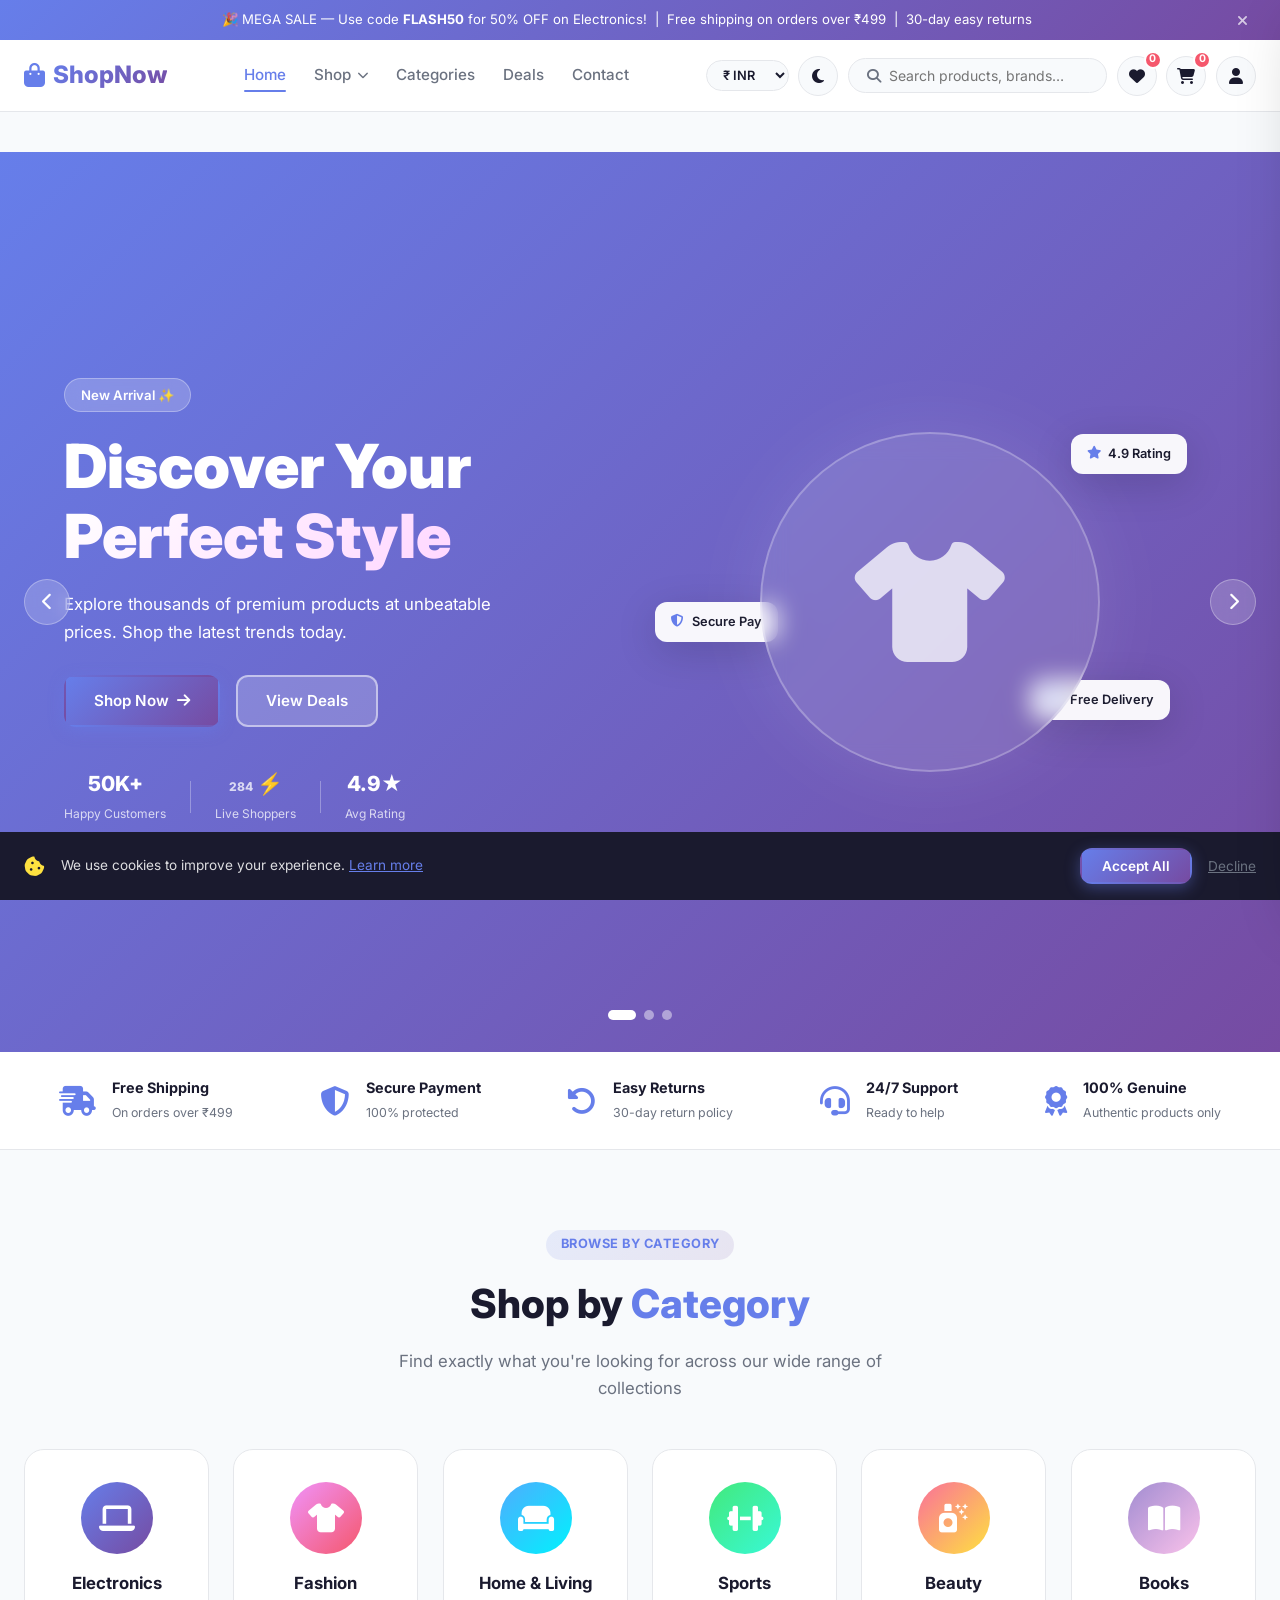
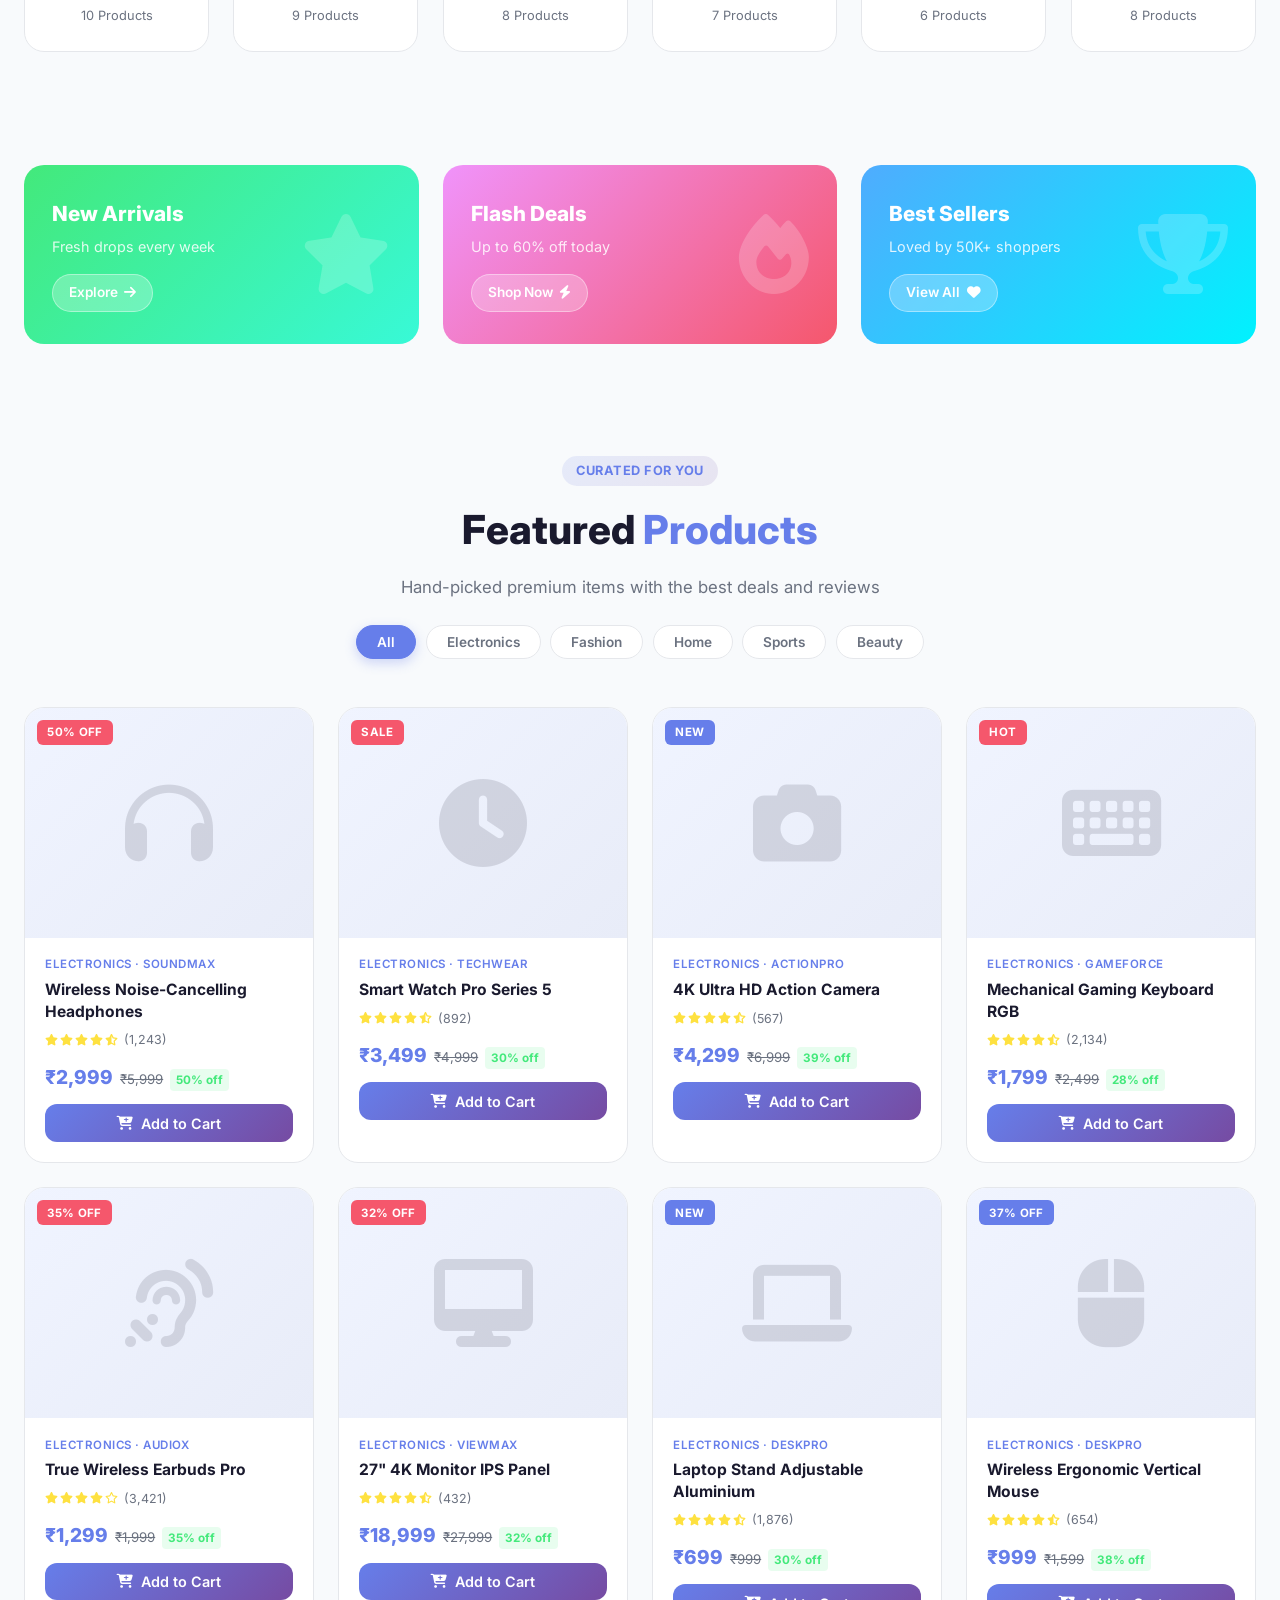
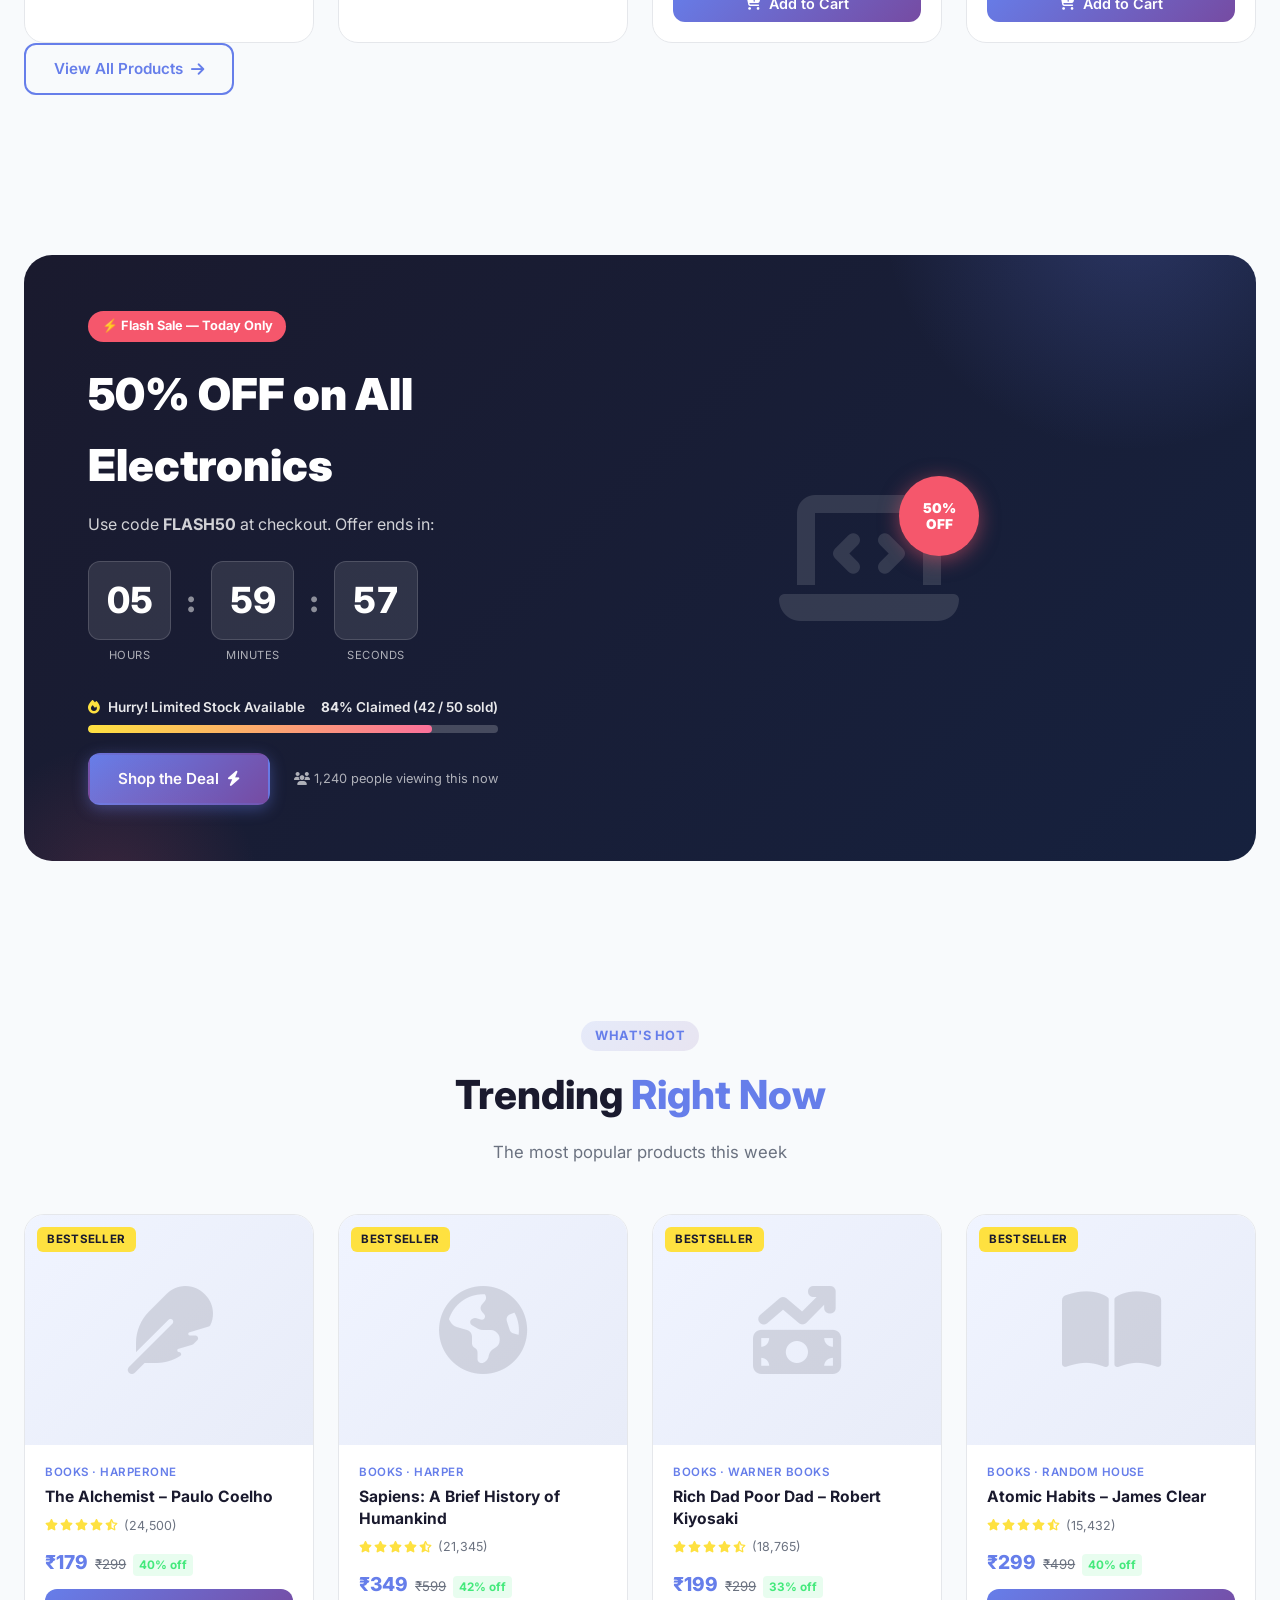
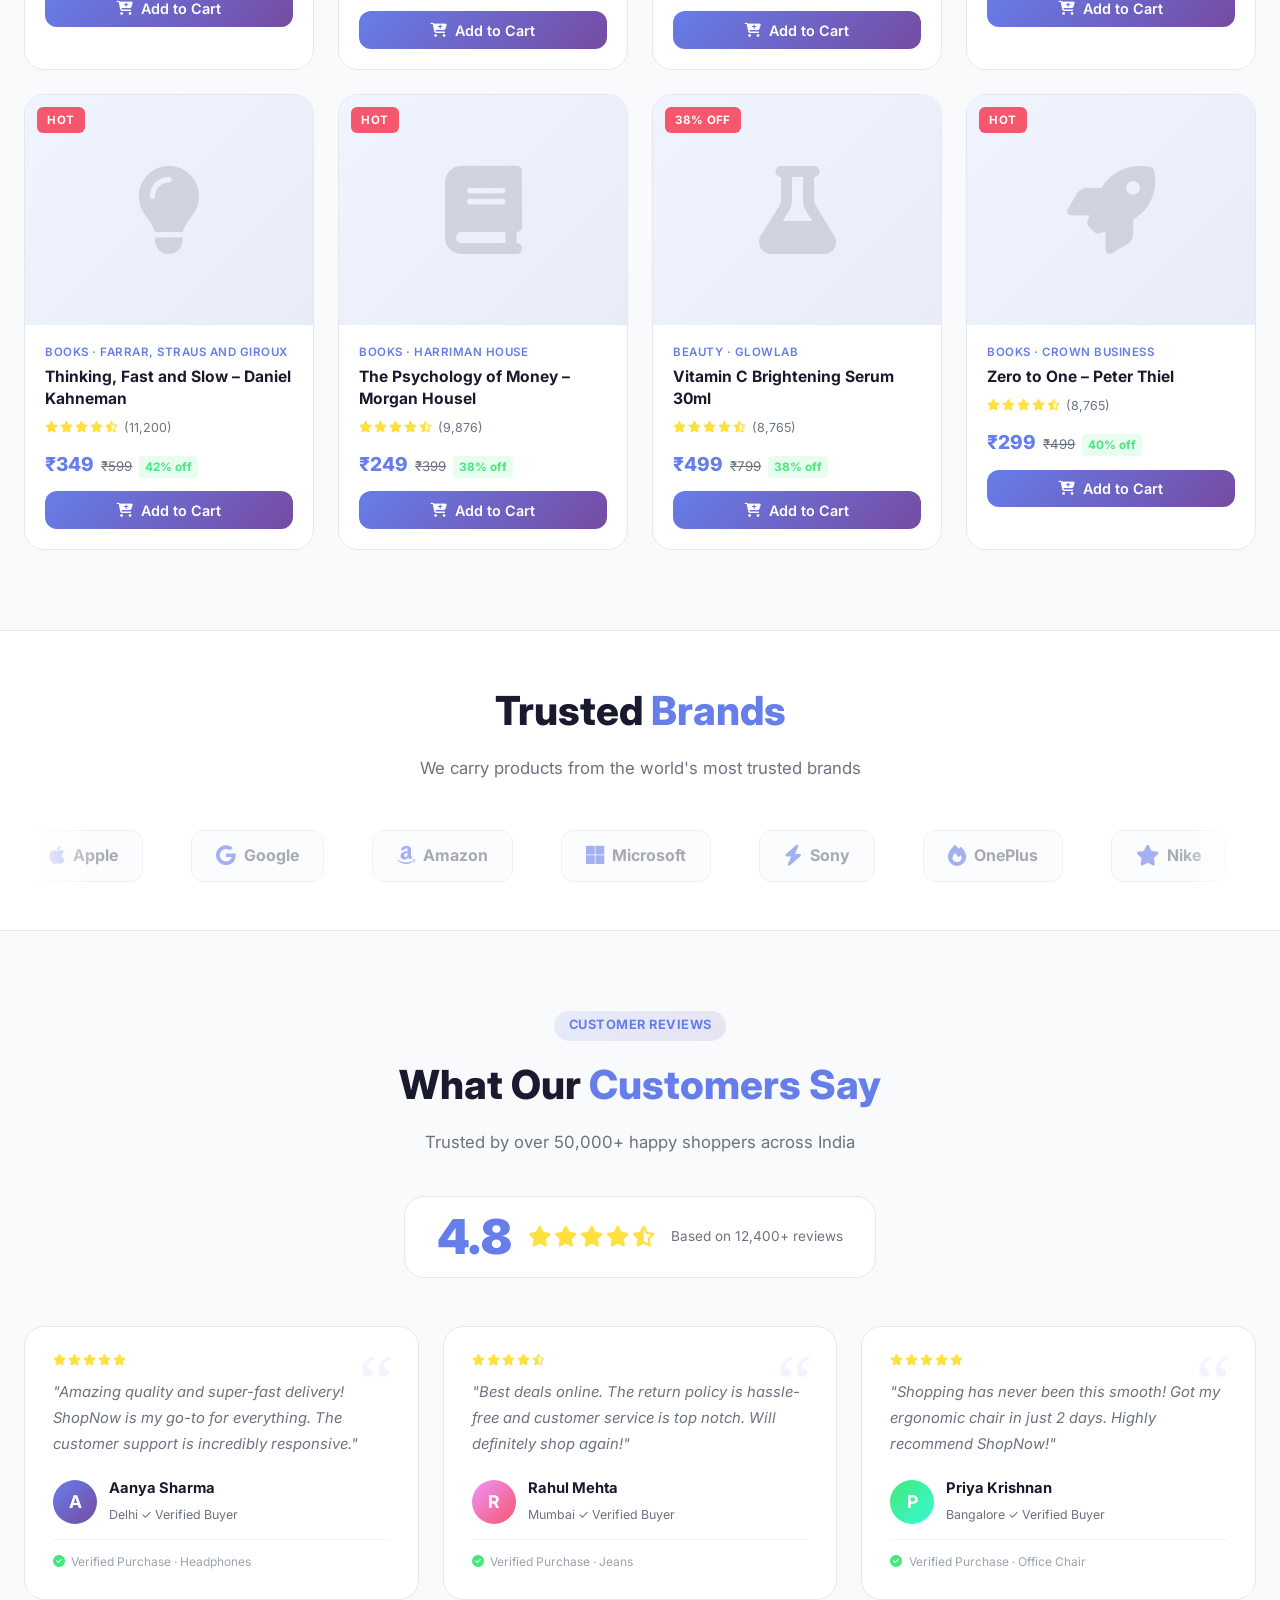
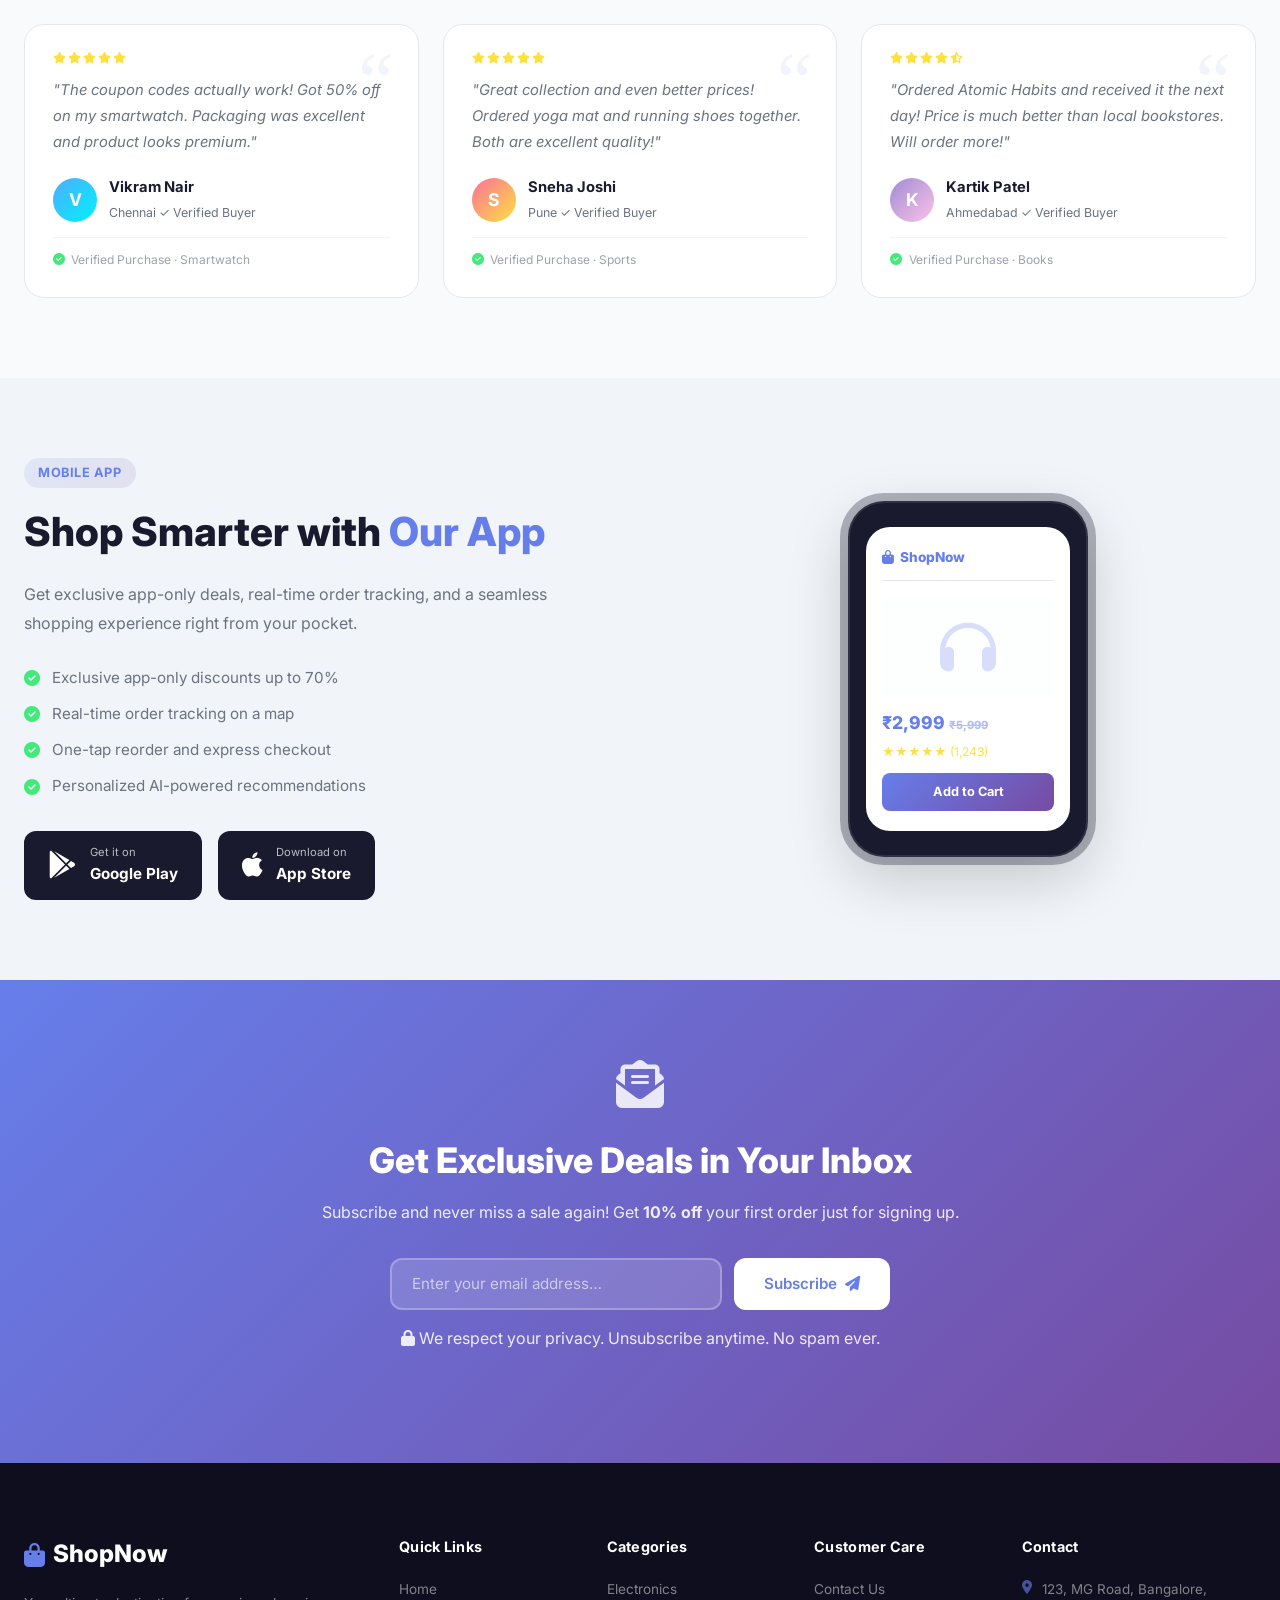
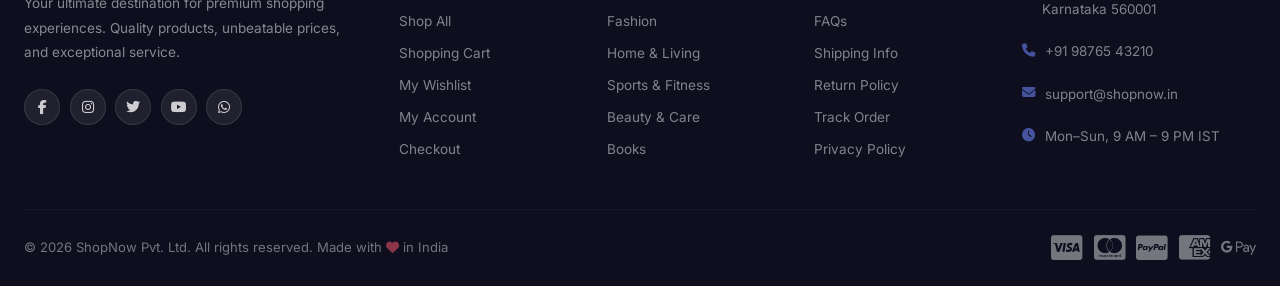
<file: index.html>
<!DOCTYPE html>
<html lang="en">
<head>
  <meta charset="UTF-8" />
  <meta name="viewport" content="width=device-width, initial-scale=1.0" />
  <meta name="description" content="ShopNow – India's best online shopping destination. Explore electronics, fashion, home decor, sports gear, beauty and books at unbeatable prices." />
  <meta name="theme-color" content="#667eea" />
  <title>ShopNow – Modern Shopping</title>
  <link rel="stylesheet" href="css/style.css" />
  <link rel="stylesheet" href="css/animations.css" />
  <link rel="stylesheet" href="https://cdnjs.cloudflare.com/ajax/libs/font-awesome/6.5.0/css/all.min.css" />
  <link href="https://fonts.googleapis.com/css2?family=Inter:wght@300;400;500;600;700;800;900&display=swap" rel="stylesheet" />
</head>
<body>

  <!-- ===== ANNOUNCEMENT BAR ===== -->
  <div class="announcement-bar" id="announcementBar">
    <div class="announcement-inner">
      <span>🎉 MEGA SALE — Use code <strong>FLASH50</strong> for 50% OFF on Electronics! &nbsp;|&nbsp; Free shipping on orders over ₹499 &nbsp;|&nbsp; 30-day easy returns</span>
    </div>
    <button class="announcement-close" id="closeAnnouncement" title="Close"><i class="fas fa-times"></i></button>
  </div>

  <!-- ===== NAVBAR ===== -->
  <header class="navbar" id="navbar">
    <div class="nav-container">
      <a href="index.html" class="logo">
        <i class="fas fa-shopping-bag"></i>
        <span>ShopNow</span>
      </a>

      <nav class="nav-links" id="navLinks">
        <a href="index.html" class="active">Home</a>
        <div class="nav-dropdown">
          <a href="shop.html" class="dropdown-trigger">Shop <i class="fas fa-chevron-down fa-xs"></i></a>
          <div class="dropdown-menu">
            <a href="shop.html?cat=electronics"><i class="fas fa-laptop"></i> Electronics</a>
            <a href="shop.html?cat=fashion"><i class="fas fa-tshirt"></i> Fashion</a>
            <a href="shop.html?cat=home"><i class="fas fa-couch"></i> Home &amp; Living</a>
            <a href="shop.html?cat=sports"><i class="fas fa-dumbbell"></i> Sports</a>
            <a href="shop.html?cat=beauty"><i class="fas fa-spray-can-sparkles"></i> Beauty</a>
            <a href="shop.html?cat=books"><i class="fas fa-book-open"></i> Books</a>
          </div>
        </div>
        <a href="index.html#categories">Categories</a>
        <a href="index.html#deals">Deals</a>
        <a href="contact.html">Contact</a>
      </nav>

      <div class="nav-actions">
        <div class="currency-select-wrap">
          <select class="currency-select" aria-label="Select Currency">
            <option value="INR">₹ INR</option>
            <option value="USD">$ USD</option>
            <option value="EUR">€ EUR</option>
            <option value="GBP">£ GBP</option>
          </select>
        </div>
        <button class="theme-toggle-btn" title="Toggle Theme" aria-label="Toggle Dark/Light Mode">
          <i class="fas fa-moon"></i>
        </button>
        <div class="search-bar" id="searchBarDesktop">
          <i class="fas fa-search"></i>
          <input type="text" id="searchInput" placeholder="Search products, brands…" autocomplete="off" />
          <div class="search-suggestions" id="searchSuggestions"></div>
        </div>
        <button class="icon-btn search-mobile-btn" id="searchMobileBtn" title="Search">
          <i class="fas fa-search"></i>
        </button>
        <a href="wishlist.html" class="icon-btn" title="Wishlist">
          <i class="fas fa-heart"></i>
          <span class="badge" id="wishlistBadge">0</span>
        </a>
        <a href="cart.html" class="icon-btn cart-icon-btn" title="Cart" id="cartNavBtn">
          <i class="fas fa-shopping-cart"></i>
          <span class="badge" id="cartBadge">0</span>
        </a>
        <a href="account.html" class="icon-btn" title="Account">
          <i class="fas fa-user"></i>
        </a>
        <button class="hamburger" id="hamburger" aria-label="Menu">
          <span></span><span></span><span></span>
        </button>
      </div>
    </div>
    <!-- Mobile Search Bar -->
    <div class="mobile-search-bar" id="mobileSearchBar">
      <input type="text" id="mobileSearchInput" placeholder="Search products…" />
      <button id="mobileSearchSubmit"><i class="fas fa-search"></i></button>
      <button id="mobileSearchClose"><i class="fas fa-times"></i></button>
    </div>
  </header>

  <!-- ===== HERO ===== -->
  <section class="hero" id="home">
    <div class="hero-slides">
      <div class="slide active" style="background: linear-gradient(135deg, #667eea 0%, #764ba2 100%);">
        <div class="slide-content">
          <div id="heroUserGreeting" style="display:none;background:rgba(255,255,255,0.18);padding:.35rem .85rem;border-radius:20px;font-size:.85rem;margin-bottom:.75rem;backdrop-filter:blur(6px);color:#fff;"></div>
          <span class="badge-tag">New Arrival ✨</span>
          <h1>Discover Your <br/><span class="gradient-text">Perfect Style</span></h1>
          <p>Explore thousands of premium products at unbeatable prices. Shop the latest trends today.</p>
          <div class="hero-btns">
            <a href="shop.html" class="btn btn-primary">Shop Now <i class="fas fa-arrow-right"></i></a>
            <a href="#deals" class="btn btn-outline-hero">View Deals</a>
          </div>
          <div class="hero-stats">
            <div class="hero-stat"><strong>50K+</strong><span>Happy Customers</span></div>
            <div class="hero-stat-divider"></div>
            <div class="hero-stat"><strong><span id="liveShoppersCount">284</span> ⚡</strong><span>Live Shoppers</span></div>
            <div class="hero-stat-divider"></div>
            <div class="hero-stat"><strong>4.9★</strong><span>Avg Rating</span></div>
          </div>
        </div>
        <div class="slide-visual">
          <div class="floating-card card-1"><i class="fas fa-star"></i> 4.9 Rating</div>
          <div class="floating-card card-2"><i class="fas fa-truck"></i> Free Delivery</div>
          <div class="floating-card card-3"><i class="fas fa-shield-halved"></i> Secure Pay</div>
          <div class="hero-image-circle">
            <i class="fas fa-tshirt hero-icon"></i>
          </div>
        </div>
      </div>
      <div class="slide" style="background: linear-gradient(135deg, #f093fb 0%, #f5576c 100%);">
        <div class="slide-content">
          <span class="badge-tag">Hot Deals 🔥</span>
          <h1>Up to <span class="gradient-text">50% OFF</span><br/>Electronics</h1>
          <p>Grab the best deals on laptops, phones, and gadgets. Limited time offer!</p>
          <div class="hero-btns">
            <a href="shop.html?cat=electronics" class="btn btn-primary">Grab Deal <i class="fas fa-bolt"></i></a>
            <a href="#deals" class="btn btn-outline-hero">See All Deals</a>
          </div>
          <div class="hero-stats">
            <div class="hero-stat"><strong>250+</strong><span>Electronics</span></div>
            <div class="hero-stat-divider"></div>
            <div class="hero-stat"><strong>50%</strong><span>Max Discount</span></div>
            <div class="hero-stat-divider"></div>
            <div class="hero-stat"><strong>1-Day</strong><span>Express Delivery</span></div>
          </div>
        </div>
        <div class="slide-visual">
          <div class="floating-card card-1"><i class="fas fa-percentage"></i> 50% OFF</div>
          <div class="floating-card card-2"><i class="fas fa-clock"></i> Limited Time</div>
          <div class="floating-card card-3"><i class="fas fa-headphones"></i> Best Brands</div>
          <div class="hero-image-circle"><i class="fas fa-laptop hero-icon"></i></div>
        </div>
      </div>
      <div class="slide" style="background: linear-gradient(135deg, #4facfe 0%, #00f2fe 100%);">
        <div class="slide-content">
          <span class="badge-tag">Trending Now 📈</span>
          <h1>Summer <span class="gradient-text">Collection</span><br/>2026</h1>
          <p>Fresh styles for every occasion. Be the trendsetter with our exclusive summer picks.</p>
          <div class="hero-btns">
            <a href="shop.html?cat=fashion" class="btn btn-primary">Explore <i class="fas fa-sun"></i></a>
            <a href="#categories" class="btn btn-outline-hero">View Categories</a>
          </div>
          <div class="hero-stats">
            <div class="hero-stat"><strong>400+</strong><span>Fashion Items</span></div>
            <div class="hero-stat-divider"></div>
            <div class="hero-stat"><strong>2K+</strong><span>Wishlisted</span></div>
            <div class="hero-stat-divider"></div>
            <div class="hero-stat"><strong>New</strong><span>Every Week</span></div>
          </div>
        </div>
        <div class="slide-visual">
          <div class="floating-card card-1"><i class="fas fa-heart"></i> 2K+ Wishlisted</div>
          <div class="floating-card card-2"><i class="fas fa-tag"></i> New Season</div>
          <div class="floating-card card-3"><i class="fas fa-award"></i> Premium Quality</div>
          <div class="hero-image-circle"><i class="fas fa-sun hero-icon"></i></div>
        </div>
      </div>
    </div>
    <div class="slide-dots">
      <button class="dot active" data-slide="0"></button>
      <button class="dot" data-slide="1"></button>
      <button class="dot" data-slide="2"></button>
    </div>
    <button class="slide-arrow prev" id="prevSlide"><i class="fas fa-chevron-left"></i></button>
    <button class="slide-arrow next" id="nextSlide"><i class="fas fa-chevron-right"></i></button>
  </section>

  <!-- ===== TRUST BADGES ===== -->
  <section class="trust-bar">
    <div class="container">
      <div class="trust-item"><i class="fas fa-truck-fast"></i><div><strong>Free Shipping</strong><span>On orders over ₹499</span></div></div>
      <div class="trust-item"><i class="fas fa-shield-halved"></i><div><strong>Secure Payment</strong><span>100% protected</span></div></div>
      <div class="trust-item"><i class="fas fa-rotate-left"></i><div><strong>Easy Returns</strong><span>30-day return policy</span></div></div>
      <div class="trust-item"><i class="fas fa-headset"></i><div><strong>24/7 Support</strong><span>Ready to help</span></div></div>
      <div class="trust-item"><i class="fas fa-award"></i><div><strong>100% Genuine</strong><span>Authentic products only</span></div></div>
    </div>
  </section>

  <!-- ===== CATEGORIES ===== -->
  <section class="categories section" id="categories">
    <div class="container">
      <div class="section-header">
        <span class="section-tag">Browse by Category</span>
        <h2>Shop by <span class="highlight">Category</span></h2>
        <p>Find exactly what you're looking for across our wide range of collections</p>
      </div>
      <div class="categories-grid">
        <a href="shop.html?cat=electronics" class="cat-card">
          <div class="cat-icon" style="background:linear-gradient(135deg,#667eea,#764ba2)"><i class="fas fa-laptop"></i></div>
          <h3>Electronics</h3><span>250+ Products</span>
          <div class="cat-arrow"><i class="fas fa-arrow-right"></i></div>
        </a>
        <a href="shop.html?cat=fashion" class="cat-card">
          <div class="cat-icon" style="background:linear-gradient(135deg,#f093fb,#f5576c)"><i class="fas fa-tshirt"></i></div>
          <h3>Fashion</h3><span>400+ Products</span>
          <div class="cat-arrow"><i class="fas fa-arrow-right"></i></div>
        </a>
        <a href="shop.html?cat=home" class="cat-card">
          <div class="cat-icon" style="background:linear-gradient(135deg,#4facfe,#00f2fe)"><i class="fas fa-couch"></i></div>
          <h3>Home &amp; Living</h3><span>180+ Products</span>
          <div class="cat-arrow"><i class="fas fa-arrow-right"></i></div>
        </a>
        <a href="shop.html?cat=sports" class="cat-card">
          <div class="cat-icon" style="background:linear-gradient(135deg,#43e97b,#38f9d7)"><i class="fas fa-dumbbell"></i></div>
          <h3>Sports</h3><span>120+ Products</span>
          <div class="cat-arrow"><i class="fas fa-arrow-right"></i></div>
        </a>
        <a href="shop.html?cat=beauty" class="cat-card">
          <div class="cat-icon" style="background:linear-gradient(135deg,#fa709a,#fee140)"><i class="fas fa-spray-can-sparkles"></i></div>
          <h3>Beauty</h3><span>90+ Products</span>
          <div class="cat-arrow"><i class="fas fa-arrow-right"></i></div>
        </a>
        <a href="shop.html?cat=books" class="cat-card">
          <div class="cat-icon" style="background:linear-gradient(135deg,#a18cd1,#fbc2eb)"><i class="fas fa-book-open"></i></div>
          <h3>Books</h3><span>500+ Products</span>
          <div class="cat-arrow"><i class="fas fa-arrow-right"></i></div>
        </a>
      </div>
    </div>
  </section>

  <!-- ===== BANNER STRIP ===== -->
  <section class="banner-strip">
    <div class="container">
      <div class="banner-cards">
        <div class="banner-card" style="background:linear-gradient(135deg,#43e97b,#38f9d7)">
          <div class="banner-card-text">
            <h4>New Arrivals</h4><p>Fresh drops every week</p>
            <a href="shop.html" class="btn-banner">Explore <i class="fas fa-arrow-right"></i></a>
          </div>
          <i class="fas fa-star banner-card-icon"></i>
        </div>
        <div class="banner-card" style="background:linear-gradient(135deg,#f093fb,#f5576c)">
          <div class="banner-card-text">
            <h4>Flash Deals</h4><p>Up to 60% off today</p>
            <a href="#deals" class="btn-banner">Shop Now <i class="fas fa-bolt"></i></a>
          </div>
          <i class="fas fa-fire banner-card-icon"></i>
        </div>
        <div class="banner-card" style="background:linear-gradient(135deg,#4facfe,#00f2fe)">
          <div class="banner-card-text">
            <h4>Best Sellers</h4><p>Loved by 50K+ shoppers</p>
            <a href="shop.html" class="btn-banner">View All <i class="fas fa-heart"></i></a>
          </div>
          <i class="fas fa-trophy banner-card-icon"></i>
        </div>
      </div>
    </div>
  </section>

  <!-- ===== FEATURED PRODUCTS ===== -->
  <section class="products section" id="featured">
    <div class="container">
      <div class="section-header">
        <span class="section-tag">Curated For You</span>
        <h2>Featured <span class="highlight">Products</span></h2>
        <p>Hand-picked premium items with the best deals and reviews</p>
        <div class="filter-tabs">
          <button class="tab active" data-filter="all">All</button>
          <button class="tab" data-filter="electronics">Electronics</button>
          <button class="tab" data-filter="fashion">Fashion</button>
          <button class="tab" data-filter="home">Home</button>
          <button class="tab" data-filter="sports">Sports</button>
          <button class="tab" data-filter="beauty">Beauty</button>
        </div>
      </div>
      <div class="products-grid" id="productsGrid"></div>
      <div class="load-more-wrap">
        <a href="shop.html" class="btn btn-outline">View All Products <i class="fas fa-arrow-right"></i></a>
      </div>
    </div>
  </section>

  <!-- ===== DEALS BANNER ===== -->
  <section class="deals-banner section" id="deals">
    <div class="container">
      <div class="deal-card big-deal">
        <div class="deal-content">
          <span class="deal-tag">⚡ Flash Sale — Today Only</span>
          <h2>50% OFF on All <br/>Electronics</h2>
          <p>Use code <strong>FLASH50</strong> at checkout. Offer ends in:</p>
          <div class="countdown" id="countdown">
            <div class="time-block"><span id="hours">00</span><label>Hours</label></div>
            <div class="time-sep">:</div>
            <div class="time-block"><span id="minutes">00</span><label>Minutes</label></div>
            <div class="time-sep">:</div>
            <div class="time-block"><span id="seconds">00</span><label>Seconds</label></div>
          </div>
          <!-- Stock Progress Bar -->
          <div class="deal-stock-progress">
            <div style="display:flex;justify-content:space-between;font-size:.85rem;font-weight:600;color:rgba(255,255,255,.9);margin-bottom:.3rem;">
              <span><i class="fas fa-fire" style="color:#fee140;margin-right:.3rem"></i> Hurry! Limited Stock Available</span>
              <span><strong>84%</strong> Claimed (42 / 50 sold)</span>
            </div>
            <div class="deal-stock-bar-outer">
              <div class="deal-stock-bar-inner" style="width:84%"></div>
            </div>
          </div>
          <div class="deal-actions">
            <a href="shop.html?cat=electronics" class="btn btn-primary">Shop the Deal <i class="fas fa-bolt"></i></a>
            <span class="deal-note"><i class="fas fa-users"></i> 1,240 people viewing this now</span>
          </div>
        </div>
        <div class="deal-image">
          <div class="deal-icon-wrap">
            <i class="fas fa-laptop-code deal-icon"></i>
            <div class="deal-badge-big">50%<br/>OFF</div>
          </div>
        </div>
      </div>
    </div>
  </section>

  <!-- ===== TRENDING PRODUCTS ===== -->
  <section class="section" id="trending">
    <div class="container">
      <div class="section-header">
        <span class="section-tag">What's Hot</span>
        <h2>Trending <span class="highlight">Right Now</span></h2>
        <p>The most popular products this week</p>
      </div>
      <div class="products-grid" id="trendingGrid"></div>
    </div>
  </section>

  <!-- ===== BRANDS MARQUEE ===== -->
  <section class="brands-section">
    <div class="container">
      <div class="section-header">
        <h2>Trusted <span class="highlight">Brands</span></h2>
        <p>We carry products from the world's most trusted brands</p>
      </div>
      <div class="brands-marquee">
        <div class="brands-track">
          <span class="brand-logo"><i class="fab fa-apple"></i> Apple</span>
          <span class="brand-logo"><i class="fab fa-google"></i> Google</span>
          <span class="brand-logo"><i class="fab fa-amazon"></i> Amazon</span>
          <span class="brand-logo"><i class="fab fa-microsoft"></i> Microsoft</span>
          <span class="brand-logo"><i class="fas fa-bolt"></i> Sony</span>
          <span class="brand-logo"><i class="fas fa-fire"></i> OnePlus</span>
          <span class="brand-logo"><i class="fas fa-star"></i> Nike</span>
          <span class="brand-logo"><i class="fas fa-circle"></i> Adidas</span>
          <span class="brand-logo"><i class="fab fa-apple"></i> Apple</span>
          <span class="brand-logo"><i class="fab fa-google"></i> Google</span>
          <span class="brand-logo"><i class="fab fa-amazon"></i> Amazon</span>
          <span class="brand-logo"><i class="fab fa-microsoft"></i> Microsoft</span>
          <span class="brand-logo"><i class="fas fa-bolt"></i> Sony</span>
          <span class="brand-logo"><i class="fas fa-fire"></i> OnePlus</span>
        </div>
      </div>
    </div>
  </section>

  <!-- ===== TESTIMONIALS ===== -->
  <section class="testimonials section">
    <div class="container">
      <div class="section-header">
        <span class="section-tag">Customer Reviews</span>
        <h2>What Our <span class="highlight">Customers Say</span></h2>
        <p>Trusted by over 50,000+ happy shoppers across India</p>
        <div class="overall-rating">
          <div class="big-rating">4.8</div>
          <div class="big-stars">
            <i class="fas fa-star"></i><i class="fas fa-star"></i><i class="fas fa-star"></i>
            <i class="fas fa-star"></i><i class="fas fa-star-half-stroke"></i>
          </div>
          <span>Based on 12,400+ reviews</span>
        </div>
      </div>
      <div class="testimonials-grid">
        <div class="testimonial-card">
          <div class="stars"><i class="fas fa-star"></i><i class="fas fa-star"></i><i class="fas fa-star"></i><i class="fas fa-star"></i><i class="fas fa-star"></i></div>
          <p>"Amazing quality and super-fast delivery! ShopNow is my go-to for everything. The customer support is incredibly responsive."</p>
          <div class="reviewer"><div class="avatar" style="background:linear-gradient(135deg,#667eea,#764ba2)">A</div><div><strong>Aanya Sharma</strong><span>Delhi ✓ Verified Buyer</span></div></div>
          <div class="review-meta"><i class="fas fa-check-circle"></i> Verified Purchase · Headphones</div>
        </div>
        <div class="testimonial-card">
          <div class="stars"><i class="fas fa-star"></i><i class="fas fa-star"></i><i class="fas fa-star"></i><i class="fas fa-star"></i><i class="fas fa-star-half-stroke"></i></div>
          <p>"Best deals online. The return policy is hassle-free and customer service is top notch. Will definitely shop again!"</p>
          <div class="reviewer"><div class="avatar" style="background:linear-gradient(135deg,#f093fb,#f5576c)">R</div><div><strong>Rahul Mehta</strong><span>Mumbai ✓ Verified Buyer</span></div></div>
          <div class="review-meta"><i class="fas fa-check-circle"></i> Verified Purchase · Jeans</div>
        </div>
        <div class="testimonial-card">
          <div class="stars"><i class="fas fa-star"></i><i class="fas fa-star"></i><i class="fas fa-star"></i><i class="fas fa-star"></i><i class="fas fa-star"></i></div>
          <p>"Shopping has never been this smooth! Got my ergonomic chair in just 2 days. Highly recommend ShopNow!"</p>
          <div class="reviewer"><div class="avatar" style="background:linear-gradient(135deg,#43e97b,#38f9d7)">P</div><div><strong>Priya Krishnan</strong><span>Bangalore ✓ Verified Buyer</span></div></div>
          <div class="review-meta"><i class="fas fa-check-circle"></i> Verified Purchase · Office Chair</div>
        </div>
        <div class="testimonial-card">
          <div class="stars"><i class="fas fa-star"></i><i class="fas fa-star"></i><i class="fas fa-star"></i><i class="fas fa-star"></i><i class="fas fa-star"></i></div>
          <p>"The coupon codes actually work! Got 50% off on my smartwatch. Packaging was excellent and product looks premium."</p>
          <div class="reviewer"><div class="avatar" style="background:linear-gradient(135deg,#4facfe,#00f2fe)">V</div><div><strong>Vikram Nair</strong><span>Chennai ✓ Verified Buyer</span></div></div>
          <div class="review-meta"><i class="fas fa-check-circle"></i> Verified Purchase · Smartwatch</div>
        </div>
        <div class="testimonial-card">
          <div class="stars"><i class="fas fa-star"></i><i class="fas fa-star"></i><i class="fas fa-star"></i><i class="fas fa-star"></i><i class="fas fa-star"></i></div>
          <p>"Great collection and even better prices! Ordered yoga mat and running shoes together. Both are excellent quality!"</p>
          <div class="reviewer"><div class="avatar" style="background:linear-gradient(135deg,#fa709a,#fee140)">S</div><div><strong>Sneha Joshi</strong><span>Pune ✓ Verified Buyer</span></div></div>
          <div class="review-meta"><i class="fas fa-check-circle"></i> Verified Purchase · Sports</div>
        </div>
        <div class="testimonial-card">
          <div class="stars"><i class="fas fa-star"></i><i class="fas fa-star"></i><i class="fas fa-star"></i><i class="fas fa-star"></i><i class="fas fa-star-half-stroke"></i></div>
          <p>"Ordered Atomic Habits and received it the next day! Price is much better than local bookstores. Will order more!"</p>
          <div class="reviewer"><div class="avatar" style="background:linear-gradient(135deg,#a18cd1,#fbc2eb)">K</div><div><strong>Kartik Patel</strong><span>Ahmedabad ✓ Verified Buyer</span></div></div>
          <div class="review-meta"><i class="fas fa-check-circle"></i> Verified Purchase · Books</div>
        </div>
      </div>
    </div>
  </section>

  <!-- ===== APP SECTION ===== -->
  <section class="app-section section">
    <div class="container">
      <div class="app-layout">
        <div class="app-content">
          <span class="section-tag">Mobile App</span>
          <h2>Shop Smarter with <span class="highlight">Our App</span></h2>
          <p>Get exclusive app-only deals, real-time order tracking, and a seamless shopping experience right from your pocket.</p>
          <ul class="app-features">
            <li><i class="fas fa-check-circle"></i> Exclusive app-only discounts up to 70%</li>
            <li><i class="fas fa-check-circle"></i> Real-time order tracking on a map</li>
            <li><i class="fas fa-check-circle"></i> One-tap reorder and express checkout</li>
            <li><i class="fas fa-check-circle"></i> Personalized AI-powered recommendations</li>
          </ul>
          <div class="app-buttons">
            <a href="#" class="app-btn"><i class="fab fa-google-play"></i><div><span>Get it on</span><strong>Google Play</strong></div></a>
            <a href="#" class="app-btn"><i class="fab fa-apple"></i><div><span>Download on</span><strong>App Store</strong></div></a>
          </div>
        </div>
        <div class="app-mockup">
          <div class="phone-mockup">
            <div class="phone-screen">
              <div class="phone-header"><i class="fas fa-shopping-bag"></i> ShopNow</div>
              <div class="phone-product"><i class="fas fa-headphones"></i></div>
              <div class="phone-price">₹2,999 <s style="font-size:.7rem;opacity:.5">₹5,999</s></div>
              <div class="phone-rating">★★★★★ (1,243)</div>
              <div class="phone-btn">Add to Cart</div>
            </div>
          </div>
        </div>
      </div>
    </div>
  </section>

  <!-- ===== RECENTLY VIEWED SHELF ===== -->
  <div class="container" id="homeRecentlyViewed" style="display:none;margin-top:2rem;"></div>

  <!-- ===== NEWSLETTER ===== -->
  <section class="newsletter">
    <div class="container">
      <div class="newsletter-content">
        <i class="fas fa-envelope-open-text"></i>
        <h2>Get Exclusive Deals in Your Inbox</h2>
        <p>Subscribe and never miss a sale again! Get <strong>10% off</strong> your first order just for signing up.</p>
        <form class="newsletter-form" id="newsletterForm">
          <input type="email" placeholder="Enter your email address…" required />
          <button type="submit" class="btn btn-primary">Subscribe <i class="fas fa-paper-plane"></i></button>
        </form>
        <p class="newsletter-note"><i class="fas fa-lock"></i> We respect your privacy. Unsubscribe anytime. No spam ever.</p>
      </div>
    </div>
  </section>

  <!-- ===== FOOTER ===== -->
  <footer class="footer">
    <div class="container">
      <div class="footer-grid">
        <div class="footer-brand">
          <a href="index.html" class="logo"><i class="fas fa-shopping-bag"></i> ShopNow</a>
          <p>Your ultimate destination for premium shopping experiences. Quality products, unbeatable prices, and exceptional service.</p>
          <div class="social-links">
            <a href="#" title="Facebook"><i class="fab fa-facebook-f"></i></a>
            <a href="#" title="Instagram"><i class="fab fa-instagram"></i></a>
            <a href="#" title="Twitter"><i class="fab fa-twitter"></i></a>
            <a href="#" title="YouTube"><i class="fab fa-youtube"></i></a>
            <a href="#" title="WhatsApp"><i class="fab fa-whatsapp"></i></a>
          </div>
        </div>
        <div class="footer-links">
          <h4>Quick Links</h4>
          <ul>
            <li><a href="index.html">Home</a></li>
            <li><a href="shop.html">Shop All</a></li>
            <li><a href="cart.html">Shopping Cart</a></li>
            <li><a href="wishlist.html">My Wishlist</a></li>
            <li><a href="account.html">My Account</a></li>
            <li><a href="checkout.html">Checkout</a></li>
          </ul>
        </div>
        <div class="footer-links">
          <h4>Categories</h4>
          <ul>
            <li><a href="shop.html?cat=electronics">Electronics</a></li>
            <li><a href="shop.html?cat=fashion">Fashion</a></li>
            <li><a href="shop.html?cat=home">Home &amp; Living</a></li>
            <li><a href="shop.html?cat=sports">Sports &amp; Fitness</a></li>
            <li><a href="shop.html?cat=beauty">Beauty &amp; Care</a></li>
            <li><a href="shop.html?cat=books">Books</a></li>
          </ul>
        </div>
        <div class="footer-links">
          <h4>Customer Care</h4>
          <ul>
            <li><a href="contact.html">Contact Us</a></li>
            <li><a href="#">FAQs</a></li>
            <li><a href="#">Shipping Info</a></li>
            <li><a href="#">Return Policy</a></li>
            <li><a href="#">Track Order</a></li>
            <li><a href="#">Privacy Policy</a></li>
          </ul>
        </div>
        <div class="footer-links">
          <h4>Contact</h4>
          <ul class="contact-list">
            <li><i class="fas fa-map-marker-alt"></i> 123, MG Road, Bangalore, Karnataka 560001</li>
            <li><i class="fas fa-phone"></i> +91 98765 43210</li>
            <li><i class="fas fa-envelope"></i> support@shopnow.in</li>
            <li><i class="fas fa-clock"></i> Mon–Sun, 9 AM – 9 PM IST</li>
          </ul>
        </div>
      </div>
      <div class="footer-bottom">
        <p>© 2026 ShopNow Pvt. Ltd. All rights reserved. Made with <i class="fas fa-heart" style="color:#f5576c"></i> in India</p>
        <div class="payment-icons">
          <i class="fab fa-cc-visa" title="Visa"></i>
          <i class="fab fa-cc-mastercard" title="Mastercard"></i>
          <i class="fab fa-cc-paypal" title="PayPal"></i>
          <i class="fab fa-cc-amex" title="Amex"></i>
          <i class="fab fa-google-pay" title="Google Pay"></i>
        </div>
      </div>
    </div>
  </footer>

  <!-- ===== CART SIDEBAR (fly-out) ===== -->
  <div class="cart-sidebar-overlay" id="cartOverlay"></div>
  <aside class="cart-sidebar" id="cartSidebarEl">
    <div class="cart-sidebar-header">
      <h3><i class="fas fa-shopping-cart"></i> My Cart (<span id="sideCartCount">0</span>)</h3>
      <button id="closeSideCart"><i class="fas fa-times"></i></button>
    </div>
    <div class="cart-sidebar-items" id="sideCartItems"></div>
    <div class="cart-sidebar-footer">
      <div class="side-cart-total">Total: <strong id="sideCartTotal">₹0</strong></div>
      <a href="cart.html" class="btn btn-outline full-width" style="margin-bottom:.5rem">View Full Cart</a>
      <a href="checkout.html" class="btn btn-primary full-width">Checkout <i class="fas fa-arrow-right"></i></a>
    </div>
  </aside>

  <!-- ===== QUICK VIEW MODAL CONTAINER ===== -->
  <div class="modal-overlay" id="quickViewModal"></div>

  <!-- ===== COMPARE DOCK CONTAINER ===== -->
  <div class="compare-dock" id="compareDock"></div>

  <!-- ===== TOAST ===== -->
  <div class="toast" id="toast"><i class="fas fa-check-circle"></i> <span id="toastMsg"></span></div>

  <!-- ===== BACK TO TOP ===== -->
  <button class="back-to-top" id="backToTop" title="Back to top"><i class="fas fa-arrow-up"></i></button>

  <!-- ===== COOKIE CONSENT ===== -->
  <div class="cookie-bar" id="cookieBar">
    <i class="fas fa-cookie-bite"></i>
    <p>We use cookies to improve your experience. <a href="#">Learn more</a></p>
    <button class="btn btn-primary" style="padding:.5rem 1.25rem;font-size:.85rem" id="acceptCookies">Accept All</button>
    <button id="declineCookies" style="background:none;color:var(--text-light);font-size:.85rem;text-decoration:underline">Decline</button>
  </div>

  <script src="js/data.js"></script>
  <script src="js/utils.js"></script>
  <script src="js/main.js"></script>
</body>
</html>
</file>
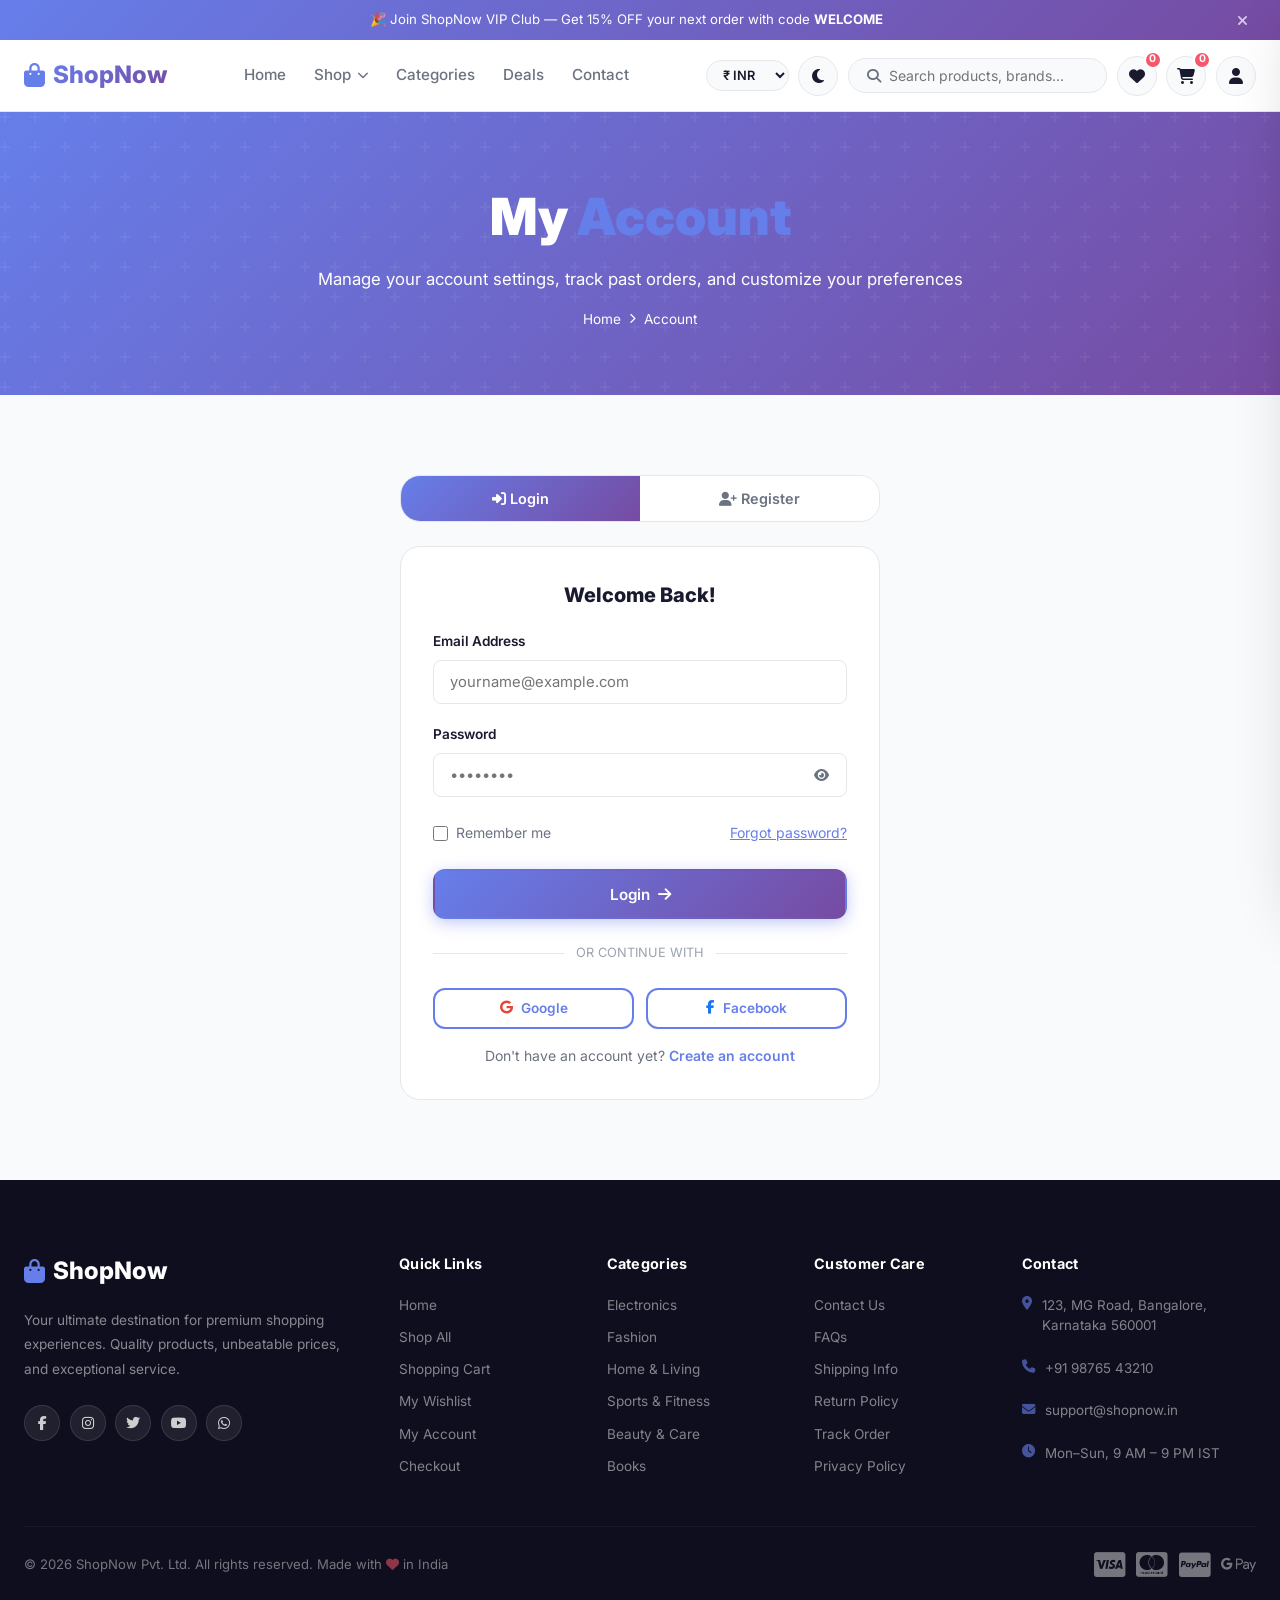
<file: account.html>
<!DOCTYPE html>
<html lang="en">
<head>
  <meta charset="UTF-8"/>
  <meta name="viewport" content="width=device-width, initial-scale=1.0"/>
  <meta name="description" content="Manage your ShopNow profile, track orders, save delivery addresses, and view your loyalty rewards."/>
  <meta name="theme-color" content="#667eea"/>
  <title>My Account &amp; Orders – ShopNow</title>
  <link rel="stylesheet" href="css/style.css"/>
  <link rel="stylesheet" href="css/animations.css"/>
  <link rel="stylesheet" href="https://cdnjs.cloudflare.com/ajax/libs/font-awesome/6.5.0/css/all.min.css"/>
  <link href="https://fonts.googleapis.com/css2?family=Inter:wght@300;400;500;600;700;800;900&display=swap" rel="stylesheet"/>
</head>
<body>

  <!-- ===== ANNOUNCEMENT BAR ===== -->
  <div class="announcement-bar" id="announcementBar">
    <div class="announcement-inner">
      <span>🎉 Join ShopNow VIP Club — Get 15% OFF your next order with code <strong>WELCOME</strong></span>
    </div>
    <button class="announcement-close" id="closeAnnouncement" title="Close"><i class="fas fa-times"></i></button>
  </div>

  <!-- ===== NAVBAR ===== -->
  <header class="navbar" id="navbar">
    <div class="nav-container">
      <a href="index.html" class="logo">
        <i class="fas fa-shopping-bag"></i>
        <span>ShopNow</span>
      </a>

      <nav class="nav-links" id="navLinks">
        <a href="index.html">Home</a>
        <div class="nav-dropdown">
          <a href="shop.html" class="dropdown-trigger">Shop <i class="fas fa-chevron-down fa-xs"></i></a>
          <div class="dropdown-menu">
            <a href="shop.html?cat=electronics"><i class="fas fa-laptop"></i> Electronics</a>
            <a href="shop.html?cat=fashion"><i class="fas fa-tshirt"></i> Fashion</a>
            <a href="shop.html?cat=home"><i class="fas fa-couch"></i> Home &amp; Living</a>
            <a href="shop.html?cat=sports"><i class="fas fa-dumbbell"></i> Sports</a>
            <a href="shop.html?cat=beauty"><i class="fas fa-spray-can-sparkles"></i> Beauty</a>
            <a href="shop.html?cat=books"><i class="fas fa-book-open"></i> Books</a>
          </div>
        </div>
        <a href="index.html#categories">Categories</a>
        <a href="index.html#deals">Deals</a>
        <a href="contact.html">Contact</a>
      </nav>

      <div class="nav-actions">
        <div class="currency-select-wrap">
          <select class="currency-select" aria-label="Select Currency">
            <option value="INR">₹ INR</option>
            <option value="USD">$ USD</option>
            <option value="EUR">€ EUR</option>
            <option value="GBP">£ GBP</option>
          </select>
        </div>
        <button class="theme-toggle-btn" title="Toggle Theme" aria-label="Toggle Dark/Light Mode">
          <i class="fas fa-moon"></i>
        </button>
        <div class="search-bar" id="searchBarDesktop">
          <i class="fas fa-search"></i>
          <input type="text" id="searchInput" placeholder="Search products, brands…" autocomplete="off"/>
          <div class="search-suggestions" id="searchSuggestions"></div>
        </div>
        <button class="icon-btn search-mobile-btn" id="searchMobileBtn" title="Search">
          <i class="fas fa-search"></i>
        </button>
        <a href="wishlist.html" class="icon-btn" title="Wishlist">
          <i class="fas fa-heart"></i>
          <span class="badge" id="wishlistBadge">0</span>
        </a>
        <a href="cart.html" class="icon-btn cart-icon-btn" title="Cart" id="cartNavBtn">
          <i class="fas fa-shopping-cart"></i>
          <span class="badge" id="cartBadge">0</span>
        </a>
        <a href="account.html" class="icon-btn active" title="Account">
          <i class="fas fa-user"></i>
        </a>
        <button class="hamburger" id="hamburger" aria-label="Menu">
          <span></span><span></span><span></span>
        </button>
      </div>
    </div>

    <!-- Mobile Search Bar -->
    <div class="mobile-search-bar" id="mobileSearchBar">
      <input type="text" id="mobileSearchInput" placeholder="Search products…"/>
      <button id="mobileSearchSubmit"><i class="fas fa-search"></i></button>
      <button id="mobileSearchClose"><i class="fas fa-times"></i></button>
    </div>
  </header>

  <!-- ===== PAGE HERO ===== -->
  <div class="page-hero">
    <h1>My <span class="highlight">Account</span></h1>
    <p>Manage your account settings, track past orders, and customize your preferences</p>
    <nav class="breadcrumb">
      <a href="index.html">Home</a>
      <i class="fas fa-chevron-right"></i>
      <span>Account</span>
    </nav>
  </div>

  <!-- ===== MAIN ACCOUNT SECTION ===== -->
  <section class="container section" id="accountSection">

    <!-- AUTHENTICATION PANELS (When logged out) -->
    <div id="authForms">
      <div class="auth-tabs">
        <button class="auth-tab active" id="loginTab"><i class="fas fa-sign-in-alt"></i> Login</button>
        <button class="auth-tab" id="registerTab"><i class="fas fa-user-plus"></i> Register</button>
      </div>

      <!-- Login Form -->
      <div class="auth-form-wrap" id="loginForm">
        <form id="loginFormEl">
          <h3 style="font-size:1.25rem;font-weight:800;margin-bottom:1.25rem;text-align:center;">Welcome Back!</h3>
          
          <div class="form-group">
            <label for="loginEmail">Email Address</label>
            <input type="email" id="loginEmail" placeholder="yourname@example.com" required/>
          </div>

          <div class="form-group">
            <label for="loginPass">Password</label>
            <div class="password-wrap">
              <input type="password" id="loginPass" placeholder="••••••••" required/>
              <button type="button" class="eye-btn" data-target="loginPass" title="Toggle visibility"><i class="fas fa-eye"></i></button>
            </div>
          </div>

          <div class="form-check-row">
            <label class="filter-check"><input type="checkbox" id="rememberMe"> Remember me</label>
            <a href="#" class="link" id="forgotPassLink">Forgot password?</a>
          </div>

          <button type="submit" class="btn btn-primary full-width" style="padding:.85rem;justify-content:center;">
            Login <i class="fas fa-arrow-right"></i>
          </button>

          <!-- Social Login Divider -->
          <div style="display:flex;align-items:center;margin:1.5rem 0;color:var(--text-muted);font-size:.8rem;">
            <div style="flex:1;height:1px;background:var(--border);"></div>
            <span style="padding:0 .75rem;">OR CONTINUE WITH</span>
            <div style="flex:1;height:1px;background:var(--border);"></div>
          </div>

          <div style="display:grid;grid-template-columns:1fr 1fr;gap:.75rem;">
            <button type="button" class="btn btn-outline" id="googleLoginBtn" style="justify-content:center;padding:.65rem;font-size:.85rem;">
              <i class="fab fa-google" style="color:#ea4335"></i> Google
            </button>
            <button type="button" class="btn btn-outline" id="facebookLoginBtn" style="justify-content:center;padding:.65rem;font-size:.85rem;">
              <i class="fab fa-facebook-f" style="color:#1877f2"></i> Facebook
            </button>
          </div>

          <p class="auth-switch">Don't have an account yet? <a href="#" id="toRegister">Create an account</a></p>
        </form>
      </div>

      <!-- Register Form -->
      <div class="auth-form-wrap hidden" id="registerForm">
        <form id="registerFormEl">
          <h3 style="font-size:1.25rem;font-weight:800;margin-bottom:1.25rem;text-align:center;">Create Your Account</h3>

          <div class="form-row">
            <div class="form-group">
              <label>First Name *</label>
              <input type="text" id="regFirstName" placeholder="John" required/>
            </div>
            <div class="form-group">
              <label>Last Name *</label>
              <input type="text" id="regLastName" placeholder="Doe" required/>
            </div>
          </div>

          <div class="form-group">
            <label>Email Address *</label>
            <input type="email" id="regEmail" placeholder="john@example.com" required/>
          </div>

          <div class="form-group">
            <label>Mobile Number</label>
            <input type="tel" id="regPhone" placeholder="+91 98765 43210"/>
          </div>

          <div class="form-group">
            <label>Create Password *</label>
            <div class="password-wrap">
              <input type="password" id="regPass" placeholder="At least 8 characters" required/>
              <button type="button" class="eye-btn" data-target="regPass"><i class="fas fa-eye"></i></button>
            </div>
            <!-- Password Strength Bar -->
            <div class="password-strength">
              <div class="strength-bar"><div class="strength-fill" id="strengthFill" style="width:0%"></div></div>
              <div class="strength-text" id="strengthText">Password strength</div>
            </div>
          </div>

          <div class="form-group">
            <label class="filter-check">
              <input type="checkbox" required/>
              I agree to the <a href="#" class="link">Terms of Service</a> &amp; <a href="#" class="link">Privacy Policy</a>
            </label>
          </div>

          <button type="submit" class="btn btn-primary full-width" style="padding:.85rem;justify-content:center;">
            Create Free Account <i class="fas fa-user-check"></i>
          </button>

          <p class="auth-switch">Already registered? <a href="#" id="toLogin">Log in to existing account</a></p>
        </form>
      </div>
    </div>

    <!-- USER DASHBOARD (When logged in) -->
    <div id="dashboard" class="hidden">
      <div class="dashboard-layout">

        <!-- Sidebar Navigation -->
        <aside class="dashboard-sidebar">
          <div class="user-avatar-big" id="userAvatarBig">A</div>
          <div class="user-name-big" id="userNameBig">Rahul Sharma</div>
          <div class="user-email-small" id="userEmailSmall">rahul@example.com</div>
          <div class="user-badge"><i class="fas fa-crown"></i> Gold Tier VIP</div>

          <!-- Mini Wallet & Stats Card -->
          <div style="background:var(--bg);border-radius:var(--radius);padding:.85rem;margin-bottom:1.5rem;text-align:left;border:1px solid var(--border-light);">
            <div style="display:flex;justify-content:space-between;font-size:.82rem;margin-bottom:.4rem;">
              <span style="color:var(--text-light);"><i class="fas fa-wallet" style="color:var(--primary)"></i> Wallet:</span>
              <strong>₹1,500.00</strong>
            </div>
            <div style="display:flex;justify-content:space-between;font-size:.82rem;">
              <span style="color:var(--text-light);"><i class="fas fa-coins" style="color:var(--warning)"></i> Reward Points:</span>
              <strong>450 Pts</strong>
            </div>
          </div>

          <!-- Tab Navigation -->
          <nav class="dashboard-nav">
            <button class="dash-tab active" data-tab="orders"><i class="fas fa-box"></i> My Orders</button>
            <button class="dash-tab" data-tab="profile"><i class="fas fa-user-gear"></i> Edit Profile</button>
            <button class="dash-tab" data-tab="addresses"><i class="fas fa-map-location-dot"></i> Saved Addresses</button>
            <button class="dash-tab" data-tab="payments"><i class="fas fa-credit-card"></i> Saved Cards</button>
            <button class="dash-tab" data-tab="wishlist"><i class="fas fa-heart"></i> Saved Wishlist</button>
            <button class="dash-tab" data-tab="notifications"><i class="fas fa-bell"></i> Preferences</button>
            <button class="dash-tab logout" id="logoutBtn"><i class="fas fa-sign-out-alt"></i> Sign Out</button>
          </nav>
        </aside>

        <!-- Main Content Area -->
        <main class="dashboard-main">

          <!-- 1. ORDERS PANEL -->
          <div class="dash-panel active" id="tabOrders">
            <div style="display:flex;justify-content:space-between;align-items:center;flex-wrap:wrap;gap:1rem;margin-bottom:1.5rem;padding-bottom:1rem;border-bottom:1px solid var(--border);">
              <h3 style="margin:0;border:none;padding:0;">Order History</h3>
              <div style="display:flex;gap:.5rem;align-items:center;flex-wrap:wrap;">
                <button id="exportOrdersCSV" class="btn btn-outline" style="padding:.35rem .75rem;font-size:.8rem;"><i class="fas fa-file-csv"></i> Export CSV</button>
                <button class="tab active" style="padding:.35rem .85rem;font-size:.8rem;" data-order-filter="all">All</button>
                <button class="tab" style="padding:.35rem .85rem;font-size:.8rem;" data-order-filter="Processing">Processing</button>
                <button class="tab" style="padding:.35rem .85rem;font-size:.8rem;" data-order-filter="Delivered">Delivered</button>
              </div>
            </div>

            <!-- Loyalty Rewards & Referral Banner -->
            <div class="loyalty-banner">
              <div class="loyalty-header">
                <div>
                  <h4 style="margin:0;font-size:1.15rem;font-weight:800;">ShopNow Rewards Club</h4>
                  <p style="margin:.25rem 0 0;font-size:.85rem;opacity:.9;">Earn 1 point per ₹100 spent. Redeem for instant checkout discounts!</p>
                </div>
                <div class="loyalty-points-pill">
                  <i class="fas fa-coins text-warning"></i> <span id="userLoyaltyPoints">350</span> Pts
                </div>
              </div>
              <div style="margin-top:1.25rem;padding-top:1rem;border-top:1px solid rgba(255,255,255,0.2);display:flex;justify-content:space-between;align-items:center;flex-wrap:wrap;gap:.75rem;">
                <div style="font-size:.85rem;">Your Referral Code: <strong id="userReferralCode" style="background:rgba(255,255,255,0.25);padding:2px 8px;border-radius:4px;letter-spacing:1px;">SHOPNOW-VIP-100</strong></div>
                <button class="btn btn-primary" id="copyReferralBtn" style="padding:.35rem .85rem;font-size:.8rem;background:#fff;color:#1e3c72;border:none;font-weight:700;"><i class="fas fa-copy"></i> Copy Code</button>
              </div>
            </div>
            <div class="orders-list" id="ordersList">
              <!-- Dynamically populated by account.js -->
            </div>
          </div>

          <!-- 2. EDIT PROFILE PANEL -->
          <div class="dash-panel" id="tabProfile">
            <h3>Profile Settings</h3>
            <form id="profileForm" class="checkout-form">
              <div class="form-row">
                <div class="form-group">
                  <label>Full Name</label>
                  <input type="text" id="profName" placeholder="Rahul Sharma" required/>
                </div>
                <div class="form-group">
                  <label>Phone Number</label>
                  <input type="tel" id="profPhone" placeholder="+91 98765 43210"/>
                </div>
              </div>
              <div class="form-group">
                <label>Email Address</label>
                <input type="email" id="profEmail" placeholder="rahul@example.com" required/>
              </div>

              <!-- Avatar Selection Options -->
              <div class="form-group">
                <label>Select Profile Initial Avatar Color</label>
                <div style="display:flex;gap:.75rem;margin-top:.5rem;">
                  <button type="button" class="avatar-color-btn" data-grad="linear-gradient(135deg,#667eea,#764ba2)" style="width:36px;height:36px;border-radius:50%;background:linear-gradient(135deg,#667eea,#764ba2);border:2px solid #fff;box-shadow:0 0 0 2px var(--primary);"></button>
                  <button type="button" class="avatar-color-btn" data-grad="linear-gradient(135deg,#f093fb,#f5576c)" style="width:36px;height:36px;border-radius:50%;background:linear-gradient(135deg,#f093fb,#f5576c);border:2px solid #fff;"></button>
                  <button type="button" class="avatar-color-btn" data-grad="linear-gradient(135deg,#43e97b,#38f9d7)" style="width:36px;height:36px;border-radius:50%;background:linear-gradient(135deg,#43e97b,#38f9d7);border:2px solid #fff;"></button>
                  <button type="button" class="avatar-color-btn" data-grad="linear-gradient(135deg,#4facfe,#00f2fe)" style="width:36px;height:36px;border-radius:50%;background:linear-gradient(135deg,#4facfe,#00f2fe);border:2px solid #fff;"></button>
                </div>
              </div>

              <div style="margin-top:1.5rem;padding-top:1.5rem;border-top:1px solid var(--border);">
                <h4 style="font-size:1rem;font-weight:700;margin-bottom:1rem;">Change Password</h4>
                <div class="form-row">
                  <div class="form-group">
                    <label>Current Password</label>
                    <input type="password" placeholder="••••••••"/>
                  </div>
                  <div class="form-group">
                    <label>New Password</label>
                    <input type="password" placeholder="Min. 8 characters"/>
                  </div>
                </div>
              </div>

              <button type="submit" class="btn btn-primary" style="margin-top:1rem;">
                <i class="fas fa-check"></i> Save Changes
              </button>
            </form>
          </div>

          <!-- 3. SAVED ADDRESSES PANEL -->
          <div class="dash-panel" id="tabAddresses">
            <div style="display:flex;justify-content:space-between;align-items:center;margin-bottom:1.5rem;padding-bottom:1rem;border-bottom:1px solid var(--border);">
              <h3 style="margin:0;border:none;padding:0;">Delivery Addresses</h3>
              <button class="btn btn-primary" id="addNewAddrBtn" style="padding:.5rem 1rem;font-size:.85rem;">
                <i class="fas fa-plus"></i> Add New Address
              </button>
            </div>
            <div id="addressBookList" style="display:grid;grid-template-columns:repeat(auto-fill, minmax(260px, 1fr));gap:1rem;">
              <!-- Dynamically populated by account.js -->
            </div>
          </div>

          <!-- 4. SAVED PAYMENT METHODS -->
          <div class="dash-panel" id="tabPayments">
            <div style="display:flex;justify-content:space-between;align-items:center;margin-bottom:1.5rem;padding-bottom:1rem;border-bottom:1px solid var(--border);">
              <h3 style="margin:0;border:none;padding:0;">Saved Payment Cards</h3>
              <button class="btn btn-primary" id="addNewCardBtn" style="padding:.5rem 1rem;font-size:.85rem;">
                <i class="fas fa-plus"></i> Add Card
              </button>
            </div>
            <div id="cardsList" style="display:grid;grid-template-columns:repeat(auto-fill, minmax(280px, 1fr));gap:1rem;">
              <!-- Sample card representation -->
              <div style="background:linear-gradient(135deg,#1f2937,#111827);color:#fff;border-radius:var(--radius);padding:1.5rem;position:relative;">
                <div style="display:flex;justify-content:space-between;align-items:center;margin-bottom:1.5rem;">
                  <i class="fas fa-sim-card" style="font-size:1.75rem;color:#f59e0b"></i>
                  <i class="fab fa-cc-visa" style="font-size:2rem;"></i>
                </div>
                <div style="font-size:1.1rem;letter-spacing:2px;font-family:monospace;margin-bottom:1rem;">•••• •••• •••• 4242</div>
                <div style="display:flex;justify-content:space-between;font-size:.78rem;opacity:.8;">
                  <span>CARDHOLDER<br><strong style="font-size:.9rem;opacity:1;">RAHUL SHARMA</strong></span>
                  <span>EXPIRES<br><strong style="font-size:.9rem;opacity:1;">08/28</strong></span>
                </div>
              </div>
            </div>
          </div>

          <!-- 5. WISHLIST PANEL -->
          <div class="dash-panel" id="tabWishlist">
            <div style="display:flex;justify-content:space-between;align-items:center;margin-bottom:1.5rem;padding-bottom:1rem;border-bottom:1px solid var(--border);">
              <h3 style="margin:0;border:none;padding:0;">Wishlist Items</h3>
              <a href="wishlist.html" class="btn btn-outline" style="padding:.45rem .85rem;font-size:.85rem;">View Full Wishlist</a>
            </div>
            <div id="dashWishlistGrid" class="products-grid"></div>
          </div>

          <!-- 6. PREFERENCES & NOTIFICATIONS -->
          <div class="dash-panel" id="tabNotifications">
            <h3>Communication &amp; Preferences</h3>
            <div style="display:flex;flex-direction:column;gap:1.25rem;">
              <label class="filter-check" style="justify-content:space-between;padding:.75rem;background:var(--bg);border-radius:var(--radius-sm);border:1px solid var(--border-light);">
                <div><strong>Order Status Updates</strong><div style="font-size:.8rem;color:var(--text-muted)">Get real-time tracking emails and SMS</div></div>
                <input type="checkbox" checked/>
              </label>
              <label class="filter-check" style="justify-content:space-between;padding:.75rem;background:var(--bg);border-radius:var(--radius-sm);border:1px solid var(--border-light);">
                <div><strong>Exclusive Flash Deals &amp; Discounts</strong><div style="font-size:.8rem;color:var(--text-muted)">Receive promotional coupon alerts before sales go live</div></div>
                <input type="checkbox" checked/>
              </label>
              <label class="filter-check" style="justify-content:space-between;padding:.75rem;background:var(--bg);border-radius:var(--radius-sm);border:1px solid var(--border-light);">
                <div><strong>Price Drop Alerts</strong><div style="font-size:.8rem;color:var(--text-muted)">Notify when items in my wishlist get discounted</div></div>
                <input type="checkbox" checked/>
              </label>
              <button type="button" class="btn btn-primary" onclick="showToast('Preferences saved successfully!')" style="width:fit-content;margin-top:.5rem;">
                Save Notification Settings
              </button>
            </div>
          </div>

        </main>
      </div>
    </div>
  </section>

  <!-- ===== ADD ADDRESS MODAL ===== -->
  <div class="modal-overlay" id="addressModal" style="display:none;position:fixed;inset:0;background:rgba(0,0,0,.6);z-index:2000;align-items:center;justify-content:center;backdrop-filter:blur(3px);">
    <div style="background:var(--white);border-radius:var(--radius-lg);padding:2rem;max-width:500px;width:90%;max-height:90vh;overflow-y:auto;position:relative;">
      <button id="closeAddressModal" style="position:absolute;top:1rem;right:1rem;background:none;font-size:1.2rem;color:var(--text-light);"><i class="fas fa-times"></i></button>
      <h3 style="margin-bottom:1.25rem;"><i class="fas fa-map-pin" style="color:var(--primary)"></i> Add Delivery Address</h3>
      <form id="newAddressForm" class="checkout-form" style="padding:0;border:none;">
        <div class="form-group">
          <label>Address Label (e.g. Home, Office)</label>
          <input type="text" id="newAddrTag" placeholder="Home" required/>
        </div>
        <div class="form-group">
          <label>Street Address</label>
          <input type="text" id="newAddrStreet" placeholder="House/Flat No, Street Name" required/>
        </div>
        <div class="form-row">
          <div class="form-group">
            <label>City</label>
            <input type="text" id="newAddrCity" placeholder="Bangalore" required/>
          </div>
          <div class="form-group">
            <label>State</label>
            <input type="text" id="newAddrState" placeholder="Karnataka" required/>
          </div>
        </div>
        <div class="form-group">
          <label>PIN Code</label>
          <input type="text" id="newAddrPin" placeholder="560001" maxlength="6" required/>
        </div>
        <button type="submit" class="btn btn-primary full-width" style="justify-content:center;margin-top:1rem;">Save Address</button>
      </form>
    </div>
  </div>

  <!-- ===== ORDER TRACKING MODAL ===== -->
  <div class="modal-overlay" id="trackingModal" style="display:none;position:fixed;inset:0;background:rgba(0,0,0,.6);z-index:2000;align-items:center;justify-content:center;backdrop-filter:blur(3px);">
    <div style="background:var(--white);border-radius:var(--radius-lg);padding:2rem;max-width:550px;width:90%;position:relative;">
      <button id="closeTrackingModal" style="position:absolute;top:1rem;right:1rem;background:none;font-size:1.2rem;color:var(--text-light);"><i class="fas fa-times"></i></button>
      <h3 style="margin-bottom:.5rem;"><i class="fas fa-truck" style="color:var(--primary)"></i> Shipment Tracker</h3>
      <div style="color:var(--text-muted);font-size:.85rem;margin-bottom:1.5rem;" id="trackingOrderId">Order #SN-000000</div>
      
      <div style="display:flex;flex-direction:column;gap:1.5rem;position:relative;padding-left:1.5rem;border-left:2px solid var(--primary);margin-left:1rem;">
        <div style="position:relative;">
          <div style="position:absolute;left:-1.95rem;top:0;width:14px;height:14px;border-radius:50%;background:var(--success);border:2px solid #fff;"></div>
          <strong>Order Confirmed</strong>
          <div style="font-size:.8rem;color:var(--text-muted);">Payment verified and order accepted</div>
        </div>
        <div style="position:relative;">
          <div style="position:absolute;left:-1.95rem;top:0;width:14px;height:14px;border-radius:50%;background:var(--primary);border:2px solid #fff;"></div>
          <strong>Packed &amp; Dispatched</strong>
          <div style="font-size:.8rem;color:var(--text-muted);">Package has left the Bangalore Fulfillment Hub</div>
        </div>
        <div style="position:relative;">
          <div style="position:absolute;left:-1.95rem;top:0;width:14px;height:14px;border-radius:50%;background:var(--border);border:2px solid #fff;"></div>
          <strong style="color:var(--text-muted);">Out for Delivery</strong>
          <div style="font-size:.8rem;color:var(--text-muted);">Courier partner will deliver to your doorstep</div>
        </div>
      </div>
      
      <button type="button" class="btn btn-outline full-width" onclick="document.getElementById('trackingModal').style.display='none';" style="margin-top:2rem;justify-content:center;">Close Tracker</button>
    </div>
  </div>

  <!-- ===== CART SIDEBAR (fly-out) ===== -->
  <div class="cart-sidebar-overlay" id="cartOverlay"></div>
  <aside class="cart-sidebar" id="cartSidebarEl">
    <div class="cart-sidebar-header">
      <h3><i class="fas fa-shopping-cart"></i> My Cart (<span id="sideCartCount">0</span>)</h3>
      <button id="closeSideCart"><i class="fas fa-times"></i></button>
    </div>
    <div class="cart-sidebar-items" id="sideCartItems"></div>
    <div class="cart-sidebar-footer">
      <div class="side-cart-total">Total: <strong id="sideCartTotal">₹0</strong></div>
      <a href="cart.html" class="btn btn-outline full-width" style="margin-bottom:.5rem">View Full Cart</a>
      <a href="checkout.html" class="btn btn-primary full-width">Checkout <i class="fas fa-arrow-right"></i></a>
    </div>
  </aside>

  <!-- ===== FOOTER ===== -->
  <footer class="footer">
    <div class="container">
      <div class="footer-grid">
        <div class="footer-brand">
          <a href="index.html" class="logo"><i class="fas fa-shopping-bag"></i> ShopNow</a>
          <p>Your ultimate destination for premium shopping experiences. Quality products, unbeatable prices, and exceptional service.</p>
          <div class="social-links">
            <a href="#" title="Facebook"><i class="fab fa-facebook-f"></i></a>
            <a href="#" title="Instagram"><i class="fab fa-instagram"></i></a>
            <a href="#" title="Twitter"><i class="fab fa-twitter"></i></a>
            <a href="#" title="YouTube"><i class="fab fa-youtube"></i></a>
            <a href="#" title="WhatsApp"><i class="fab fa-whatsapp"></i></a>
          </div>
        </div>
        <div class="footer-links">
          <h4>Quick Links</h4>
          <ul>
            <li><a href="index.html">Home</a></li>
            <li><a href="shop.html">Shop All</a></li>
            <li><a href="cart.html">Shopping Cart</a></li>
            <li><a href="wishlist.html">My Wishlist</a></li>
            <li><a href="account.html">My Account</a></li>
            <li><a href="checkout.html">Checkout</a></li>
          </ul>
        </div>
        <div class="footer-links">
          <h4>Categories</h4>
          <ul>
            <li><a href="shop.html?cat=electronics">Electronics</a></li>
            <li><a href="shop.html?cat=fashion">Fashion</a></li>
            <li><a href="shop.html?cat=home">Home &amp; Living</a></li>
            <li><a href="shop.html?cat=sports">Sports &amp; Fitness</a></li>
            <li><a href="shop.html?cat=beauty">Beauty &amp; Care</a></li>
            <li><a href="shop.html?cat=books">Books</a></li>
          </ul>
        </div>
        <div class="footer-links">
          <h4>Customer Care</h4>
          <ul>
            <li><a href="contact.html">Contact Us</a></li>
            <li><a href="#">FAQs</a></li>
            <li><a href="#">Shipping Info</a></li>
            <li><a href="#">Return Policy</a></li>
            <li><a href="#">Track Order</a></li>
            <li><a href="#">Privacy Policy</a></li>
          </ul>
        </div>
        <div class="footer-links">
          <h4>Contact</h4>
          <ul class="contact-list">
            <li><i class="fas fa-map-marker-alt"></i> 123, MG Road, Bangalore, Karnataka 560001</li>
            <li><i class="fas fa-phone"></i> +91 98765 43210</li>
            <li><i class="fas fa-envelope"></i> support@shopnow.in</li>
            <li><i class="fas fa-clock"></i> Mon–Sun, 9 AM – 9 PM IST</li>
          </ul>
        </div>
      </div>
      <div class="footer-bottom">
        <p>© 2026 ShopNow Pvt. Ltd. All rights reserved. Made with <i class="fas fa-heart" style="color:#f5576c"></i> in India</p>
        <div class="payment-icons">
          <i class="fab fa-cc-visa" title="Visa"></i>
          <i class="fab fa-cc-mastercard" title="Mastercard"></i>
          <i class="fab fa-cc-paypal" title="PayPal"></i>
          <i class="fab fa-google-pay" title="Google Pay"></i>
        </div>
      </div>
    </div>
  </footer>

  <!-- ===== QUICK VIEW MODAL CONTAINER ===== -->
  <div class="modal-overlay" id="quickViewModal"></div>

  <!-- ===== COMPARE DOCK CONTAINER ===== -->
  <div class="compare-dock" id="compareDock"></div>

  <!-- ===== TOAST ===== -->
  <div class="toast" id="toast"><i class="fas fa-check-circle"></i> <span id="toastMsg"></span></div>

  <!-- ===== BACK TO TOP ===== -->
  <button class="back-to-top" id="backToTop" title="Back to top"><i class="fas fa-arrow-up"></i></button>

  <script src="js/data.js"></script>
  <script src="js/utils.js"></script>
  <script src="js/account.js"></script>
</body>
</html>
</file>
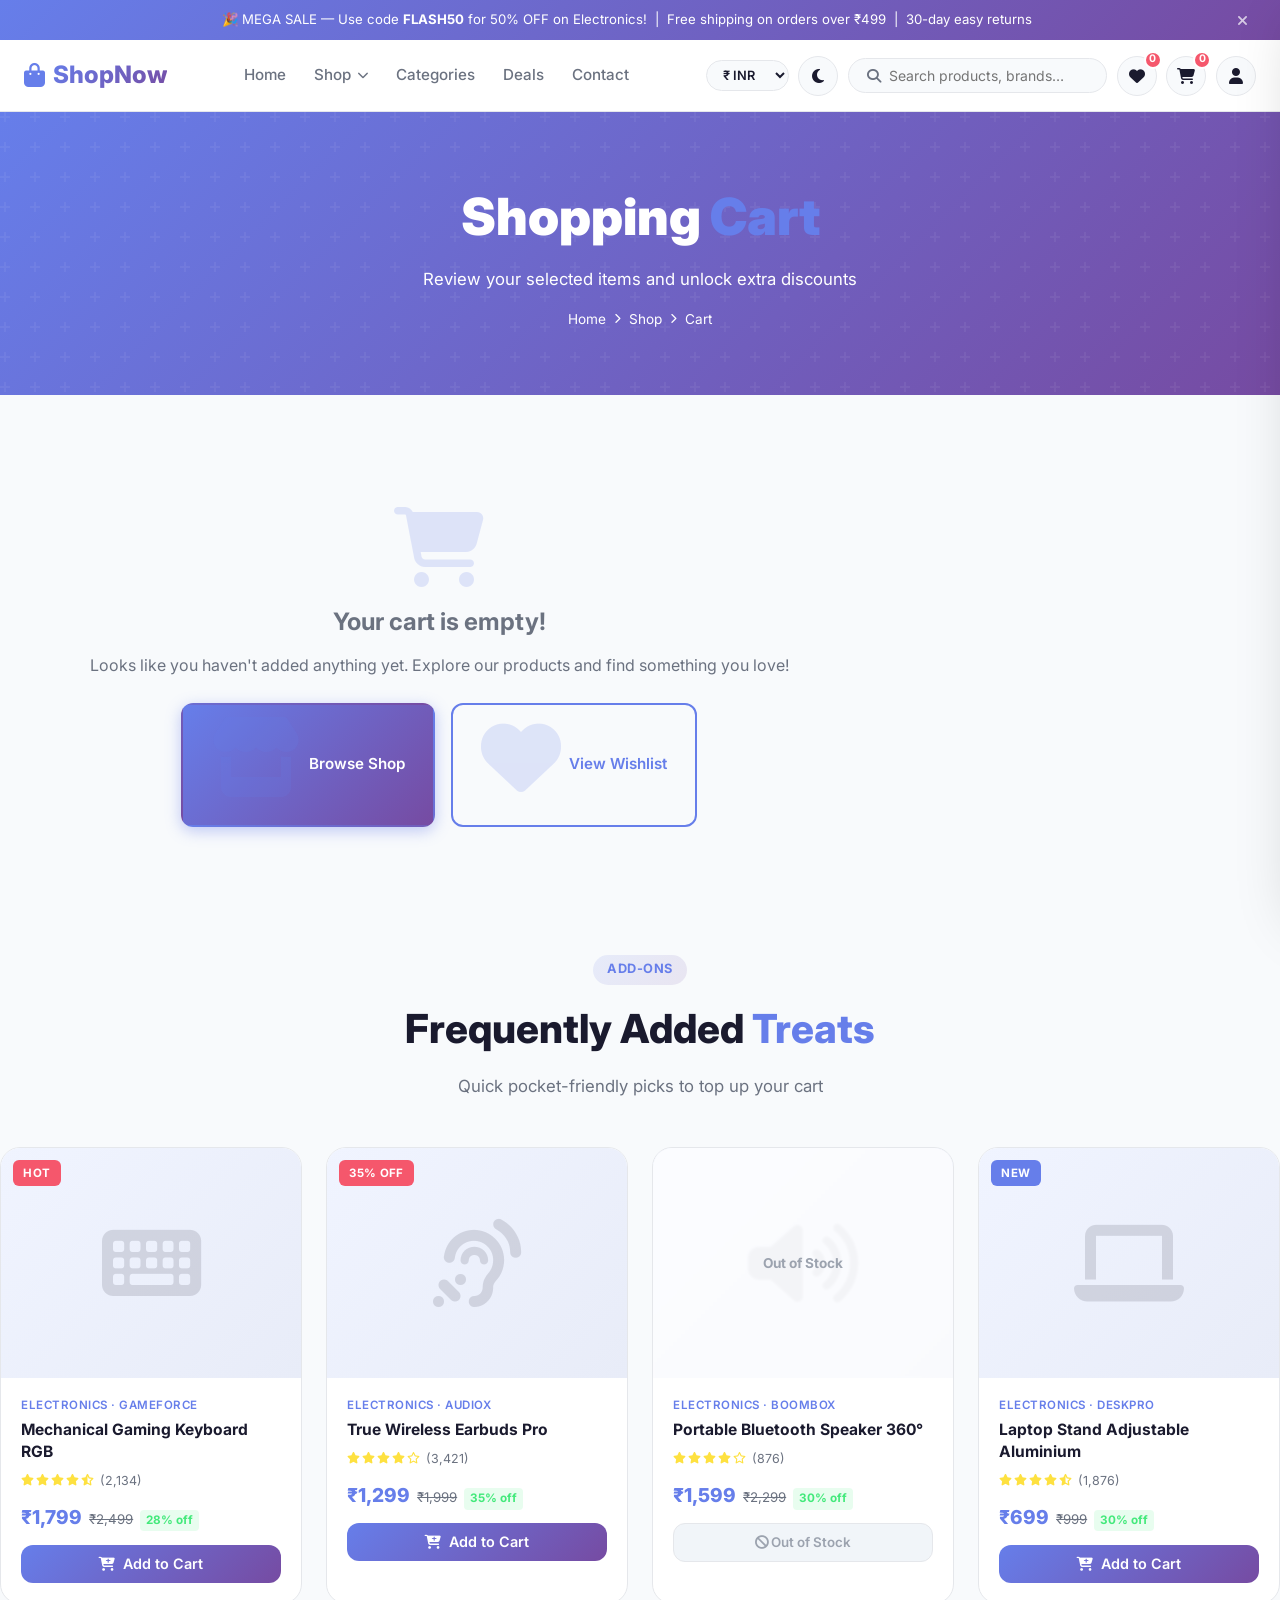
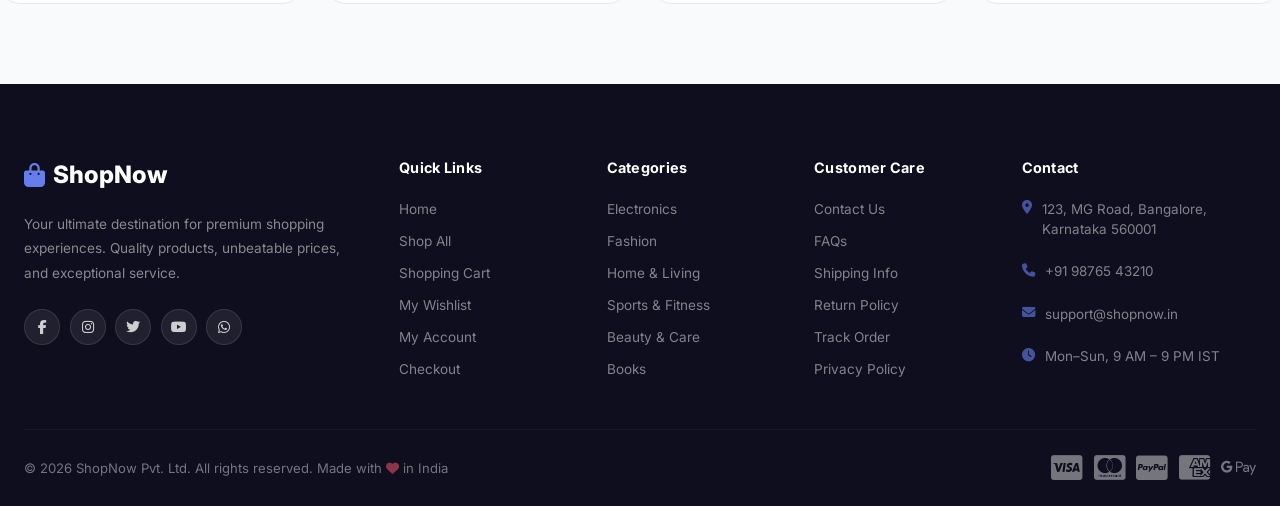
<file: cart.html>
<!DOCTYPE html>
<html lang="en">
<head>
  <meta charset="UTF-8"/>
  <meta name="viewport" content="width=device-width, initial-scale=1.0"/>
  <meta name="description" content="View your ShopNow shopping cart, apply coupon codes, and proceed to secure checkout."/>
  <meta name="theme-color" content="#667eea"/>
  <title>Your Shopping Cart – ShopNow</title>
  <link rel="stylesheet" href="css/style.css"/>
  <link rel="stylesheet" href="css/animations.css"/>
  <link rel="stylesheet" href="https://cdnjs.cloudflare.com/ajax/libs/font-awesome/6.5.0/css/all.min.css"/>
  <link href="https://fonts.googleapis.com/css2?family=Inter:wght@300;400;500;600;700;800;900&display=swap" rel="stylesheet"/>
</head>
<body>

  <!-- ===== ANNOUNCEMENT BAR ===== -->
  <div class="announcement-bar" id="announcementBar">
    <div class="announcement-inner">
      <span>🎉 MEGA SALE — Use code <strong>FLASH50</strong> for 50% OFF on Electronics! &nbsp;|&nbsp; Free shipping on orders over ₹499 &nbsp;|&nbsp; 30-day easy returns</span>
    </div>
    <button class="announcement-close" id="closeAnnouncement" title="Close"><i class="fas fa-times"></i></button>
  </div>

  <!-- ===== NAVBAR ===== -->
  <header class="navbar" id="navbar">
    <div class="nav-container">
      <a href="index.html" class="logo">
        <i class="fas fa-shopping-bag"></i>
        <span>ShopNow</span>
      </a>

      <nav class="nav-links" id="navLinks">
        <a href="index.html">Home</a>
        <div class="nav-dropdown">
          <a href="shop.html" class="dropdown-trigger">Shop <i class="fas fa-chevron-down fa-xs"></i></a>
          <div class="dropdown-menu">
            <a href="shop.html?cat=electronics"><i class="fas fa-laptop"></i> Electronics</a>
            <a href="shop.html?cat=fashion"><i class="fas fa-tshirt"></i> Fashion</a>
            <a href="shop.html?cat=home"><i class="fas fa-couch"></i> Home &amp; Living</a>
            <a href="shop.html?cat=sports"><i class="fas fa-dumbbell"></i> Sports</a>
            <a href="shop.html?cat=beauty"><i class="fas fa-spray-can-sparkles"></i> Beauty</a>
            <a href="shop.html?cat=books"><i class="fas fa-book-open"></i> Books</a>
          </div>
        </div>
        <a href="index.html#categories">Categories</a>
        <a href="index.html#deals">Deals</a>
        <a href="contact.html">Contact</a>
      </nav>

      <div class="nav-actions">
        <div class="currency-select-wrap">
          <select class="currency-select" aria-label="Select Currency">
            <option value="INR">₹ INR</option>
            <option value="USD">$ USD</option>
            <option value="EUR">€ EUR</option>
            <option value="GBP">£ GBP</option>
          </select>
        </div>
        <button class="theme-toggle-btn" title="Toggle Theme" aria-label="Toggle Dark/Light Mode">
          <i class="fas fa-moon"></i>
        </button>
        <div class="search-bar" id="searchBarDesktop">
          <i class="fas fa-search"></i>
          <input type="text" id="searchInput" placeholder="Search products, brands…" autocomplete="off"/>
          <div class="search-suggestions" id="searchSuggestions"></div>
        </div>
        <button class="icon-btn search-mobile-btn" id="searchMobileBtn" title="Search">
          <i class="fas fa-search"></i>
        </button>
        <a href="wishlist.html" class="icon-btn" title="Wishlist">
          <i class="fas fa-heart"></i>
          <span class="badge" id="wishlistBadge">0</span>
        </a>
        <a href="cart.html" class="icon-btn active" title="Cart" id="cartNavBtn">
          <i class="fas fa-shopping-cart"></i>
          <span class="badge" id="cartBadge">0</span>
        </a>
        <a href="account.html" class="icon-btn" title="Account">
          <i class="fas fa-user"></i>
        </a>
        <button class="hamburger" id="hamburger" aria-label="Menu">
          <span></span><span></span><span></span>
        </button>
      </div>
    </div>

    <!-- Mobile Search Bar -->
    <div class="mobile-search-bar" id="mobileSearchBar">
      <input type="text" id="mobileSearchInput" placeholder="Search products…"/>
      <button id="mobileSearchSubmit"><i class="fas fa-search"></i></button>
      <button id="mobileSearchClose"><i class="fas fa-times"></i></button>
    </div>
  </header>

  <!-- ===== PAGE HERO ===== -->
  <div class="page-hero">
    <h1>Shopping <span class="highlight">Cart</span></h1>
    <p>Review your selected items and unlock extra discounts</p>
    <nav class="breadcrumb">
      <a href="index.html">Home</a>
      <i class="fas fa-chevron-right"></i>
      <a href="shop.html">Shop</a>
      <i class="fas fa-chevron-right"></i>
      <span>Cart</span>
    </nav>
  </div>

  <!-- ===== CART LAYOUT ===== -->
  <section class="cart-layout container section">
    <!-- LEFT: ITEMS LIST -->
    <div class="cart-items-wrap" id="cartItemsWrap">
      <!-- Populated dynamically by cart.js -->
    </div>

    <!-- RIGHT: ORDER SUMMARY & CHECKOUT -->
    <aside class="cart-summary" id="cartSummary">
      <div class="summary-card">
        <h3><i class="fas fa-receipt" style="color:var(--primary);margin-right:.4rem"></i> Order Summary</h3>
        <div class="summary-row">
          <span>Subtotal</span>
          <span id="subtotal">₹0</span>
        </div>
        <div class="summary-row">
          <span>Promo Discount</span>
          <span id="discountRow" class="text-green">-₹0</span>
        </div>
        <div class="summary-row">
          <span>Delivery Charge</span>
          <span id="deliveryRow">₹49</span>
        </div>
        <div class="summary-row" style="font-size:.82rem;color:var(--text-muted)">
          <span>Estimated Taxes &amp; GST</span>
          <span>Included</span>
        </div>
        <div class="summary-divider"></div>
        <div class="summary-row total">
          <span>Grand Total</span>
          <span id="total">₹0</span>
        </div>
        <div id="cartPointsReward" style="margin-top:.75rem;padding:.5rem .75rem;background:rgba(255,107,53,0.08);border:1px dashed var(--primary);border-radius:var(--radius-sm);font-size:.8rem;color:var(--text);display:none;"></div>

        <!-- Coupon Section -->
        <div style="margin-top:1.25rem;">
          <label style="font-size:.85rem;font-weight:600;display:block;margin-bottom:.4rem;">Have a Coupon Code?</label>
          <div class="coupon-wrap">
            <input type="text" id="couponInput" placeholder="e.g. FLASH50, SAVE10" style="text-transform:uppercase"/>
            <button id="applyCoupon" class="btn btn-outline" style="white-space:nowrap;">Apply</button>
          </div>
          <div id="couponMsg"></div>
        </div>

        <!-- Available Coupon Suggestions -->
        <div style="background:var(--bg);border-radius:var(--radius-sm);padding:.85rem;margin-top:.75rem;border:1px dashed var(--border);">
          <div style="font-size:.78rem;font-weight:700;color:var(--text-light);margin-bottom:.5rem;text-transform:uppercase;letter-spacing:.4px;">
            <i class="fas fa-tags" style="color:var(--primary)"></i> Available Coupons
          </div>
          <div style="display:flex;flex-direction:column;gap:.4rem;">
            <div style="display:flex;justify-content:space-between;align-items:center;font-size:.8rem;">
              <span><strong style="color:var(--primary)">FLASH50</strong> (50% Off Electronics)</span>
              <button class="btn-text" onclick="document.getElementById('couponInput').value='FLASH50';document.getElementById('applyCoupon').click();">Apply</button>
            </div>
            <div style="display:flex;justify-content:space-between;align-items:center;font-size:.8rem;">
              <span><strong style="color:var(--primary)">SAVE10</strong> (10% Off All Items)</span>
              <button class="btn-text" onclick="document.getElementById('couponInput').value='SAVE10';document.getElementById('applyCoupon').click();">Apply</button>
            </div>
            <div style="display:flex;justify-content:space-between;align-items:center;font-size:.8rem;">
              <span><strong style="color:var(--primary)">FLAT100</strong> (₹100 Off ₹500+)</span>
              <button class="btn-text" onclick="document.getElementById('couponInput').value='FLAT100';document.getElementById('applyCoupon').click();">Apply</button>
            </div>
          </div>
        </div>

        <!-- Gift Wrap Option -->
        <div class="gift-wrap-card" id="giftWrapCard">
          <label class="filter-check" style="font-weight:700;font-size:.85rem;cursor:pointer;">
            <input type="checkbox" id="giftWrapCheck" />
            <span><i class="fas fa-gift" style="color:#f5576c;margin-right:.25rem"></i> Add Festive Gift Wrap (+₹49)</span>
          </label>
          <div id="giftMsgWrap" style="display:none;margin-top:.6rem;">
            <input type="text" id="giftMsgInput" placeholder="Gift card greeting message…" style="width:100%;padding:.4rem .6rem;border:1px solid var(--border);border-radius:4px;font-size:.8rem;background:var(--bg);color:var(--text);" />
          </div>
        </div>

        <!-- Pincode Delivery Estimator -->
        <div style="background:var(--bg);border-radius:var(--radius-sm);padding:.85rem;margin-top:.75rem;border:1px solid var(--border);">
          <div style="font-size:.78rem;font-weight:700;color:var(--text);margin-bottom:.4rem;display:flex;align-items:center;gap:.3rem;">
            <i class="fas fa-location-dot" style="color:var(--primary)"></i> Delivery Estimate
          </div>
          <div style="display:flex;gap:.4rem;">
            <input type="text" id="cartPincodeInput" placeholder="Enter Pincode" maxlength="6" style="flex:1;padding:.35rem .6rem;font-size:.8rem;border:1px solid var(--border);border-radius:var(--radius-sm);background:var(--white);color:var(--text);" />
            <button class="btn btn-outline" id="cartPincodeBtn" style="padding:.35rem .65rem;font-size:.78rem;">Estimate</button>
          </div>
          <div id="cartPincodeRes" style="font-size:.75rem;margin-top:.35rem;"></div>
        </div>

        <!-- Action Buttons -->
        <a href="checkout.html" class="btn btn-primary full-width" id="checkoutBtn" style="margin-top:1.5rem;justify-content:center;padding:1rem;">
          Proceed to Checkout <i class="fas fa-arrow-right"></i>
        </a>
        <a href="shop.html" class="btn btn-outline full-width" style="margin-top:.75rem;justify-content:center;">
          <i class="fas fa-arrow-left"></i> Continue Shopping
        </a>
      </div>

      <!-- Trust Badges -->
      <div class="secure-badge" style="margin-top:1.25rem;">
        <i class="fas fa-shield-halved"></i> 256-bit Bank Grade SSL Encryption
      </div>
      <div style="display:flex;justify-content:center;gap:.75rem;margin-top:.75rem;font-size:1.5rem;color:var(--text-muted);">
        <i class="fab fa-cc-visa" title="Visa"></i>
        <i class="fab fa-cc-mastercard" title="Mastercard"></i>
        <i class="fab fa-cc-paypal" title="PayPal"></i>
        <i class="fab fa-google-pay" title="GPay"></i>
      </div>
    </aside>
  </section>

  <!-- ===== RECOMMENDED ADD-ONS ===== -->
  <section class="container section" style="padding-top:1rem;">
    <div class="section-header">
      <span class="section-tag">Add-ons</span>
      <h2>Frequently Added <span class="highlight">Treats</span></h2>
      <p>Quick pocket-friendly picks to top up your cart</p>
    </div>
    <div class="products-grid" id="cartAddonsGrid"></div>
  </section>

  <!-- ===== CART SIDEBAR (fly-out) ===== -->
  <div class="cart-sidebar-overlay" id="cartOverlay"></div>
  <aside class="cart-sidebar" id="cartSidebarEl">
    <div class="cart-sidebar-header">
      <h3><i class="fas fa-shopping-cart"></i> My Cart (<span id="sideCartCount">0</span>)</h3>
      <button id="closeSideCart"><i class="fas fa-times"></i></button>
    </div>
    <div class="cart-sidebar-items" id="sideCartItems"></div>
    <div class="cart-sidebar-footer">
      <div class="side-cart-total">Total: <strong id="sideCartTotal">₹0</strong></div>
      <a href="cart.html" class="btn btn-outline full-width" style="margin-bottom:.5rem">View Full Cart</a>
      <a href="checkout.html" class="btn btn-primary full-width">Checkout <i class="fas fa-arrow-right"></i></a>
    </div>
  </aside>

  <!-- ===== FOOTER ===== -->
  <footer class="footer">
    <div class="container">
      <div class="footer-grid">
        <div class="footer-brand">
          <a href="index.html" class="logo"><i class="fas fa-shopping-bag"></i> ShopNow</a>
          <p>Your ultimate destination for premium shopping experiences. Quality products, unbeatable prices, and exceptional service.</p>
          <div class="social-links">
            <a href="#" title="Facebook"><i class="fab fa-facebook-f"></i></a>
            <a href="#" title="Instagram"><i class="fab fa-instagram"></i></a>
            <a href="#" title="Twitter"><i class="fab fa-twitter"></i></a>
            <a href="#" title="YouTube"><i class="fab fa-youtube"></i></a>
            <a href="#" title="WhatsApp"><i class="fab fa-whatsapp"></i></a>
          </div>
        </div>
        <div class="footer-links">
          <h4>Quick Links</h4>
          <ul>
            <li><a href="index.html">Home</a></li>
            <li><a href="shop.html">Shop All</a></li>
            <li><a href="cart.html">Shopping Cart</a></li>
            <li><a href="wishlist.html">My Wishlist</a></li>
            <li><a href="account.html">My Account</a></li>
            <li><a href="checkout.html">Checkout</a></li>
          </ul>
        </div>
        <div class="footer-links">
          <h4>Categories</h4>
          <ul>
            <li><a href="shop.html?cat=electronics">Electronics</a></li>
            <li><a href="shop.html?cat=fashion">Fashion</a></li>
            <li><a href="shop.html?cat=home">Home &amp; Living</a></li>
            <li><a href="shop.html?cat=sports">Sports &amp; Fitness</a></li>
            <li><a href="shop.html?cat=beauty">Beauty &amp; Care</a></li>
            <li><a href="shop.html?cat=books">Books</a></li>
          </ul>
        </div>
        <div class="footer-links">
          <h4>Customer Care</h4>
          <ul>
            <li><a href="contact.html">Contact Us</a></li>
            <li><a href="#">FAQs</a></li>
            <li><a href="#">Shipping Info</a></li>
            <li><a href="#">Return Policy</a></li>
            <li><a href="#">Track Order</a></li>
            <li><a href="#">Privacy Policy</a></li>
          </ul>
        </div>
        <div class="footer-links">
          <h4>Contact</h4>
          <ul class="contact-list">
            <li><i class="fas fa-map-marker-alt"></i> 123, MG Road, Bangalore, Karnataka 560001</li>
            <li><i class="fas fa-phone"></i> +91 98765 43210</li>
            <li><i class="fas fa-envelope"></i> support@shopnow.in</li>
            <li><i class="fas fa-clock"></i> Mon–Sun, 9 AM – 9 PM IST</li>
          </ul>
        </div>
      </div>
      <div class="footer-bottom">
        <p>© 2026 ShopNow Pvt. Ltd. All rights reserved. Made with <i class="fas fa-heart" style="color:#f5576c"></i> in India</p>
        <div class="payment-icons">
          <i class="fab fa-cc-visa" title="Visa"></i>
          <i class="fab fa-cc-mastercard" title="Mastercard"></i>
          <i class="fab fa-cc-paypal" title="PayPal"></i>
          <i class="fab fa-cc-amex" title="Amex"></i>
          <i class="fab fa-google-pay" title="Google Pay"></i>
        </div>
      </div>
    </div>
  </footer>

  <!-- ===== QUICK VIEW MODAL CONTAINER ===== -->
  <div class="modal-overlay" id="quickViewModal"></div>

  <!-- ===== COMPARE DOCK CONTAINER ===== -->
  <div class="compare-dock" id="compareDock"></div>

  <!-- ===== TOAST ===== -->
  <div class="toast" id="toast"><i class="fas fa-check-circle"></i> <span id="toastMsg"></span></div>

  <!-- ===== BACK TO TOP ===== -->
  <button class="back-to-top" id="backToTop" title="Back to top"><i class="fas fa-arrow-up"></i></button>

  <script src="js/data.js"></script>
  <script src="js/utils.js"></script>
  <script src="js/cart.js"></script>
</body>
</html>
</file>
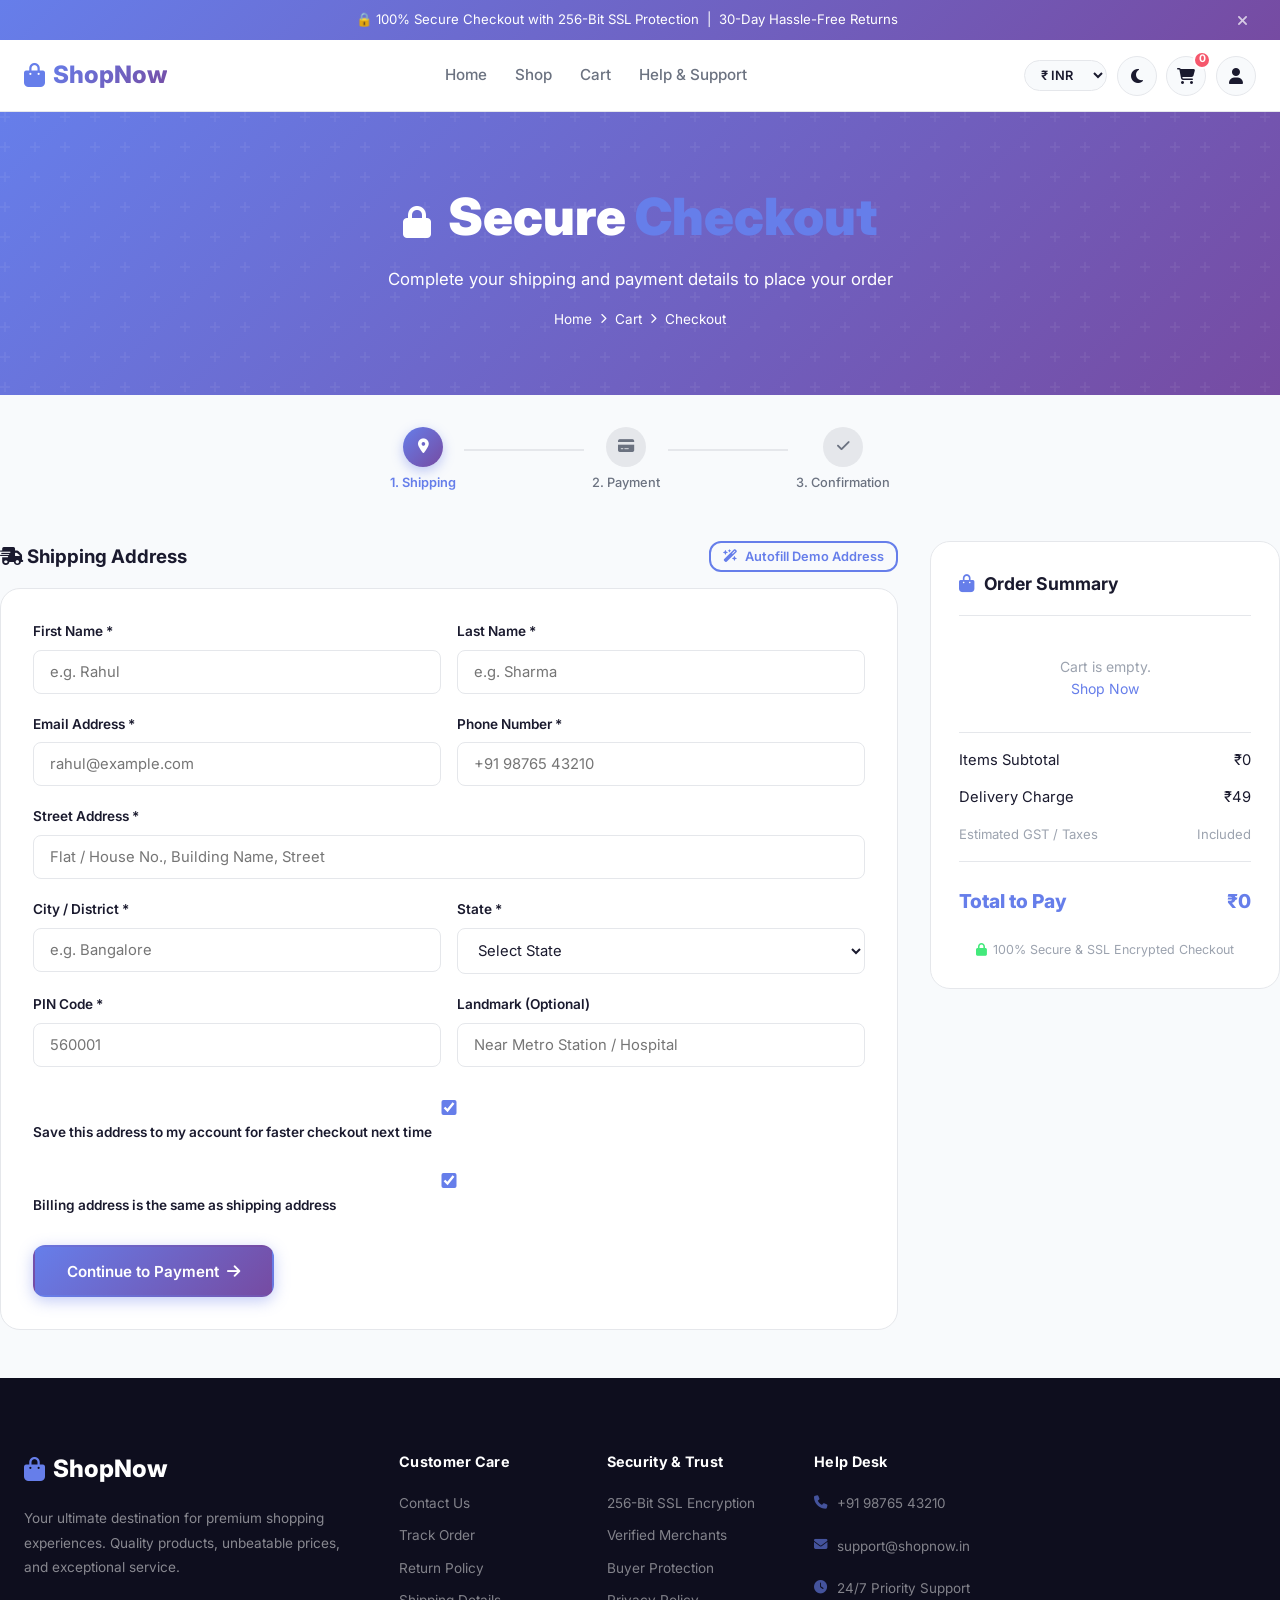
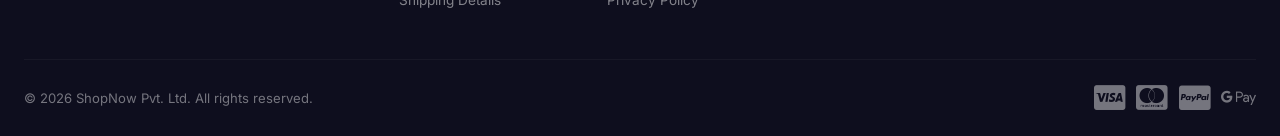
<file: checkout.html>
<!DOCTYPE html>
<html lang="en">
<head>
  <meta charset="UTF-8"/>
  <meta name="viewport" content="width=device-width, initial-scale=1.0"/>
  <meta name="description" content="Secure Checkout – Complete your purchase on ShopNow with protected encryption and instant order confirmation."/>
  <meta name="theme-color" content="#667eea"/>
  <title>Secure Checkout – ShopNow</title>
  <link rel="stylesheet" href="css/style.css"/>
  <link rel="stylesheet" href="css/animations.css"/>
  <link rel="stylesheet" href="https://cdnjs.cloudflare.com/ajax/libs/font-awesome/6.5.0/css/all.min.css"/>
  <link href="https://fonts.googleapis.com/css2?family=Inter:wght@300;400;500;600;700;800;900&display=swap" rel="stylesheet"/>
</head>
<body>

  <!-- ===== ANNOUNCEMENT BAR ===== -->
  <div class="announcement-bar" id="announcementBar">
    <div class="announcement-inner">
      <span>🔒 100% Secure Checkout with 256-Bit SSL Protection &nbsp;|&nbsp; 30-Day Hassle-Free Returns</span>
    </div>
    <button class="announcement-close" id="closeAnnouncement" title="Close"><i class="fas fa-times"></i></button>
  </div>

  <!-- ===== NAVBAR ===== -->
  <header class="navbar" id="navbar">
    <div class="nav-container">
      <a href="index.html" class="logo">
        <i class="fas fa-shopping-bag"></i>
        <span>ShopNow</span>
      </a>

      <nav class="nav-links" id="navLinks">
        <a href="index.html">Home</a>
        <a href="shop.html">Shop</a>
        <a href="cart.html">Cart</a>
        <a href="contact.html">Help &amp; Support</a>
      </nav>

      <div class="nav-actions">
        <div class="currency-select-wrap">
          <select class="currency-select" aria-label="Select Currency">
            <option value="INR">₹ INR</option>
            <option value="USD">$ USD</option>
            <option value="EUR">€ EUR</option>
            <option value="GBP">£ GBP</option>
          </select>
        </div>
        <button class="theme-toggle-btn" title="Toggle Theme" aria-label="Toggle Dark/Light Mode">
          <i class="fas fa-moon"></i>
        </button>
        <a href="cart.html" class="icon-btn" title="Return to Cart">
          <i class="fas fa-shopping-cart"></i>
          <span class="badge" id="cartBadge">0</span>
        </a>
        <a href="account.html" class="icon-btn" title="Account">
          <i class="fas fa-user"></i>
        </a>
      </div>
    </div>
  </header>

  <!-- ===== PAGE HERO ===== -->
  <div class="page-hero">
    <h1><i class="fas fa-lock" style="font-size:2rem;margin-right:.5rem;vertical-align:middle"></i> Secure <span class="highlight">Checkout</span></h1>
    <p>Complete your shipping and payment details to place your order</p>
    <nav class="breadcrumb">
      <a href="index.html">Home</a>
      <i class="fas fa-chevron-right"></i>
      <a href="cart.html">Cart</a>
      <i class="fas fa-chevron-right"></i>
      <span>Checkout</span>
    </nav>
  </div>

  <!-- ===== PROGRESS STEPS ===== -->
  <div class="checkout-steps container">
    <div class="step active" id="step1">
      <div class="step-num"><i class="fas fa-map-marker-alt"></i></div>
      <span>1. Shipping</span>
    </div>
    <div class="step-line" id="line1"></div>
    <div class="step" id="step2">
      <div class="step-num"><i class="fas fa-credit-card"></i></div>
      <span>2. Payment</span>
    </div>
    <div class="step-line" id="line2"></div>
    <div class="step" id="step3">
      <div class="step-num"><i class="fas fa-check"></i></div>
      <span>3. Confirmation</span>
    </div>
  </div>

  <!-- ===== CHECKOUT LAYOUT ===== -->
  <section class="checkout-layout container section" style="padding-top:1rem;">
    <!-- LEFT: FORMS -->
    <div class="checkout-forms">

      <!-- STEP 1: SHIPPING ADDRESS -->
      <div class="checkout-section active" id="formStep1">
        <div style="display:flex;justify-content:space-between;align-items:center;margin-bottom:1rem;flex-wrap:wrap;gap:.5rem;">
          <h3 style="margin-bottom:0;"><i class="fas fa-truck-fast"></i> Shipping Address</h3>
          <button type="button" class="btn btn-outline" id="demoFillBtn" style="padding:.35rem .75rem;font-size:.8rem;"><i class="fas fa-wand-magic-sparkles"></i> Autofill Demo Address</button>
        </div>
        <form id="addressForm" class="checkout-form">
          <div class="form-row">
            <div class="form-group">
              <label for="firstName">First Name *</label>
              <input type="text" id="firstName" placeholder="e.g. Rahul" required/>
            </div>
            <div class="form-group">
              <label for="lastName">Last Name *</label>
              <input type="text" id="lastName" placeholder="e.g. Sharma" required/>
            </div>
          </div>

          <div class="form-row">
            <div class="form-group">
              <label for="email">Email Address *</label>
              <input type="email" id="email" placeholder="rahul@example.com" required/>
            </div>
            <div class="form-group">
              <label for="phone">Phone Number *</label>
              <input type="tel" id="phone" placeholder="+91 98765 43210" required/>
            </div>
          </div>

          <div class="form-group">
            <label for="address">Street Address *</label>
            <input type="text" id="address" placeholder="Flat / House No., Building Name, Street" required/>
          </div>

          <div class="form-row">
            <div class="form-group">
              <label for="city">City / District *</label>
              <input type="text" id="city" placeholder="e.g. Bangalore" required/>
            </div>
            <div class="form-group">
              <label for="state">State *</label>
              <select id="state" required>
                <option value="">Select State</option>
                <option value="Karnataka">Karnataka</option>
                <option value="Maharashtra">Maharashtra</option>
                <option value="Delhi">Delhi NCR</option>
                <option value="Tamil Nadu">Tamil Nadu</option>
                <option value="Telangana">Telangana</option>
                <option value="Gujarat">Gujarat</option>
                <option value="Rajasthan">Rajasthan</option>
                <option value="West Bengal">West Bengal</option>
                <option value="Uttar Pradesh">Uttar Pradesh</option>
                <option value="Kerala">Kerala</option>
                <option value="Punjab">Punjab</option>
                <option value="Haryana">Haryana</option>
                <option value="Madhya Pradesh">Madhya Pradesh</option>
              </select>
            </div>
          </div>

          <div class="form-row">
            <div class="form-group">
              <label for="pincode">PIN Code *</label>
              <input type="text" id="pincode" placeholder="560001" maxlength="6" required/>
            </div>
            <div class="form-group">
              <label for="landmark">Landmark (Optional)</label>
              <input type="text" id="landmark" placeholder="Near Metro Station / Hospital"/>
            </div>
          </div>

          <div class="form-group" style="margin-top:.5rem;">
            <label class="filter-check">
              <input type="checkbox" id="saveAddressCheck" checked/>
              Save this address to my account for faster checkout next time
            </label>
          </div>

          <div class="form-group">
            <label class="filter-check">
              <input type="checkbox" id="billingSameCheck" checked/>
              Billing address is the same as shipping address
            </label>
          </div>

          <div class="checkout-btn-row">
            <button type="submit" class="btn btn-primary" style="padding:.9rem 2rem;">
              Continue to Payment <i class="fas fa-arrow-right"></i>
            </button>
          </div>
        </form>
      </div>

      <!-- STEP 2: PAYMENT METHOD -->
      <div class="checkout-section" id="formStep2">
        <h3><i class="fas fa-credit-card"></i> Select Payment Method</h3>

        <div class="payment-methods">
          <!-- Card Option -->
          <label class="payment-option selected">
            <input type="radio" name="payment" value="card" checked/>
            <i class="fas fa-credit-card"></i>
            <div style="flex:1;">
              <strong>Credit / Debit Card</strong>
              <div style="font-size:.78rem;color:var(--text-muted)">Visa, MasterCard, RuPay, Amex</div>
            </div>
            <i class="fab fa-cc-visa" style="font-size:1.5rem;color:#1a1f71"></i>
          </label>

          <!-- UPI Option -->
          <label class="payment-option">
            <input type="radio" name="payment" value="upi"/>
            <i class="fas fa-mobile-screen-button"></i>
            <div style="flex:1;">
              <strong>UPI (Instant Pay)</strong>
              <div style="font-size:.78rem;color:var(--text-muted)">Google Pay, PhonePe, Paytm, BHIM</div>
            </div>
            <i class="fas fa-qrcode" style="font-size:1.4rem;color:var(--primary)"></i>
          </label>

          <!-- Net Banking Option -->
          <label class="payment-option">
            <input type="radio" name="payment" value="netbanking"/>
            <i class="fas fa-university"></i>
            <div style="flex:1;">
              <strong>Net Banking</strong>
              <div style="font-size:.78rem;color:var(--text-muted)">All major Indian banks supported</div>
            </div>
          </label>

          <!-- COD Option -->
          <label class="payment-option">
            <input type="radio" name="payment" value="cod"/>
            <i class="fas fa-money-bill-wave"></i>
            <div style="flex:1;">
              <strong>Cash on Delivery (COD)</strong>
              <div style="font-size:.78rem;color:var(--text-muted)">Pay with cash or UPI upon delivery</div>
            </div>
          </label>
        </div>

        <!-- 3D Flippable Credit Card Preview -->
        <div class="credit-card-3d-wrap" id="card3dWrap">
          <div class="credit-card-3d-inner" id="card3dInner">
            <div class="credit-card-face credit-card-front">
              <div style="display:flex;justify-content:space-between;align-items:center;">
                <i class="fas fa-microchip" style="font-size:1.8rem;color:#facc15;"></i>
                <i class="fab fa-cc-visa" id="card3dType" style="font-size:2rem;color:#fff;"></i>
              </div>
              <div style="font-size:1.2rem;letter-spacing:3px;font-family:monospace;font-weight:700;margin:1rem 0;" id="card3dNum">
                •••• •••• •••• ••••
              </div>
              <div style="display:flex;justify-content:space-between;align-items:flex-end;">
                <div>
                  <div style="font-size:.65rem;text-transform:uppercase;letter-spacing:1px;opacity:.7;">Cardholder</div>
                  <div style="font-size:.85rem;font-weight:700;text-transform:uppercase;" id="card3dName">YOUR NAME</div>
                </div>
                <div>
                  <div style="font-size:.65rem;text-transform:uppercase;letter-spacing:1px;opacity:.7;">Expires</div>
                  <div style="font-size:.85rem;font-weight:700;" id="card3dExp">MM/YY</div>
                </div>
              </div>
            </div>
            <div class="credit-card-face credit-card-back">
              <div class="credit-card-stripe"></div>
              <div style="padding:0 1.5rem;">
                <div style="font-size:.65rem;text-align:right;margin-bottom:.2rem;opacity:.7;">CVV</div>
                <div class="credit-card-cvv-box" id="card3dCvv">•••</div>
              </div>
              <div style="font-size:.65rem;text-align:center;opacity:.6;padding:0 1rem;">
                Authorized Signature · 256-Bit SSL Encrypted
              </div>
            </div>
          </div>
        </div>

        <!-- Card Form -->
        <div class="card-form" id="cardForm">
          <div style="display:flex;justify-content:space-between;align-items:center;margin-bottom:1rem;">
            <h4 style="font-weight:700;font-size:1rem;">Enter Card Details</h4>
            <div style="font-size:1.5rem;color:var(--primary);">
              <i class="far fa-credit-card" id="cardTypeIcon"></i>
            </div>
          </div>

          <div class="form-group">
            <label for="cardNum">Card Number *</label>
            <input type="text" id="cardNum" placeholder="4111 2222 3333 4444" maxlength="19"/>
          </div>

          <div class="form-row">
            <div class="form-group">
              <label for="expiry">Expiry Date (MM/YY) *</label>
              <input type="text" id="expiry" placeholder="MM/YY" maxlength="5"/>
            </div>
            <div class="form-group">
              <label for="cvv">CVV / CVC *</label>
              <input type="password" id="cvv" placeholder="•••" maxlength="4"/>
            </div>
          </div>

          <div class="form-group">
            <label for="cardName">Cardholder Name *</label>
            <input type="text" id="cardName" placeholder="Name as printed on card"/>
          </div>

          <div style="font-size:.78rem;color:var(--text-muted);display:flex;align-items:center;gap:.4rem;">
            <i class="fas fa-lock" style="color:var(--success)"></i> Your card data is encrypted and never stored on our servers.
          </div>
        </div>

        <!-- UPI Form -->
        <div class="upi-form hidden" id="upiForm">
          <h4 style="font-weight:700;font-size:1rem;margin-bottom:1rem;">Pay via UPI</h4>
          <div class="form-group">
            <label for="upiId">Enter UPI ID (VPA)</label>
            <input type="text" id="upiId" placeholder="username@okhdfcbank"/>
          </div>
          <div style="display:flex;gap:.5rem;flex-wrap:wrap;margin-bottom:1rem;">
            <button type="button" class="btn-text" style="background:var(--bg);border:1px solid var(--border);padding:.3rem .6rem;border-radius:4px;" onclick="document.getElementById('upiId').value='user@okaxis';">@okaxis</button>
            <button type="button" class="btn-text" style="background:var(--bg);border:1px solid var(--border);padding:.3rem .6rem;border-radius:4px;" onclick="document.getElementById('upiId').value='user@okhdfcbank';">@okhdfcbank</button>
            <button type="button" class="btn-text" style="background:var(--bg);border:1px solid var(--border);padding:.3rem .6rem;border-radius:4px;" onclick="document.getElementById('upiId').value='user@ybl';">@ybl</button>
            <button type="button" class="btn-text" style="background:var(--bg);border:1px solid var(--border);padding:.3rem .6rem;border-radius:4px;" onclick="document.getElementById('upiId').value='user@paytm';">@paytm</button>
          </div>
          <div style="text-align:center;padding:1.5rem;background:var(--bg);border-radius:var(--radius);border:1px dashed var(--border);">
            <i class="fas fa-qrcode" style="font-size:4rem;color:var(--text-light);margin-bottom:.5rem;"></i>
            <p style="font-size:.85rem;color:var(--text-light);margin:0;">Or scan QR code in any UPI app after clicking Place Order</p>
          </div>
        </div>

        <!-- Net Banking Form -->
        <div class="netbanking-form hidden" id="netbankingForm">
          <h4 style="font-weight:700;font-size:1rem;margin-bottom:1rem;">Select Your Bank</h4>
          <div style="display:grid;grid-template-columns:repeat(3, 1fr);gap:.75rem;margin-bottom:1rem;">
            <label class="filter-check" style="border:1.5px solid var(--border);border-radius:var(--radius-sm);padding:.6rem;justify-content:center;cursor:pointer;">
              <input type="radio" name="bank" value="hdfc" checked/> <strong>HDFC</strong>
            </label>
            <label class="filter-check" style="border:1.5px solid var(--border);border-radius:var(--radius-sm);padding:.6rem;justify-content:center;cursor:pointer;">
              <input type="radio" name="bank" value="icici"/> <strong>ICICI</strong>
            </label>
            <label class="filter-check" style="border:1.5px solid var(--border);border-radius:var(--radius-sm);padding:.6rem;justify-content:center;cursor:pointer;">
              <input type="radio" name="bank" value="sbi"/> <strong>SBI</strong>
            </label>
            <label class="filter-check" style="border:1.5px solid var(--border);border-radius:var(--radius-sm);padding:.6rem;justify-content:center;cursor:pointer;">
              <input type="radio" name="bank" value="axis"/> <strong>Axis</strong>
            </label>
            <label class="filter-check" style="border:1.5px solid var(--border);border-radius:var(--radius-sm);padding:.6rem;justify-content:center;cursor:pointer;">
              <input type="radio" name="bank" value="kotak"/> <strong>Kotak</strong>
            </label>
            <label class="filter-check" style="border:1.5px solid var(--border);border-radius:var(--radius-sm);padding:.6rem;justify-content:center;cursor:pointer;">
              <input type="radio" name="bank" value="pnb"/> <strong>PNB</strong>
            </label>
          </div>
          <div class="form-group">
            <label>Other Banks</label>
            <select>
              <option value="">Choose another bank…</option>
              <option>Bank of Baroda</option>
              <option>Canara Bank</option>
              <option>Union Bank of India</option>
              <option>IndusInd Bank</option>
              <option>Yes Bank</option>
              <option>IDFC First Bank</option>
            </select>
          </div>
        </div>

        <div class="checkout-btn-row">
          <button class="btn btn-outline" id="backToAddr"><i class="fas fa-arrow-left"></i> Back to Shipping</button>
          <button class="btn btn-primary" id="placeOrder" style="padding:.9rem 2rem;">
            Place Order &amp; Pay <i class="fas fa-lock"></i>
          </button>
        </div>
      </div>

      <!-- STEP 3: CONFIRMATION -->
      <div class="checkout-section" id="formStep3">
        <div class="order-success">
          <div class="success-icon"><i class="fas fa-check-circle"></i></div>
          <h2>Thank You! Your Order is Placed!</h2>
          <p>We've received your order and will start processing it right away. A confirmation has been sent to your email.</p>
          
          <div class="order-id">
            <span>Order Reference:</span>
            <strong id="orderId" style="color:var(--primary);font-size:1.1rem;margin-left:.5rem;">SN-XXXXXX</strong>
          </div>

          <!-- Order Summary Card -->
          <div class="order-details-card" id="orderDetailsCard">
            <!-- Populated dynamically by checkout.js -->
          </div>

          <!-- Shipping Timeline Indicator -->
          <div style="background:var(--bg);border-radius:var(--radius);padding:1.5rem;margin:1.5rem 0;text-align:left;">
            <h4 style="font-size:.9rem;font-weight:700;margin-bottom:1rem;color:var(--text);"><i class="fas fa-location-arrow" style="color:var(--primary);margin-right:.4rem"></i> Estimated Delivery Schedule</h4>
            <div style="display:flex;justify-content:space-between;align-items:center;position:relative;">
              <div style="text-align:center;">
                <div style="width:30px;height:30px;border-radius:50%;background:var(--success);color:#fff;display:flex;align-items:center;justify-content:center;margin:0 auto .3rem;font-size:.75rem;"><i class="fas fa-check"></i></div>
                <span style="font-size:.75rem;font-weight:600;">Ordered</span>
              </div>
              <div style="flex:1;height:2px;background:var(--success);margin-bottom:1rem;"></div>
              <div style="text-align:center;">
                <div style="width:30px;height:30px;border-radius:50%;background:var(--primary);color:#fff;display:flex;align-items:center;justify-content:center;margin:0 auto .3rem;font-size:.75rem;"><i class="fas fa-box"></i></div>
                <span style="font-size:.75rem;font-weight:600;">Packing</span>
              </div>
              <div style="flex:1;height:2px;background:var(--border);margin-bottom:1rem;"></div>
              <div style="text-align:center;">
                <div style="width:30px;height:30px;border-radius:50%;background:var(--border);color:var(--text-light);display:flex;align-items:center;justify-content:center;margin:0 auto .3rem;font-size:.75rem;"><i class="fas fa-truck"></i></div>
                <span style="font-size:.75rem;color:var(--text-muted);">Shipped</span>
              </div>
              <div style="flex:1;height:2px;background:var(--border);margin-bottom:1rem;"></div>
              <div style="text-align:center;">
                <div style="width:30px;height:30px;border-radius:50%;background:var(--border);color:var(--text-light);display:flex;align-items:center;justify-content:center;margin:0 auto .3rem;font-size:.75rem;"><i class="fas fa-house"></i></div>
                <span style="font-size:.75rem;color:var(--text-muted);">Delivered</span>
              </div>
            </div>
          </div>

          <!-- Printable Tax Invoice Container -->
          <div id="printInvoiceArea" style="display:none;"></div>

          <div class="success-actions">
            <button class="btn btn-outline" id="printInvoiceBtn"><i class="fas fa-print"></i> Print Invoice</button>
            <a href="index.html" class="btn btn-primary"><i class="fas fa-shopping-bag"></i> Continue Shopping</a>
            <a href="account.html" class="btn btn-outline"><i class="fas fa-clock-rotate-left"></i> Track in My Orders</a>
          </div>
        </div>
      </div>
    </div>

    <!-- RIGHT: ORDER SUMMARY ASIDE -->
    <aside class="checkout-summary">
      <div class="summary-card">
        <h3><i class="fas fa-shopping-bag" style="color:var(--primary);margin-right:.4rem"></i> Order Summary</h3>
        <div id="checkoutItems" class="checkout-items-list">
          <!-- Populated by checkout.js -->
        </div>

        <div class="summary-divider"></div>

        <div class="summary-row">
          <span>Items Subtotal</span>
          <span id="coSubtotal">₹0</span>
        </div>
        <div class="summary-row">
          <span>Delivery Charge</span>
          <span id="coDelivery">₹49</span>
        </div>
        <div class="summary-row" style="font-size:.82rem;color:var(--text-muted)">
          <span>Estimated GST / Taxes</span>
          <span>Included</span>
        </div>

        <div class="summary-divider"></div>

        <div class="summary-row total">
          <span>Total to Pay</span>
          <span id="coTotal">₹0</span>
        </div>

        <!-- Security Notice -->
        <div class="secure-badge" style="margin-top:1.5rem;">
          <i class="fas fa-lock"></i> 100% Secure &amp; SSL Encrypted Checkout
        </div>
      </div>
    </aside>
  </section>

  <!-- ===== FOOTER ===== -->
  <footer class="footer">
    <div class="container">
      <div class="footer-grid">
        <div class="footer-brand">
          <a href="index.html" class="logo"><i class="fas fa-shopping-bag"></i> ShopNow</a>
          <p>Your ultimate destination for premium shopping experiences. Quality products, unbeatable prices, and exceptional service.</p>
        </div>
        <div class="footer-links">
          <h4>Customer Care</h4>
          <ul>
            <li><a href="contact.html">Contact Us</a></li>
            <li><a href="#">Track Order</a></li>
            <li><a href="#">Return Policy</a></li>
            <li><a href="#">Shipping Details</a></li>
          </ul>
        </div>
        <div class="footer-links">
          <h4>Security &amp; Trust</h4>
          <ul>
            <li><a href="#">256-Bit SSL Encryption</a></li>
            <li><a href="#">Verified Merchants</a></li>
            <li><a href="#">Buyer Protection</a></li>
            <li><a href="#">Privacy Policy</a></li>
          </ul>
        </div>
        <div class="footer-links">
          <h4>Help Desk</h4>
          <ul class="contact-list">
            <li><i class="fas fa-phone"></i> +91 98765 43210</li>
            <li><i class="fas fa-envelope"></i> support@shopnow.in</li>
            <li><i class="fas fa-clock"></i> 24/7 Priority Support</li>
          </ul>
        </div>
      </div>
      <div class="footer-bottom">
        <p>© 2026 ShopNow Pvt. Ltd. All rights reserved.</p>
        <div class="payment-icons">
          <i class="fab fa-cc-visa"></i>
          <i class="fab fa-cc-mastercard"></i>
          <i class="fab fa-cc-paypal"></i>
          <i class="fab fa-google-pay"></i>
        </div>
      </div>
    </div>
  </footer>

  <!-- ===== TOAST ===== -->
  <div class="toast" id="toast"><i class="fas fa-check-circle"></i> <span id="toastMsg"></span></div>

  <script src="js/data.js"></script>
  <script src="js/utils.js"></script>
  <script src="js/checkout.js"></script>
</body>
</html>
</file>
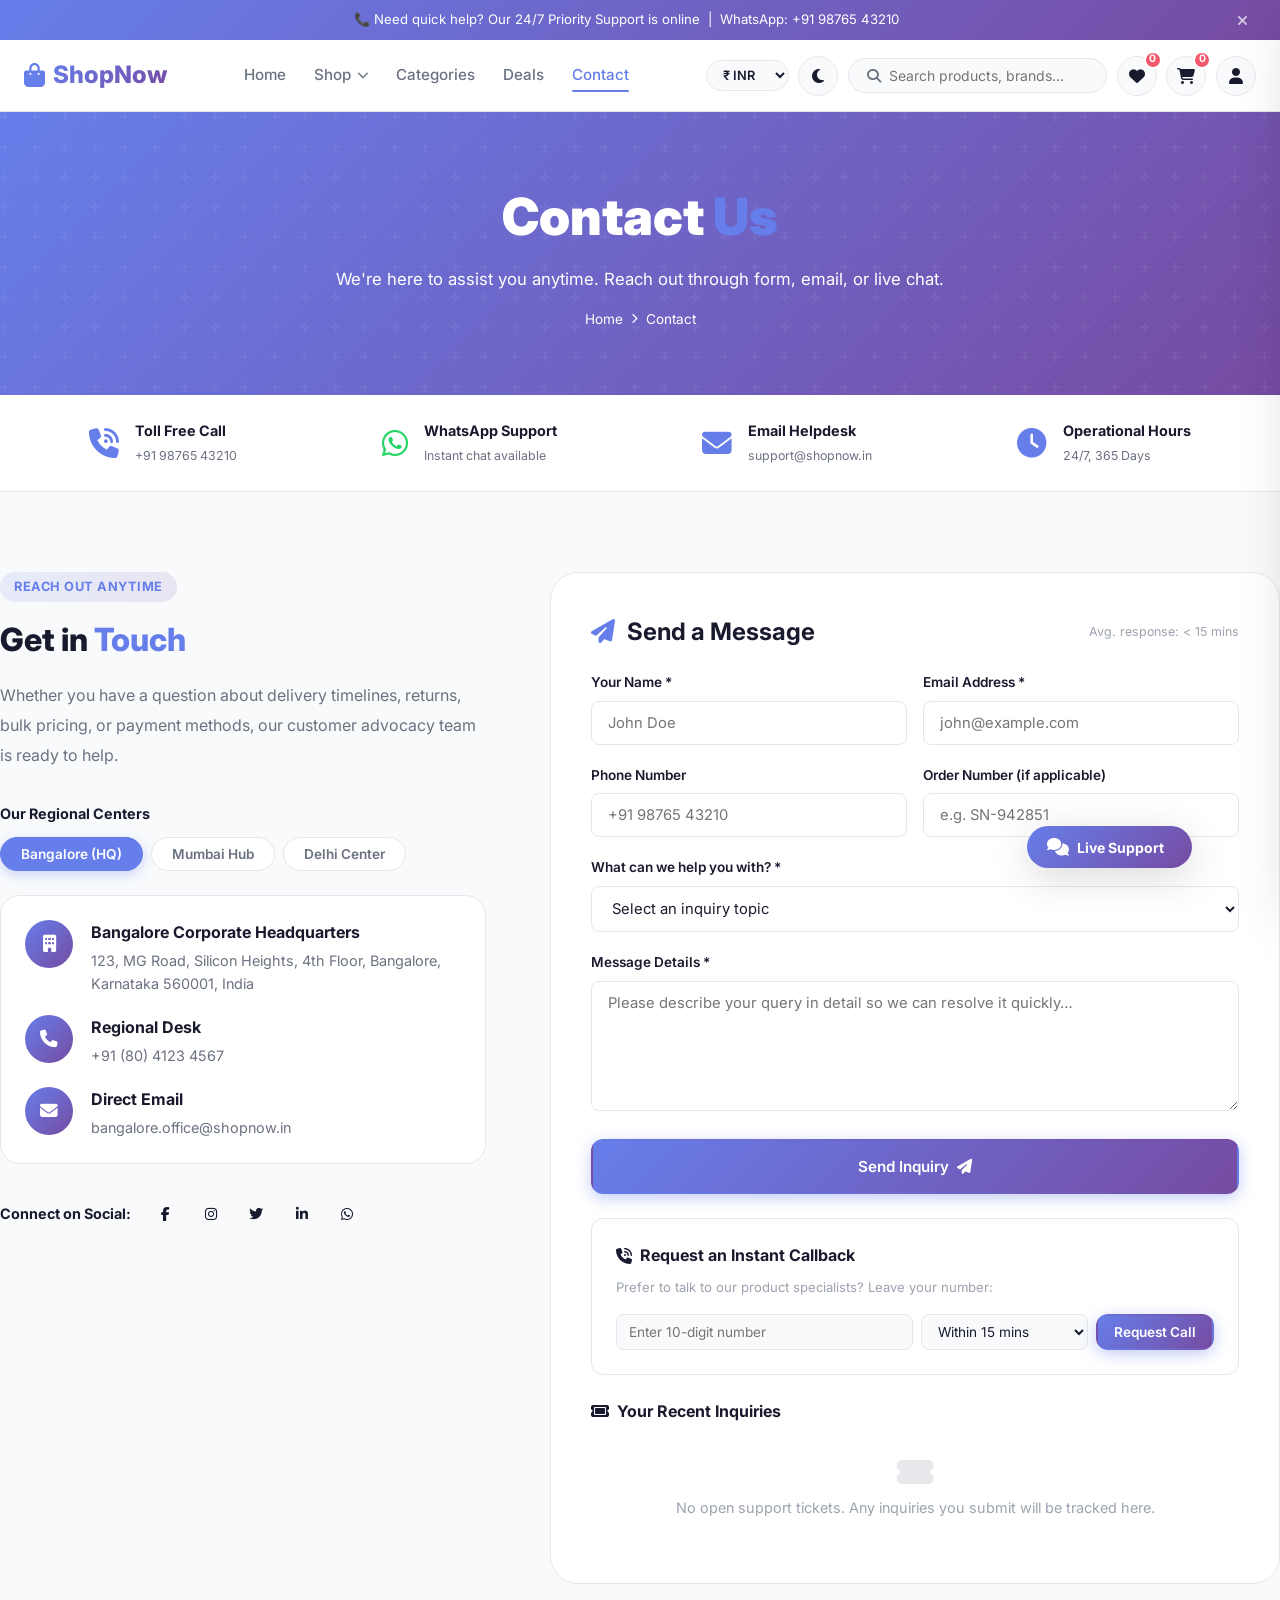
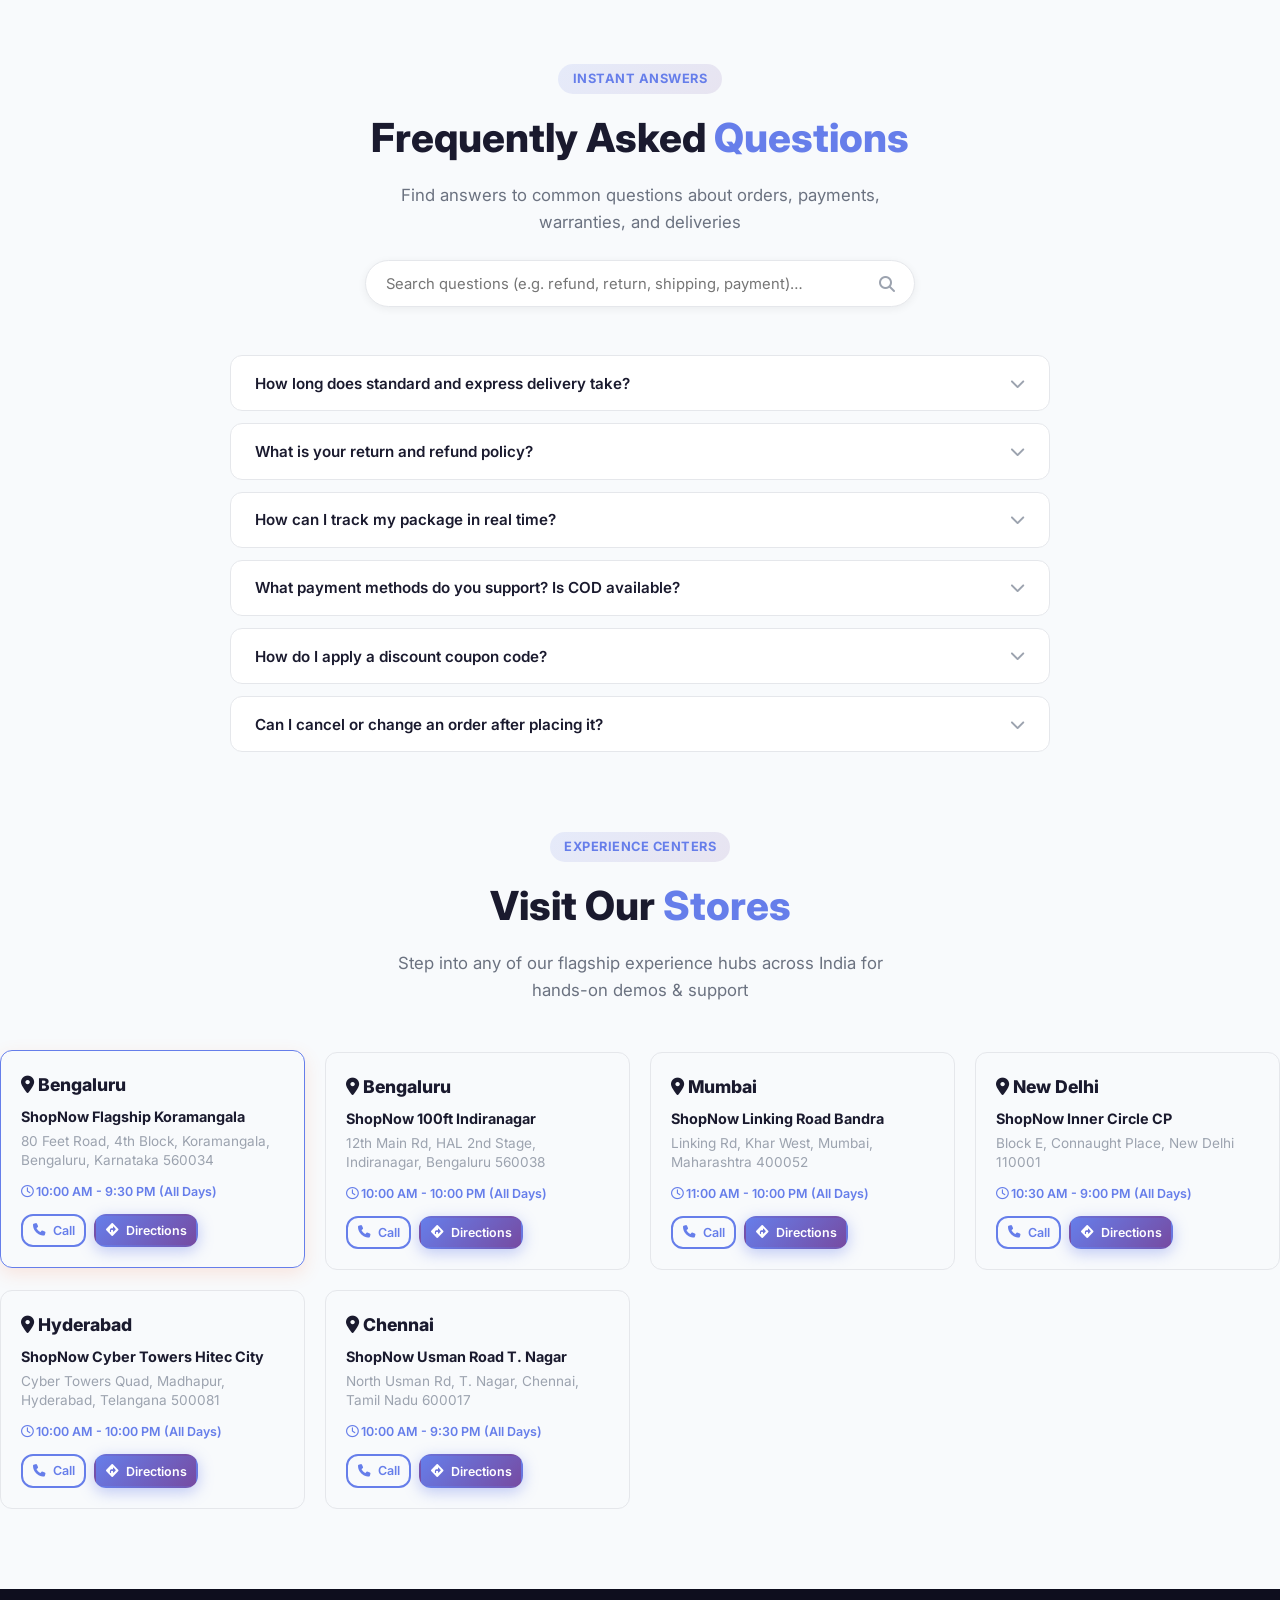
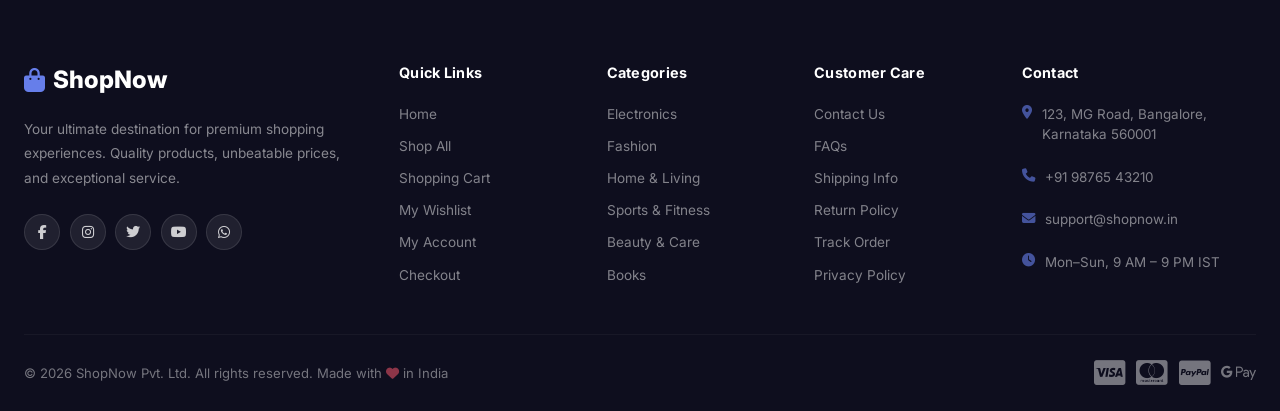
<file: contact.html>
<!DOCTYPE html>
<html lang="en">
<head>
  <meta charset="UTF-8"/>
  <meta name="viewport" content="width=device-width, initial-scale=1.0"/>
  <meta name="description" content="Contact ShopNow support team 24/7. Get assistance with orders, returns, payments, or locate our centers across India."/>
  <meta name="theme-color" content="#667eea"/>
  <title>Contact Us &amp; FAQ – ShopNow</title>
  <link rel="stylesheet" href="css/style.css"/>
  <link rel="stylesheet" href="css/animations.css"/>
  <link rel="stylesheet" href="https://cdnjs.cloudflare.com/ajax/libs/font-awesome/6.5.0/css/all.min.css"/>
  <link href="https://fonts.googleapis.com/css2?family=Inter:wght@300;400;500;600;700;800;900&display=swap" rel="stylesheet"/>
</head>
<body>

  <!-- ===== ANNOUNCEMENT BAR ===== -->
  <div class="announcement-bar" id="announcementBar">
    <div class="announcement-inner">
      <span>📞 Need quick help? Our 24/7 Priority Support is online &nbsp;|&nbsp; WhatsApp: +91 98765 43210</span>
    </div>
    <button class="announcement-close" id="closeAnnouncement" title="Close"><i class="fas fa-times"></i></button>
  </div>

  <!-- ===== NAVBAR ===== -->
  <header class="navbar" id="navbar">
    <div class="nav-container">
      <a href="index.html" class="logo">
        <i class="fas fa-shopping-bag"></i>
        <span>ShopNow</span>
      </a>

      <nav class="nav-links" id="navLinks">
        <a href="index.html">Home</a>
        <div class="nav-dropdown">
          <a href="shop.html" class="dropdown-trigger">Shop <i class="fas fa-chevron-down fa-xs"></i></a>
          <div class="dropdown-menu">
            <a href="shop.html?cat=electronics"><i class="fas fa-laptop"></i> Electronics</a>
            <a href="shop.html?cat=fashion"><i class="fas fa-tshirt"></i> Fashion</a>
            <a href="shop.html?cat=home"><i class="fas fa-couch"></i> Home &amp; Living</a>
            <a href="shop.html?cat=sports"><i class="fas fa-dumbbell"></i> Sports</a>
            <a href="shop.html?cat=beauty"><i class="fas fa-spray-can-sparkles"></i> Beauty</a>
            <a href="shop.html?cat=books"><i class="fas fa-book-open"></i> Books</a>
          </div>
        </div>
        <a href="index.html#categories">Categories</a>
        <a href="index.html#deals">Deals</a>
        <a href="contact.html" class="active">Contact</a>
      </nav>

      <div class="nav-actions">
        <div class="currency-select-wrap">
          <select class="currency-select" aria-label="Select Currency">
            <option value="INR">₹ INR</option>
            <option value="USD">$ USD</option>
            <option value="EUR">€ EUR</option>
            <option value="GBP">£ GBP</option>
          </select>
        </div>
        <button class="theme-toggle-btn" title="Toggle Theme" aria-label="Toggle Dark/Light Mode">
          <i class="fas fa-moon"></i>
        </button>
        <div class="search-bar" id="searchBarDesktop">
          <i class="fas fa-search"></i>
          <input type="text" id="searchInput" placeholder="Search products, brands…" autocomplete="off"/>
          <div class="search-suggestions" id="searchSuggestions"></div>
        </div>
        <button class="icon-btn search-mobile-btn" id="searchMobileBtn" title="Search">
          <i class="fas fa-search"></i>
        </button>
        <a href="wishlist.html" class="icon-btn" title="Wishlist">
          <i class="fas fa-heart"></i>
          <span class="badge" id="wishlistBadge">0</span>
        </a>
        <a href="cart.html" class="icon-btn cart-icon-btn" title="Cart" id="cartNavBtn">
          <i class="fas fa-shopping-cart"></i>
          <span class="badge" id="cartBadge">0</span>
        </a>
        <a href="account.html" class="icon-btn" title="Account">
          <i class="fas fa-user"></i>
        </a>
        <button class="hamburger" id="hamburger" aria-label="Menu">
          <span></span><span></span><span></span>
        </button>
      </div>
    </div>

    <!-- Mobile Search Bar -->
    <div class="mobile-search-bar" id="mobileSearchBar">
      <input type="text" id="mobileSearchInput" placeholder="Search products…"/>
      <button id="mobileSearchSubmit"><i class="fas fa-search"></i></button>
      <button id="mobileSearchClose"><i class="fas fa-times"></i></button>
    </div>
  </header>

  <!-- ===== PAGE HERO ===== -->
  <div class="page-hero">
    <h1>Contact <span class="highlight">Us</span></h1>
    <p>We're here to assist you anytime. Reach out through form, email, or live chat.</p>
    <nav class="breadcrumb">
      <a href="index.html">Home</a>
      <i class="fas fa-chevron-right"></i>
      <span>Contact</span>
    </nav>
  </div>

  <!-- ===== CONTACT CHANNELS STRIP ===== -->
  <section class="trust-bar" style="border-bottom:1px solid var(--border);">
    <div class="container">
      <div class="trust-item">
        <i class="fas fa-phone-volume"></i>
        <div>
          <strong>Toll Free Call</strong>
          <span>+91 98765 43210</span>
        </div>
      </div>
      <div class="trust-item">
        <i class="fab fa-whatsapp" style="color:#25d366"></i>
        <div>
          <strong>WhatsApp Support</strong>
          <span>Instant chat available</span>
        </div>
      </div>
      <div class="trust-item">
        <i class="fas fa-envelope"></i>
        <div>
          <strong>Email Helpdesk</strong>
          <span>support@shopnow.in</span>
        </div>
      </div>
      <div class="trust-item">
        <i class="fas fa-clock"></i>
        <div>
          <strong>Operational Hours</strong>
          <span>24/7, 365 Days</span>
        </div>
      </div>
    </div>
  </section>

  <!-- ===== MAIN CONTACT FORM & LOCATIONS ===== -->
  <section class="container section">
    <div class="contact-layout">

      <!-- LEFT: CONTACT DETAILS & LOCATIONS -->
      <div class="contact-info">
        <span class="section-tag">Reach Out Anytime</span>
        <h2>Get in <span class="highlight">Touch</span></h2>
        <p>Whether you have a question about delivery timelines, returns, bulk pricing, or payment methods, our customer advocacy team is ready to help.</p>

        <!-- City Switcher Tabs -->
        <div style="margin-bottom:1.5rem;">
          <h4 style="font-size:.9rem;font-weight:700;margin-bottom:.75rem;color:var(--text);">Our Regional Centers</h4>
          <div style="display:flex;gap:.5rem;flex-wrap:wrap;">
            <button class="tab active city-btn" data-city="bangalore">Bangalore (HQ)</button>
            <button class="tab city-btn" data-city="mumbai">Mumbai Hub</button>
            <button class="tab city-btn" data-city="delhi">Delhi Center</button>
          </div>
        </div>

        <div id="cityDetailsCard" style="background:var(--white);border-radius:var(--radius-lg);padding:1.5rem;border:1.5px solid var(--border);margin-bottom:2rem;">
          <div class="contact-item" style="margin-bottom:1.25rem;">
            <div class="contact-icon"><i class="fas fa-building"></i></div>
            <div>
              <strong id="cityTitle">Bangalore Corporate Headquarters</strong>
              <p id="cityAddress">123, MG Road, Silicon Heights, 4th Floor, Bangalore, Karnataka 560001, India</p>
            </div>
          </div>
          <div class="contact-item" style="margin-bottom:1.25rem;">
            <div class="contact-icon"><i class="fas fa-phone"></i></div>
            <div>
              <strong>Regional Desk</strong>
              <p id="cityPhone">+91 (80) 4123 4567</p>
            </div>
          </div>
          <div class="contact-item" style="margin-bottom:0;">
            <div class="contact-icon"><i class="fas fa-envelope"></i></div>
            <div>
              <strong>Direct Email</strong>
              <p id="cityEmail">bangalore.office@shopnow.in</p>
            </div>
          </div>
        </div>

        <!-- Social Media Links -->
        <div style="display:flex;align-items:center;gap:1rem;">
          <span style="font-weight:700;font-size:.9rem;color:var(--text);">Connect on Social:</span>
          <div class="social-links">
            <a href="#" title="Facebook"><i class="fab fa-facebook-f"></i></a>
            <a href="#" title="Instagram"><i class="fab fa-instagram"></i></a>
            <a href="#" title="Twitter"><i class="fab fa-twitter"></i></a>
            <a href="#" title="LinkedIn"><i class="fab fa-linkedin-in"></i></a>
            <a href="#" title="WhatsApp"><i class="fab fa-whatsapp"></i></a>
          </div>
        </div>
      </div>

      <!-- RIGHT: INTERACTIVE CONTACT FORM -->
      <div class="contact-form-wrap">
        <form id="contactForm" class="contact-form">
          <div style="display:flex;justify-content:space-between;align-items:center;margin-bottom:1.25rem;">
            <h3 style="margin:0;"><i class="fas fa-paper-plane" style="color:var(--primary);margin-right:.4rem"></i> Send a Message</h3>
            <span style="font-size:.78rem;color:var(--text-muted);">Avg. response: &lt; 15 mins</span>
          </div>

          <div class="form-row">
            <div class="form-group">
              <label for="cName">Your Name *</label>
              <input type="text" id="cName" placeholder="John Doe" required/>
            </div>
            <div class="form-group">
              <label for="cEmail">Email Address *</label>
              <input type="email" id="cEmail" placeholder="john@example.com" required/>
            </div>
          </div>

          <div class="form-row">
            <div class="form-group">
              <label for="cPhone">Phone Number</label>
              <input type="tel" id="cPhone" placeholder="+91 98765 43210"/>
            </div>
            <div class="form-group">
              <label for="cOrder">Order Number (if applicable)</label>
              <input type="text" id="cOrder" placeholder="e.g. SN-942851"/>
            </div>
          </div>

          <div class="form-group">
            <label for="cSubject">What can we help you with? *</label>
            <select id="cSubject" required>
              <option value="">Select an inquiry topic</option>
              <option value="delivery">Where is my order / Delivery status</option>
              <option value="returns">Product Return &amp; Refund Request</option>
              <option value="payment">Payment Failure / Billing query</option>
              <option value="product">Product Details &amp; Stock Availability</option>
              <option value="coupon">Discount Code &amp; Promo inquiry</option>
              <option value="feedback">General Feedback &amp; Suggestions</option>
            </select>
          </div>

          <div class="form-group">
            <label for="cMessage">Message Details *</label>
            <textarea id="cMessage" rows="5" placeholder="Please describe your query in detail so we can resolve it quickly…" required></textarea>
          </div>

          <button type="submit" class="btn btn-primary full-width" style="padding:1rem;justify-content:center;">
            Send Inquiry <i class="fas fa-paper-plane"></i>
          </button>
        </form>

        <!-- Scheduled Callback Card -->
        <div style="background:var(--bg-card);border:1px solid var(--border);border-radius:var(--radius);padding:1.5rem;margin-top:1.5rem;">
          <h4 style="font-size:1rem;font-weight:700;margin-bottom:.5rem;display:flex;align-items:center;gap:.5rem;">
            <i class="fas fa-phone-volume text-primary"></i> Request an Instant Callback
          </h4>
          <p style="font-size:.82rem;color:var(--text-muted);margin-bottom:1rem;">Prefer to talk to our product specialists? Leave your number:</p>
          <form id="callbackForm" style="display:flex;gap:.5rem;flex-wrap:wrap;">
            <input type="tel" id="cbPhone" placeholder="Enter 10-digit number" required style="flex:1;min-width:180px;padding:.5rem .75rem;border:1px solid var(--border);border-radius:var(--radius-sm);background:var(--bg);color:var(--text);font-size:.85rem;" />
            <select id="cbTime" style="padding:.5rem .75rem;border:1px solid var(--border);border-radius:var(--radius-sm);background:var(--bg);color:var(--text);font-size:.85rem;">
              <option value="within 15 mins">Within 15 mins</option>
              <option value="today afternoon">This Afternoon</option>
              <option value="tomorrow morning">Tomorrow Morning</option>
            </select>
            <button type="submit" class="btn btn-primary" style="padding:.5rem 1rem;font-size:.85rem;">Request Call</button>
          </form>
        </div>

        <!-- My Past Support Tickets -->
        <div style="margin-top:1.5rem;">
          <h4 style="font-size:1rem;font-weight:700;margin-bottom:.5rem;display:flex;align-items:center;gap:.5rem;">
            <i class="fas fa-ticket text-primary"></i> Your Recent Inquiries
          </h4>
          <div id="supportTicketsWrap"></div>
        </div>
      </div>
    </div>

    <!-- ===== REAL-TIME SEARCHABLE FAQ SECTION ===== -->
    <div style="margin-top:5rem;">
      <div class="section-header">
        <span class="section-tag">Instant Answers</span>
        <h2>Frequently Asked <span class="highlight">Questions</span></h2>
        <p>Find answers to common questions about orders, payments, warranties, and deliveries</p>
        
        <!-- Live FAQ Search Bar -->
        <div style="max-width:550px;margin:1.5rem auto 0;position:relative;">
          <input type="text" id="faqSearchInput" placeholder="Search questions (e.g. refund, return, shipping, payment)…" style="width:100%;padding:.85rem 1.25rem;border-radius:30px;border:1.5px solid var(--border);box-shadow:var(--shadow-sm);font-size:.925rem;background:var(--white);"/>
          <i class="fas fa-search" style="position:absolute;right:1.25rem;top:50%;transform:translateY(-50%);color:var(--text-muted)"></i>
        </div>
      </div>

      <!-- FAQ Accordion List -->
      <div class="faq-list" id="faqAccordionList">
        <div class="faq-item" data-keywords="delivery shipping time days speed express">
          <button class="faq-question">How long does standard and express delivery take? <i class="fas fa-chevron-down"></i></button>
          <div class="faq-answer">
            <p>Standard delivery typically takes <strong>3–5 business days</strong> across most metropolitan cities and tier-1/tier-2 towns in India. For select pin codes in Bangalore, Mumbai, and Delhi, Express Next-Day Delivery is available at checkout for ₹99.</p>
          </div>
        </div>

        <div class="faq-item" data-keywords="return refund 30 days replacement policy">
          <button class="faq-question">What is your return and refund policy? <i class="fas fa-chevron-down"></i></button>
          <div class="faq-answer">
            <p>We provide a <strong>30-day no-questions-asked return policy</strong> on all eligible items. Once you initiate a return from your Account dashboard, our courier will pick up the item within 48 hours. Refunds are credited to your original payment method or wallet within 3–5 business days.</p>
          </div>
        </div>

        <div class="faq-item" data-keywords="track order shipment courier status link">
          <button class="faq-question">How can I track my package in real time? <i class="fas fa-chevron-down"></i></button>
          <div class="faq-answer">
            <p>After placing an order, you will receive an SMS and email with your AWB tracking link. You can also visit your <a href="account.html" class="link">Account Dashboard</a> and tap "Track Shipment" on any active order to see live milestones.</p>
          </div>
        </div>

        <div class="faq-item" data-keywords="payment cod cash on delivery upi card emi secure">
          <button class="faq-question">What payment methods do you support? Is COD available? <i class="fas fa-chevron-down"></i></button>
          <div class="faq-answer">
            <p>We support Credit/Debit Cards (Visa, MasterCard, RuPay, Amex), UPI (Google Pay, PhonePe, Paytm), Net Banking across 50+ Indian banks, and <strong>Cash on Delivery (COD)</strong> for orders up to ₹10,000.</p>
          </div>
        </div>

        <div class="faq-item" data-keywords="discount coupon code promo flash50 save10">
          <button class="faq-question">How do I apply a discount coupon code? <i class="fas fa-chevron-down"></i></button>
          <div class="faq-answer">
            <p>You can enter promotional codes such as <code>FLASH50</code> or <code>SAVE10</code> directly inside your Cart or at the Checkout page. The discount amount will immediately reflect in your Grand Total summary.</p>
          </div>
        </div>

        <div class="faq-item" data-keywords="cancel order cancellation change address">
          <button class="faq-question">Can I cancel or change an order after placing it? <i class="fas fa-chevron-down"></i></button>
          <div class="faq-answer">
            <p>Yes, orders can be cancelled anytime before they are marked as "Dispatched" directly from the Orders section in your Account. If you need to update the delivery address, contact our live support team right away.</p>
          </div>
        </div>
      </div>
    </div>
    <!-- ===== PHYSICAL STORE LOCATOR ===== -->
    <div style="margin-top:5rem;">
      <div class="section-header">
        <span class="section-tag">Experience Centers</span>
        <h2>Visit Our <span class="highlight">Stores</span></h2>
        <p>Step into any of our flagship experience hubs across India for hands-on demos &amp; support</p>
      </div>
      <div id="storeLocatorGrid" class="store-grid"></div>
    </div>
  </section>

  <!-- ===== LIVE CHAT SIMULATOR FLOATING WIDGET ===== -->
  <div id="chatWidgetContainer" style="position:fixed;bottom:2rem;right:5.5rem;z-index:1200;">
    <button id="openChatBtn" style="background:var(--grad-primary);color:#fff;border-radius:30px;padding:.75rem 1.25rem;display:flex;align-items:center;gap:.5rem;box-shadow:var(--shadow-lg);font-weight:700;font-size:.875rem;border:none;">
      <i class="fas fa-comments" style="font-size:1.1rem"></i> Live Support <span class="online-dot"></span>
    </button>
  </div>

  <!-- Live Chat Dialog Box -->
  <div id="liveChatModal" style="display:none;position:fixed;bottom:5.5rem;right:2rem;width:340px;height:450px;background:var(--white);border-radius:var(--radius-lg);box-shadow:var(--shadow-xl);border:1.5px solid var(--border);z-index:1300;flex-direction:column;overflow:hidden;">
    <div style="background:var(--grad-primary);color:#fff;padding:1rem;display:flex;justify-content:space-between;align-items:center;">
      <div style="display:flex;align-items:center;gap:.5rem;">
        <i class="fas fa-robot"></i>
        <div>
          <strong style="font-size:.9rem;display:block;">ShopNow AI Assistant</strong>
          <span style="font-size:.72rem;opacity:.85;">Online · Replies instantly</span>
        </div>
      </div>
      <button id="closeChatBtn" style="background:none;color:#fff;font-size:1rem;border:none;"><i class="fas fa-times"></i></button>
    </div>

    <!-- Messages Window -->
    <div id="chatMessages" style="flex:1;padding:1rem;overflow-y:auto;display:flex;flex-direction:column;gap:.75rem;font-size:.85rem;">
      <div style="background:var(--bg);padding:.75rem 1rem;border-radius:var(--radius-sm);max-width:85%;align-self:flex-start;color:var(--text);">
        Hi there! 👋 How can I help you today? Ask me about order tracking, delivery time, returns, or discount codes!
      </div>
    </div>

    <!-- Quick Prompt Pills -->
    <div style="display:flex;gap:.35rem;padding:.5rem;background:var(--bg-alt);overflow-x:auto;">
      <button class="chat-quick-btn" style="white-space:nowrap;font-size:.72rem;background:var(--white);border:1px solid var(--border);padding:.25rem .5rem;border-radius:12px;">Track Order</button>
      <button class="chat-quick-btn" style="white-space:nowrap;font-size:.72rem;background:var(--white);border:1px solid var(--border);padding:.25rem .5rem;border-radius:12px;">Return Policy</button>
      <button class="chat-quick-btn" style="white-space:nowrap;font-size:.72rem;background:var(--white);border:1px solid var(--border);padding:.25rem .5rem;border-radius:12px;">Promo Codes</button>
    </div>

    <!-- Input Box -->
    <form id="chatForm" style="display:flex;padding:.5rem;border-top:1px solid var(--border);">
      <input type="text" id="chatInput" placeholder="Type a message…" style="flex:1;padding:.5rem .75rem;border:1px solid var(--border);border-radius:var(--radius-sm);font-size:.85rem;"/>
      <button type="submit" style="background:var(--primary);color:#fff;border-radius:var(--radius-sm);padding:.5rem .85rem;margin-left:.35rem;border:none;"><i class="fas fa-paper-plane"></i></button>
    </form>
  </div>

  <!-- ===== CART SIDEBAR (fly-out) ===== -->
  <div class="cart-sidebar-overlay" id="cartOverlay"></div>
  <aside class="cart-sidebar" id="cartSidebarEl">
    <div class="cart-sidebar-header">
      <h3><i class="fas fa-shopping-cart"></i> My Cart (<span id="sideCartCount">0</span>)</h3>
      <button id="closeSideCart"><i class="fas fa-times"></i></button>
    </div>
    <div class="cart-sidebar-items" id="sideCartItems"></div>
    <div class="cart-sidebar-footer">
      <div class="side-cart-total">Total: <strong id="sideCartTotal">₹0</strong></div>
      <a href="cart.html" class="btn btn-outline full-width" style="margin-bottom:.5rem">View Full Cart</a>
      <a href="checkout.html" class="btn btn-primary full-width">Checkout <i class="fas fa-arrow-right"></i></a>
    </div>
  </aside>

  <!-- ===== FOOTER ===== -->
  <footer class="footer">
    <div class="container">
      <div class="footer-grid">
        <div class="footer-brand">
          <a href="index.html" class="logo"><i class="fas fa-shopping-bag"></i> ShopNow</a>
          <p>Your ultimate destination for premium shopping experiences. Quality products, unbeatable prices, and exceptional service.</p>
          <div class="social-links">
            <a href="#" title="Facebook"><i class="fab fa-facebook-f"></i></a>
            <a href="#" title="Instagram"><i class="fab fa-instagram"></i></a>
            <a href="#" title="Twitter"><i class="fab fa-twitter"></i></a>
            <a href="#" title="YouTube"><i class="fab fa-youtube"></i></a>
            <a href="#" title="WhatsApp"><i class="fab fa-whatsapp"></i></a>
          </div>
        </div>
        <div class="footer-links">
          <h4>Quick Links</h4>
          <ul>
            <li><a href="index.html">Home</a></li>
            <li><a href="shop.html">Shop All</a></li>
            <li><a href="cart.html">Shopping Cart</a></li>
            <li><a href="wishlist.html">My Wishlist</a></li>
            <li><a href="account.html">My Account</a></li>
            <li><a href="checkout.html">Checkout</a></li>
          </ul>
        </div>
        <div class="footer-links">
          <h4>Categories</h4>
          <ul>
            <li><a href="shop.html?cat=electronics">Electronics</a></li>
            <li><a href="shop.html?cat=fashion">Fashion</a></li>
            <li><a href="shop.html?cat=home">Home &amp; Living</a></li>
            <li><a href="shop.html?cat=sports">Sports &amp; Fitness</a></li>
            <li><a href="shop.html?cat=beauty">Beauty &amp; Care</a></li>
            <li><a href="shop.html?cat=books">Books</a></li>
          </ul>
        </div>
        <div class="footer-links">
          <h4>Customer Care</h4>
          <ul>
            <li><a href="contact.html">Contact Us</a></li>
            <li><a href="#">FAQs</a></li>
            <li><a href="#">Shipping Info</a></li>
            <li><a href="#">Return Policy</a></li>
            <li><a href="#">Track Order</a></li>
            <li><a href="#">Privacy Policy</a></li>
          </ul>
        </div>
        <div class="footer-links">
          <h4>Contact</h4>
          <ul class="contact-list">
            <li><i class="fas fa-map-marker-alt"></i> 123, MG Road, Bangalore, Karnataka 560001</li>
            <li><i class="fas fa-phone"></i> +91 98765 43210</li>
            <li><i class="fas fa-envelope"></i> support@shopnow.in</li>
            <li><i class="fas fa-clock"></i> Mon–Sun, 9 AM – 9 PM IST</li>
          </ul>
        </div>
      </div>
      <div class="footer-bottom">
        <p>© 2026 ShopNow Pvt. Ltd. All rights reserved. Made with <i class="fas fa-heart" style="color:#f5576c"></i> in India</p>
        <div class="payment-icons">
          <i class="fab fa-cc-visa" title="Visa"></i>
          <i class="fab fa-cc-mastercard" title="Mastercard"></i>
          <i class="fab fa-cc-paypal" title="PayPal"></i>
          <i class="fab fa-google-pay" title="Google Pay"></i>
        </div>
      </div>
    </div>
  </footer>

  <!-- ===== QUICK VIEW MODAL CONTAINER ===== -->
  <div class="modal-overlay" id="quickViewModal"></div>

  <!-- ===== COMPARE DOCK CONTAINER ===== -->
  <div class="compare-dock" id="compareDock"></div>

  <!-- ===== TOAST ===== -->
  <div class="toast" id="toast"><i class="fas fa-check-circle"></i> <span id="toastMsg"></span></div>

  <!-- ===== BACK TO TOP ===== -->
  <button class="back-to-top" id="backToTop" title="Back to top"><i class="fas fa-arrow-up"></i></button>

  <script src="js/data.js"></script>
  <script src="js/utils.js"></script>
  <script src="js/contact.js"></script>
</body>
</html>
</file>
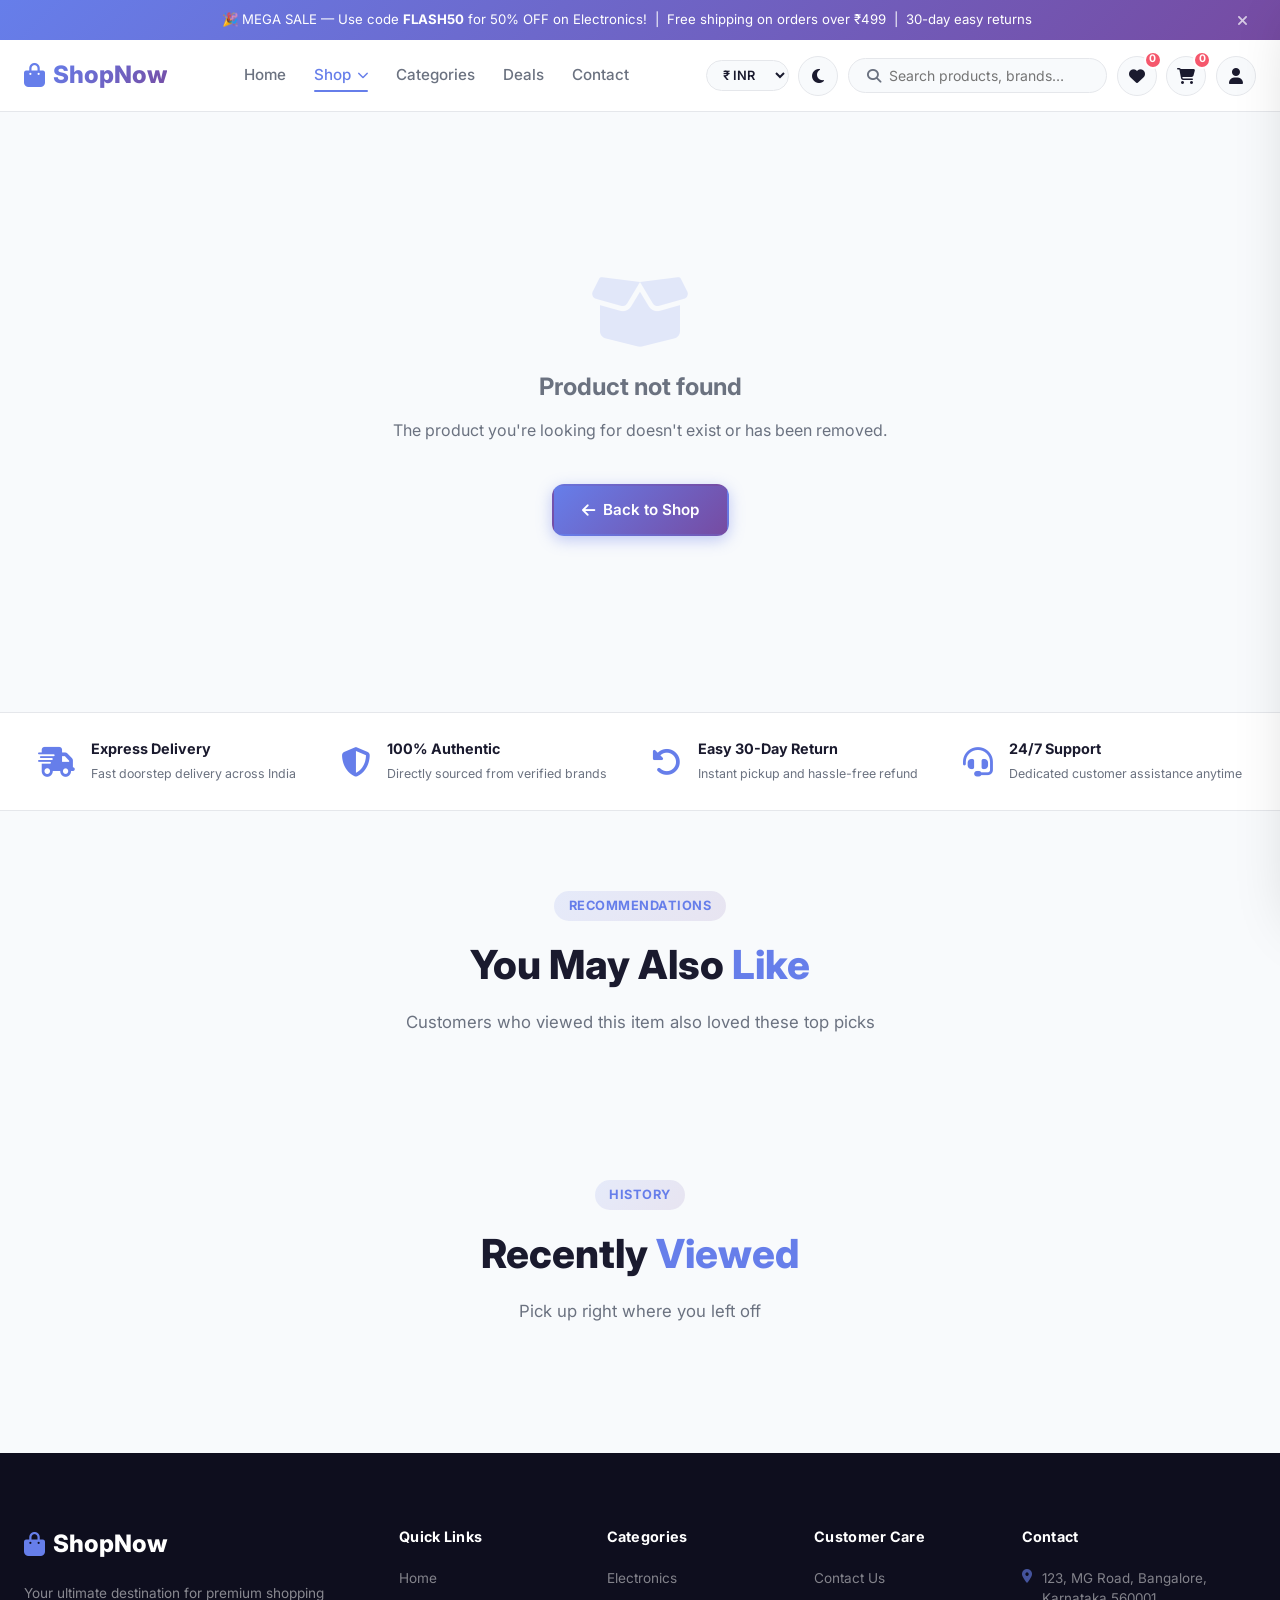
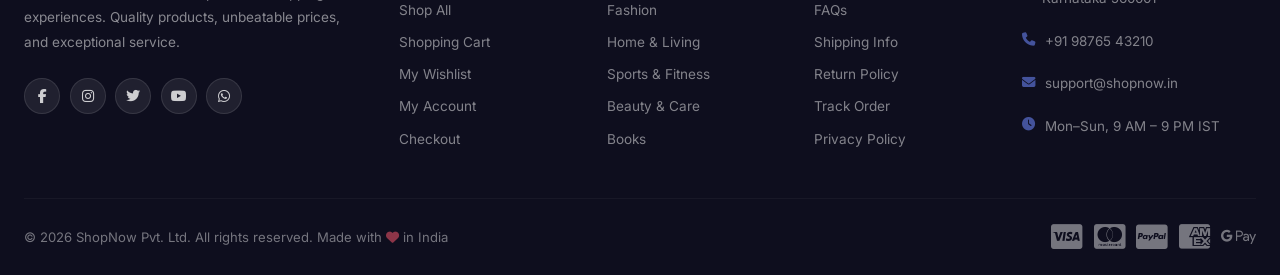
<file: product.html>
<!DOCTYPE html>
<html lang="en">
<head>
  <meta charset="UTF-8"/>
  <meta name="viewport" content="width=device-width, initial-scale=1.0"/>
  <meta name="description" content="View product specifications, customer reviews, pricing, and fast delivery options on ShopNow."/>
  <meta name="theme-color" content="#667eea"/>
  <title>Product Details – ShopNow</title>
  <link rel="stylesheet" href="css/style.css"/>
  <link rel="stylesheet" href="css/animations.css"/>
  <link rel="stylesheet" href="https://cdnjs.cloudflare.com/ajax/libs/font-awesome/6.5.0/css/all.min.css"/>
  <link href="https://fonts.googleapis.com/css2?family=Inter:wght@300;400;500;600;700;800;900&display=swap" rel="stylesheet"/>
</head>
<body>

  <!-- ===== ANNOUNCEMENT BAR ===== -->
  <div class="announcement-bar" id="announcementBar">
    <div class="announcement-inner">
      <span>🎉 MEGA SALE — Use code <strong>FLASH50</strong> for 50% OFF on Electronics! &nbsp;|&nbsp; Free shipping on orders over ₹499 &nbsp;|&nbsp; 30-day easy returns</span>
    </div>
    <button class="announcement-close" id="closeAnnouncement" title="Close"><i class="fas fa-times"></i></button>
  </div>

  <!-- ===== NAVBAR ===== -->
  <header class="navbar" id="navbar">
    <div class="nav-container">
      <a href="index.html" class="logo">
        <i class="fas fa-shopping-bag"></i>
        <span>ShopNow</span>
      </a>

      <nav class="nav-links" id="navLinks">
        <a href="index.html">Home</a>
        <div class="nav-dropdown">
          <a href="shop.html" class="dropdown-trigger active">Shop <i class="fas fa-chevron-down fa-xs"></i></a>
          <div class="dropdown-menu">
            <a href="shop.html?cat=electronics"><i class="fas fa-laptop"></i> Electronics</a>
            <a href="shop.html?cat=fashion"><i class="fas fa-tshirt"></i> Fashion</a>
            <a href="shop.html?cat=home"><i class="fas fa-couch"></i> Home &amp; Living</a>
            <a href="shop.html?cat=sports"><i class="fas fa-dumbbell"></i> Sports</a>
            <a href="shop.html?cat=beauty"><i class="fas fa-spray-can-sparkles"></i> Beauty</a>
            <a href="shop.html?cat=books"><i class="fas fa-book-open"></i> Books</a>
          </div>
        </div>
        <a href="index.html#categories">Categories</a>
        <a href="index.html#deals">Deals</a>
        <a href="contact.html">Contact</a>
      </nav>

      <div class="nav-actions">
        <div class="currency-select-wrap">
          <select class="currency-select" aria-label="Select Currency">
            <option value="INR">₹ INR</option>
            <option value="USD">$ USD</option>
            <option value="EUR">€ EUR</option>
            <option value="GBP">£ GBP</option>
          </select>
        </div>
        <button class="theme-toggle-btn" title="Toggle Theme" aria-label="Toggle Dark/Light Mode">
          <i class="fas fa-moon"></i>
        </button>
        <div class="search-bar" id="searchBarDesktop">
          <i class="fas fa-search"></i>
          <input type="text" id="searchInput" placeholder="Search products, brands…" autocomplete="off"/>
          <div class="search-suggestions" id="searchSuggestions"></div>
        </div>
        <button class="icon-btn search-mobile-btn" id="searchMobileBtn" title="Search">
          <i class="fas fa-search"></i>
        </button>
        <a href="wishlist.html" class="icon-btn" title="Wishlist">
          <i class="fas fa-heart"></i>
          <span class="badge" id="wishlistBadge">0</span>
        </a>
        <a href="cart.html" class="icon-btn cart-icon-btn" title="Cart" id="cartNavBtn">
          <i class="fas fa-shopping-cart"></i>
          <span class="badge" id="cartBadge">0</span>
        </a>
        <a href="account.html" class="icon-btn" title="Account">
          <i class="fas fa-user"></i>
        </a>
        <button class="hamburger" id="hamburger" aria-label="Menu">
          <span></span><span></span><span></span>
        </button>
      </div>
    </div>

    <!-- Mobile Search Bar -->
    <div class="mobile-search-bar" id="mobileSearchBar">
      <input type="text" id="mobileSearchInput" placeholder="Search products…"/>
      <button id="mobileSearchSubmit"><i class="fas fa-search"></i></button>
      <button id="mobileSearchClose"><i class="fas fa-times"></i></button>
    </div>
  </header>

  <!-- ===== PRODUCT DETAIL HERO SECTION ===== -->
  <main class="container section" style="padding-top:calc(var(--nav-h) + 2rem);padding-bottom:3rem;">
    <section class="product-detail" id="productDetail">
      <!-- Populated dynamically by product.js -->
      <div class="spinner"></div>
    </section>
    <div id="fbtContainer"></div>
  </main>

  <!-- ===== TRUST GUARANTEES ===== -->
  <section class="trust-bar" style="border-top:1px solid var(--border);border-bottom:1px solid var(--border);">
    <div class="container">
      <div class="trust-item"><i class="fas fa-truck-fast"></i><div><strong>Express Delivery</strong><span>Fast doorstep delivery across India</span></div></div>
      <div class="trust-item"><i class="fas fa-shield-halved"></i><div><strong>100% Authentic</strong><span>Directly sourced from verified brands</span></div></div>
      <div class="trust-item"><i class="fas fa-rotate-left"></i><div><strong>Easy 30-Day Return</strong><span>Instant pickup and hassle-free refund</span></div></div>
      <div class="trust-item"><i class="fas fa-headset"></i><div><strong>24/7 Support</strong><span>Dedicated customer assistance anytime</span></div></div>
    </div>
  </section>

  <!-- ===== RELATED PRODUCTS SECTION ===== -->
  <section class="section container">
    <div class="section-header">
      <span class="section-tag">Recommendations</span>
      <h2>You May Also <span class="highlight">Like</span></h2>
      <p>Customers who viewed this item also loved these top picks</p>
    </div>
    <div class="products-grid" id="relatedGrid"></div>
  </section>

  <!-- ===== RECENTLY VIEWED PRODUCTS ===== -->
  <section class="section container" style="padding-top:1rem;">
    <div class="section-header">
      <span class="section-tag">History</span>
      <h2>Recently <span class="highlight">Viewed</span></h2>
      <p>Pick up right where you left off</p>
    </div>
    <div class="products-grid" id="recentGrid"></div>
  </section>

  <!-- ===== CART SIDEBAR (fly-out) ===== -->
  <div class="cart-sidebar-overlay" id="cartOverlay"></div>
  <aside class="cart-sidebar" id="cartSidebarEl">
    <div class="cart-sidebar-header">
      <h3><i class="fas fa-shopping-cart"></i> My Cart (<span id="sideCartCount">0</span>)</h3>
      <button id="closeSideCart"><i class="fas fa-times"></i></button>
    </div>
    <div class="cart-sidebar-items" id="sideCartItems"></div>
    <div class="cart-sidebar-footer">
      <div class="side-cart-total">Total: <strong id="sideCartTotal">₹0</strong></div>
      <a href="cart.html" class="btn btn-outline full-width" style="margin-bottom:.5rem">View Full Cart</a>
      <a href="checkout.html" class="btn btn-primary full-width">Checkout <i class="fas fa-arrow-right"></i></a>
    </div>
  </aside>

  <!-- ===== FOOTER ===== -->
  <footer class="footer">
    <div class="container">
      <div class="footer-grid">
        <div class="footer-brand">
          <a href="index.html" class="logo"><i class="fas fa-shopping-bag"></i> ShopNow</a>
          <p>Your ultimate destination for premium shopping experiences. Quality products, unbeatable prices, and exceptional service.</p>
          <div class="social-links">
            <a href="#" title="Facebook"><i class="fab fa-facebook-f"></i></a>
            <a href="#" title="Instagram"><i class="fab fa-instagram"></i></a>
            <a href="#" title="Twitter"><i class="fab fa-twitter"></i></a>
            <a href="#" title="YouTube"><i class="fab fa-youtube"></i></a>
            <a href="#" title="WhatsApp"><i class="fab fa-whatsapp"></i></a>
          </div>
        </div>
        <div class="footer-links">
          <h4>Quick Links</h4>
          <ul>
            <li><a href="index.html">Home</a></li>
            <li><a href="shop.html">Shop All</a></li>
            <li><a href="cart.html">Shopping Cart</a></li>
            <li><a href="wishlist.html">My Wishlist</a></li>
            <li><a href="account.html">My Account</a></li>
            <li><a href="checkout.html">Checkout</a></li>
          </ul>
        </div>
        <div class="footer-links">
          <h4>Categories</h4>
          <ul>
            <li><a href="shop.html?cat=electronics">Electronics</a></li>
            <li><a href="shop.html?cat=fashion">Fashion</a></li>
            <li><a href="shop.html?cat=home">Home &amp; Living</a></li>
            <li><a href="shop.html?cat=sports">Sports &amp; Fitness</a></li>
            <li><a href="shop.html?cat=beauty">Beauty &amp; Care</a></li>
            <li><a href="shop.html?cat=books">Books</a></li>
          </ul>
        </div>
        <div class="footer-links">
          <h4>Customer Care</h4>
          <ul>
            <li><a href="contact.html">Contact Us</a></li>
            <li><a href="#">FAQs</a></li>
            <li><a href="#">Shipping Info</a></li>
            <li><a href="#">Return Policy</a></li>
            <li><a href="#">Track Order</a></li>
            <li><a href="#">Privacy Policy</a></li>
          </ul>
        </div>
        <div class="footer-links">
          <h4>Contact</h4>
          <ul class="contact-list">
            <li><i class="fas fa-map-marker-alt"></i> 123, MG Road, Bangalore, Karnataka 560001</li>
            <li><i class="fas fa-phone"></i> +91 98765 43210</li>
            <li><i class="fas fa-envelope"></i> support@shopnow.in</li>
            <li><i class="fas fa-clock"></i> Mon–Sun, 9 AM – 9 PM IST</li>
          </ul>
        </div>
      </div>
      <div class="footer-bottom">
        <p>© 2026 ShopNow Pvt. Ltd. All rights reserved. Made with <i class="fas fa-heart" style="color:#f5576c"></i> in India</p>
        <div class="payment-icons">
          <i class="fab fa-cc-visa" title="Visa"></i>
          <i class="fab fa-cc-mastercard" title="Mastercard"></i>
          <i class="fab fa-cc-paypal" title="PayPal"></i>
          <i class="fab fa-cc-amex" title="Amex"></i>
          <i class="fab fa-google-pay" title="Google Pay"></i>
        </div>
      </div>
    </div>
  </footer>

  <!-- ===== QUICK VIEW MODAL CONTAINER ===== -->
  <div class="modal-overlay" id="quickViewModal"></div>

  <!-- ===== COMPARE DOCK CONTAINER ===== -->
  <div class="compare-dock" id="compareDock"></div>

  <!-- ===== TOAST ===== -->
  <div class="toast" id="toast"><i class="fas fa-check-circle"></i> <span id="toastMsg"></span></div>

  <!-- ===== BACK TO TOP ===== -->
  <button class="back-to-top" id="backToTop" title="Back to top"><i class="fas fa-arrow-up"></i></button>

  <script src="js/data.js"></script>
  <script src="js/utils.js"></script>
  <script src="js/product.js"></script>
</body>
</html>
</file>
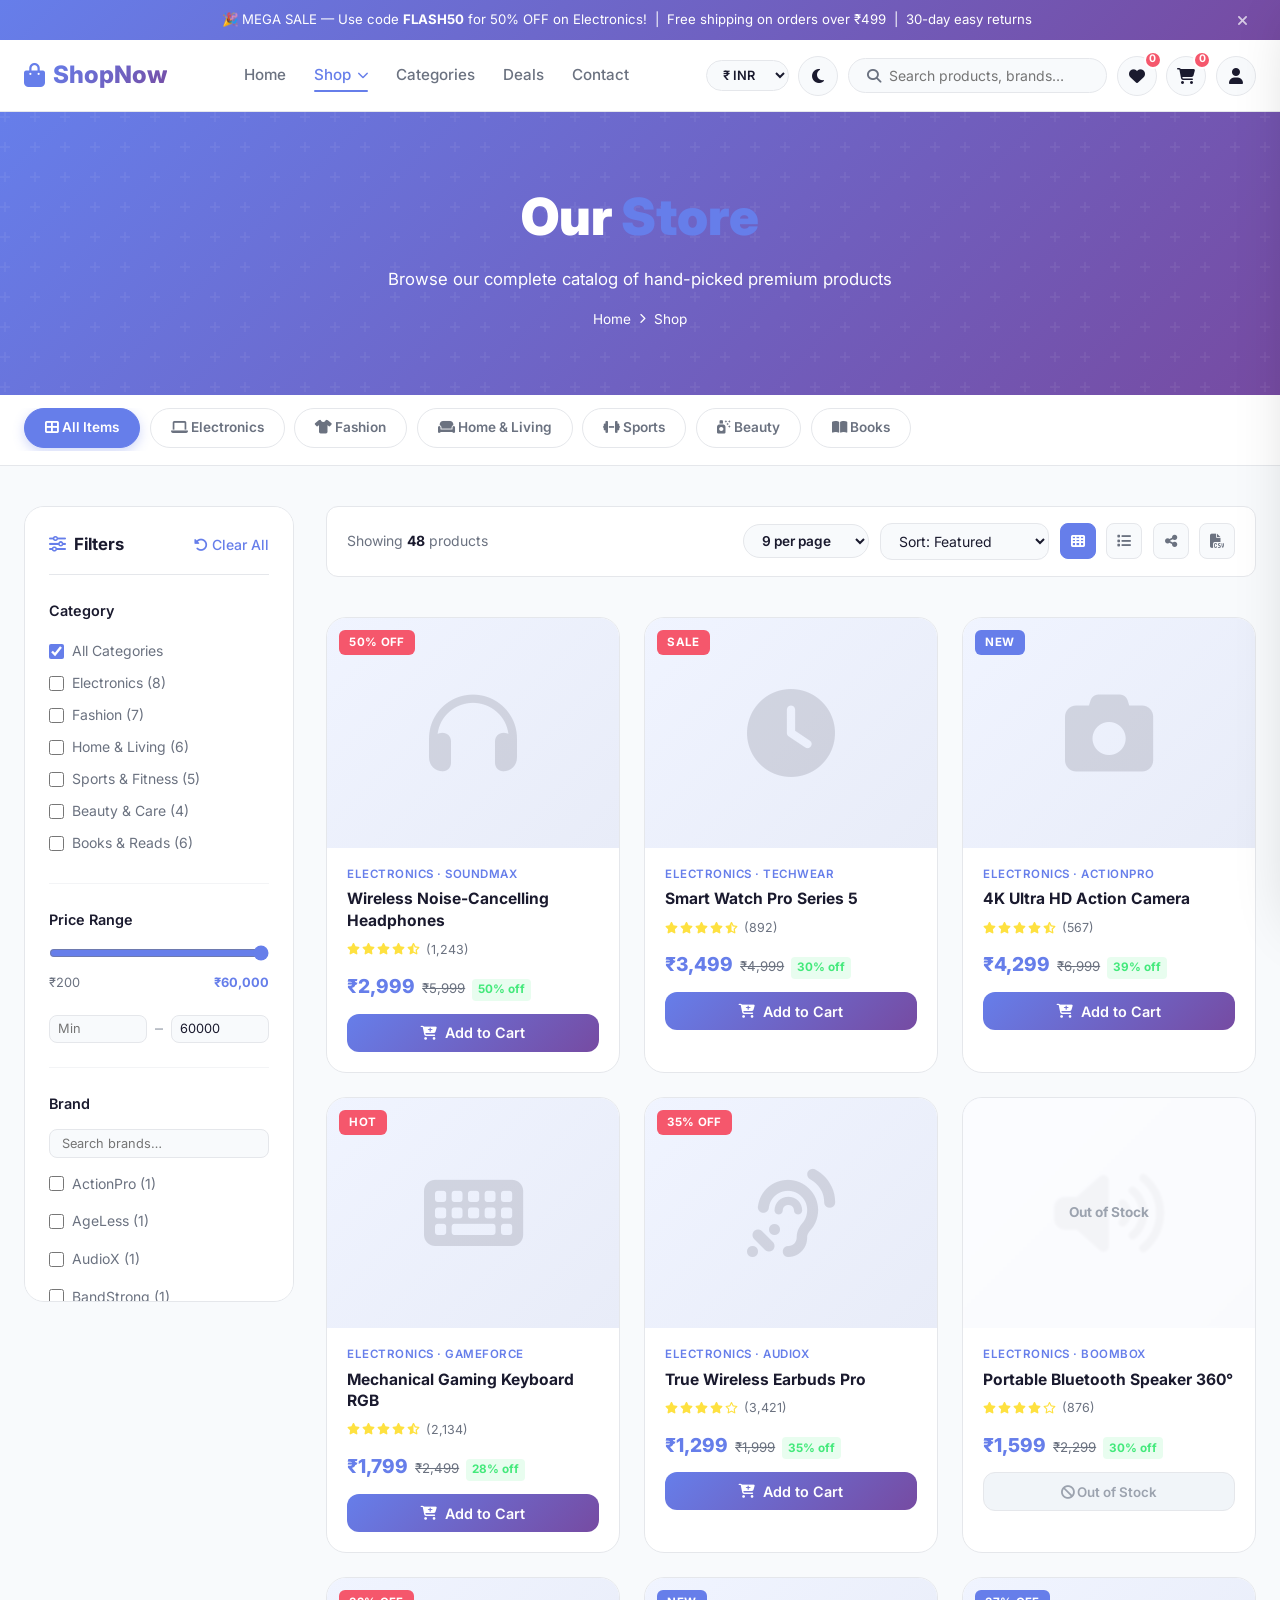
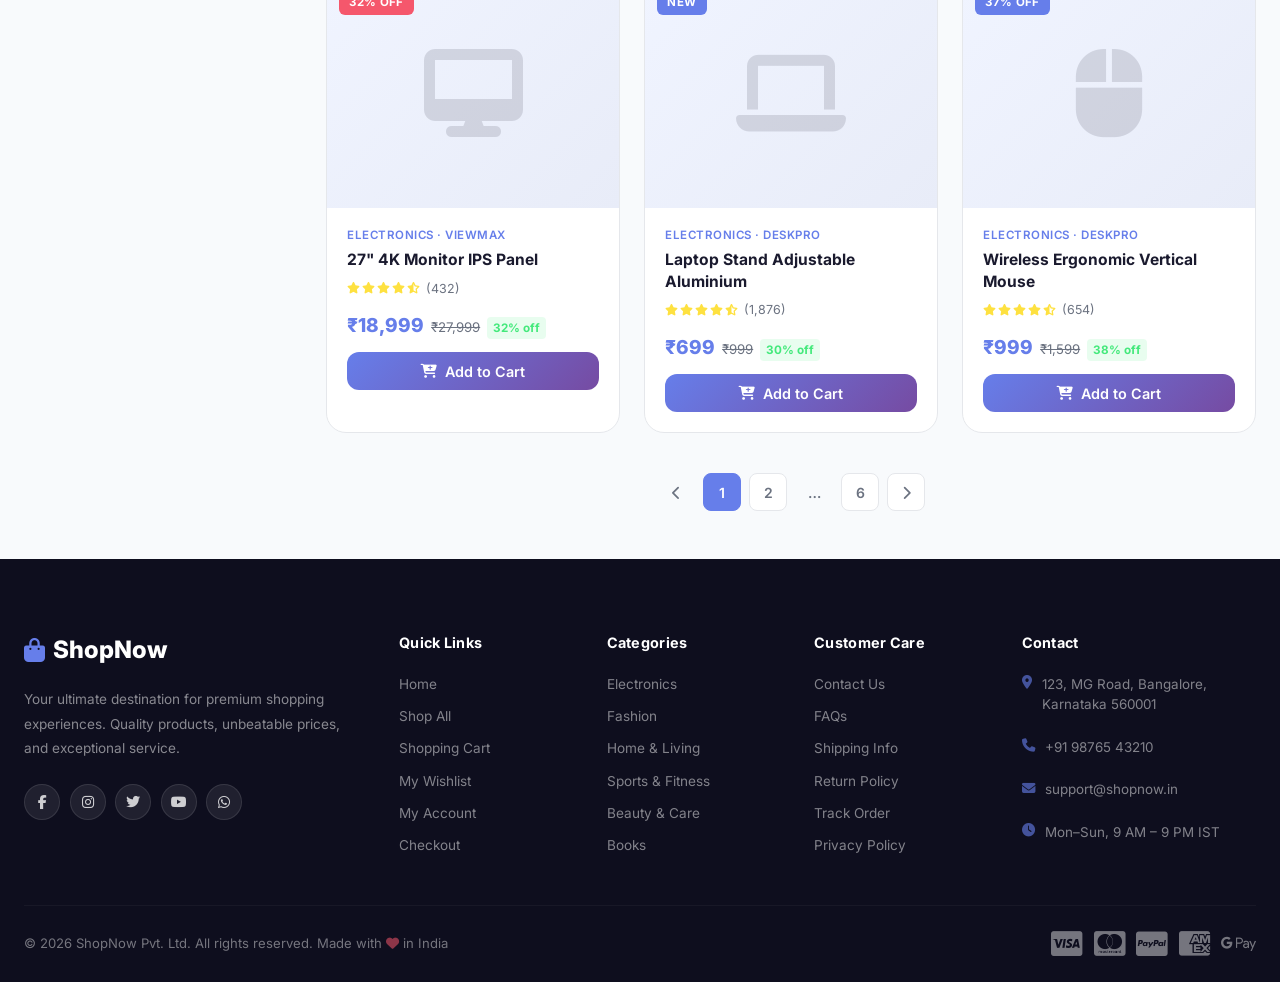
<file: shop.html>
<!DOCTYPE html>
<html lang="en">
<head>
  <meta charset="UTF-8"/>
  <meta name="viewport" content="width=device-width, initial-scale=1.0"/>
  <meta name="description" content="Shop all premium products on ShopNow. Filter by category, price, rating, brand, and discounts. Enjoy fast delivery across India."/>
  <meta name="theme-color" content="#667eea"/>
  <title>Shop All Products – ShopNow</title>
  <link rel="stylesheet" href="css/style.css"/>
  <link rel="stylesheet" href="css/animations.css"/>
  <link rel="stylesheet" href="https://cdnjs.cloudflare.com/ajax/libs/font-awesome/6.5.0/css/all.min.css"/>
  <link href="https://fonts.googleapis.com/css2?family=Inter:wght@300;400;500;600;700;800;900&display=swap" rel="stylesheet"/>
</head>
<body>

  <!-- ===== ANNOUNCEMENT BAR ===== -->
  <div class="announcement-bar" id="announcementBar">
    <div class="announcement-inner">
      <span>🎉 MEGA SALE — Use code <strong>FLASH50</strong> for 50% OFF on Electronics! &nbsp;|&nbsp; Free shipping on orders over ₹499 &nbsp;|&nbsp; 30-day easy returns</span>
    </div>
    <button class="announcement-close" id="closeAnnouncement" title="Close"><i class="fas fa-times"></i></button>
  </div>

  <!-- ===== NAVBAR ===== -->
  <header class="navbar" id="navbar">
    <div class="nav-container">
      <a href="index.html" class="logo">
        <i class="fas fa-shopping-bag"></i>
        <span>ShopNow</span>
      </a>

      <nav class="nav-links" id="navLinks">
        <a href="index.html">Home</a>
        <div class="nav-dropdown">
          <a href="shop.html" class="dropdown-trigger active">Shop <i class="fas fa-chevron-down fa-xs"></i></a>
          <div class="dropdown-menu">
            <a href="shop.html?cat=electronics"><i class="fas fa-laptop"></i> Electronics</a>
            <a href="shop.html?cat=fashion"><i class="fas fa-tshirt"></i> Fashion</a>
            <a href="shop.html?cat=home"><i class="fas fa-couch"></i> Home &amp; Living</a>
            <a href="shop.html?cat=sports"><i class="fas fa-dumbbell"></i> Sports</a>
            <a href="shop.html?cat=beauty"><i class="fas fa-spray-can-sparkles"></i> Beauty</a>
            <a href="shop.html?cat=books"><i class="fas fa-book-open"></i> Books</a>
          </div>
        </div>
        <a href="index.html#categories">Categories</a>
        <a href="index.html#deals">Deals</a>
        <a href="contact.html">Contact</a>
      </nav>

      <div class="nav-actions">
        <div class="currency-select-wrap">
          <select class="currency-select" aria-label="Select Currency">
            <option value="INR">₹ INR</option>
            <option value="USD">$ USD</option>
            <option value="EUR">€ EUR</option>
            <option value="GBP">£ GBP</option>
          </select>
        </div>
        <button class="theme-toggle-btn" title="Toggle Theme" aria-label="Toggle Dark/Light Mode">
          <i class="fas fa-moon"></i>
        </button>
        <div class="search-bar" id="searchBarDesktop">
          <i class="fas fa-search"></i>
          <input type="text" id="searchInput" placeholder="Search products, brands…" autocomplete="off"/>
          <div class="search-suggestions" id="searchSuggestions"></div>
        </div>
        <button class="icon-btn search-mobile-btn" id="searchMobileBtn" title="Search">
          <i class="fas fa-search"></i>
        </button>
        <a href="wishlist.html" class="icon-btn" title="Wishlist">
          <i class="fas fa-heart"></i>
          <span class="badge" id="wishlistBadge">0</span>
        </a>
        <a href="cart.html" class="icon-btn cart-icon-btn" title="Cart" id="cartNavBtn">
          <i class="fas fa-shopping-cart"></i>
          <span class="badge" id="cartBadge">0</span>
        </a>
        <a href="account.html" class="icon-btn" title="Account">
          <i class="fas fa-user"></i>
        </a>
        <button class="hamburger" id="hamburger" aria-label="Menu">
          <span></span><span></span><span></span>
        </button>
      </div>
    </div>

    <!-- Mobile Search Bar -->
    <div class="mobile-search-bar" id="mobileSearchBar">
      <input type="text" id="mobileSearchInput" placeholder="Search products…"/>
      <button id="mobileSearchSubmit"><i class="fas fa-search"></i></button>
      <button id="mobileSearchClose"><i class="fas fa-times"></i></button>
    </div>
  </header>

  <!-- ===== PAGE HERO ===== -->
  <div class="page-hero">
    <h1>Our <span class="highlight">Store</span></h1>
    <p>Browse our complete catalog of hand-picked premium products</p>
    <nav class="breadcrumb">
      <a href="index.html">Home</a>
      <i class="fas fa-chevron-right"></i>
      <span>Shop</span>
    </nav>
  </div>

  <!-- ===== QUICK CATEGORY PILLS BAR ===== -->
  <div style="background:var(--white);border-bottom:1px solid var(--border);padding:.85rem 0;">
    <div class="container" style="display:flex;gap:.6rem;overflow-x:auto;padding-bottom:.2rem;-webkit-overflow-scrolling:touch;">
      <a href="shop.html" class="tab active" style="white-space:nowrap;"><i class="fas fa-th-large"></i> All Items</a>
      <a href="shop.html?cat=electronics" class="tab" style="white-space:nowrap;"><i class="fas fa-laptop"></i> Electronics</a>
      <a href="shop.html?cat=fashion" class="tab" style="white-space:nowrap;"><i class="fas fa-tshirt"></i> Fashion</a>
      <a href="shop.html?cat=home" class="tab" style="white-space:nowrap;"><i class="fas fa-couch"></i> Home &amp; Living</a>
      <a href="shop.html?cat=sports" class="tab" style="white-space:nowrap;"><i class="fas fa-dumbbell"></i> Sports</a>
      <a href="shop.html?cat=beauty" class="tab" style="white-space:nowrap;"><i class="fas fa-spray-can-sparkles"></i> Beauty</a>
      <a href="shop.html?cat=books" class="tab" style="white-space:nowrap;"><i class="fas fa-book-open"></i> Books</a>
    </div>
  </div>

  <!-- ===== SHOP LAYOUT ===== -->
  <section class="shop-layout container">

    <!-- SIDEBAR FILTERS -->
    <aside class="shop-sidebar" id="shopSidebar">
      <div class="sidebar-header">
        <h3><i class="fas fa-sliders"></i> Filters</h3>
        <button id="clearFilters" class="btn-text"><i class="fas fa-rotate-left"></i> Clear All</button>
      </div>

      <!-- Categories Filter -->
      <div class="filter-group">
        <h4>Category</h4>
        <label class="filter-check"><input type="checkbox" value="all" checked id="catAll"> All Categories</label>
        <label class="filter-check"><input type="checkbox" value="electronics"> Electronics (8)</label>
        <label class="filter-check"><input type="checkbox" value="fashion"> Fashion (7)</label>
        <label class="filter-check"><input type="checkbox" value="home"> Home &amp; Living (6)</label>
        <label class="filter-check"><input type="checkbox" value="sports"> Sports &amp; Fitness (5)</label>
        <label class="filter-check"><input type="checkbox" value="beauty"> Beauty &amp; Care (4)</label>
        <label class="filter-check"><input type="checkbox" value="books"> Books &amp; Reads (6)</label>
      </div>

      <!-- Price Range -->
      <div class="filter-group">
        <h4>Price Range</h4>
        <div class="price-range">
          <input type="range" id="priceRange" min="200" max="60000" value="60000" step="200"/>
          <div class="price-labels">
            <span>₹200</span>
            <span id="priceVal" style="font-weight:700;color:var(--primary)">₹60,000</span>
          </div>
          <div style="display:flex;gap:.5rem;align-items:center;margin-top:.6rem;">
            <input type="number" id="minPriceInput" placeholder="Min" min="0" style="width:50%;padding:.35rem .5rem;border:1.5px solid var(--border);border-radius:var(--radius-sm);background:var(--bg);color:var(--text);font-size:.8rem;"/>
            <span style="color:var(--text-muted)">–</span>
            <input type="number" id="maxPriceInput" placeholder="Max" min="0" value="60000" style="width:50%;padding:.35rem .5rem;border:1.5px solid var(--border);border-radius:var(--radius-sm);background:var(--bg);color:var(--text);font-size:.8rem;"/>
          </div>
        </div>
      </div>

      <!-- Brands Filter -->
      <div class="filter-group">
        <h4>Brand</h4>
        <input type="text" id="brandSearch" class="brand-checklist-search" placeholder="Search brands…" />
        <div class="brand-checklist" id="brandChecklist">
          <!-- Populated dynamically by shop.js -->
        </div>
      </div>

      <!-- Discount Filter -->
      <div class="filter-group">
        <h4>Min Discount</h4>
        <label class="filter-check"><input type="radio" name="discount" value="0" checked> All Discounts</label>
        <label class="filter-check"><input type="radio" name="discount" value="50"> 50% or more</label>
        <label class="filter-check"><input type="radio" name="discount" value="40"> 40% or more</label>
        <label class="filter-check"><input type="radio" name="discount" value="30"> 30% or more</label>
        <label class="filter-check"><input type="radio" name="discount" value="20"> 20% or more</label>
        <label class="filter-check"><input type="radio" name="discount" value="10"> 10% or more</label>
      </div>

      <!-- Rating Filter -->
      <div class="filter-group">
        <h4>Customer Rating</h4>
        <label class="filter-check"><input type="radio" name="rating" value="0" checked> All Ratings</label>
        <label class="filter-check"><input type="radio" name="rating" value="4.5"> 4.5★ &amp; above</label>
        <label class="filter-check"><input type="radio" name="rating" value="4.0"> 4.0★ &amp; above</label>
        <label class="filter-check"><input type="radio" name="rating" value="3.5"> 3.5★ &amp; above</label>
      </div>

      <!-- Availability & Deals -->
      <div class="filter-group">
        <h4>Availability &amp; Deals</h4>
        <label class="filter-check"><input type="checkbox" id="inStockOnly"> In Stock Only</label>
        <label class="filter-check"><input type="checkbox" id="onSaleOnly"> On Sale / Discounted</label>
      </div>

      <!-- Trust Badges in Sidebar -->
      <div style="background:var(--bg);border-radius:var(--radius);padding:1rem;margin-top:1.5rem;border:1px solid var(--border-light);">
        <div style="display:flex;align-items:center;gap:.6rem;font-size:.8rem;font-weight:600;color:var(--text);margin-bottom:.5rem;">
          <i class="fas fa-truck-fast" style="color:var(--primary)"></i> Free delivery above ₹499
        </div>
        <div style="display:flex;align-items:center;gap:.6rem;font-size:.8rem;font-weight:600;color:var(--text);margin-bottom:.5rem;">
          <i class="fas fa-rotate-left" style="color:var(--success)"></i> 30-day return policy
        </div>
        <div style="display:flex;align-items:center;gap:.6rem;font-size:.8rem;font-weight:600;color:var(--text);">
          <i class="fas fa-shield-halved" style="color:var(--info)"></i> 100% Genuine products
        </div>
      </div>
    </aside>

    <!-- MAIN PRODUCT CATALOG -->
    <main class="shop-main">
      <div class="shop-toolbar">
        <div class="results-info">
          Showing <strong id="resultCount">0</strong> products
        </div>
        <div class="toolbar-right">
          <select id="perPageSelect" style="padding:.45rem .85rem;border:1.5px solid var(--border);border-radius:20px;background:var(--bg);color:var(--text);font-size:.85rem;font-weight:600;">
            <option value="9">9 per page</option>
            <option value="12">12 per page</option>
            <option value="18">18 per page</option>
            <option value="24">24 per page</option>
          </select>
          <select id="sortSelect">
            <option value="default">Sort: Featured</option>
            <option value="price-asc">Price: Low to High</option>
            <option value="price-desc">Price: High to Low</option>
            <option value="rating">Highest Rated</option>
            <option value="newest">Newest Arrivals</option>
            <option value="discount">Biggest Discount</option>
            <option value="reviews">Most Reviewed</option>
          </select>
          <button class="view-btn active" id="gridView" title="Grid View"><i class="fas fa-th"></i></button>
          <button class="view-btn" id="listView" title="List View"><i class="fas fa-list"></i></button>
          <button class="view-btn" id="shareSearchBtn" title="Share Search Link"><i class="fas fa-share-nodes"></i></button>
          <button class="view-btn" id="exportCatalogBtn" title="Export to CSV"><i class="fas fa-file-csv"></i></button>
          <button class="filter-toggle-btn" id="filterToggle"><i class="fas fa-sliders"></i> Filters</button>
        </div>
      </div>

      <!-- Active Filter Chips Container -->
      <div id="activeFilterChips" style="display:flex;gap:.5rem;flex-wrap:wrap;margin-bottom:1rem;"></div>

      <div class="products-grid" id="shopProductsGrid"></div>

      <div class="pagination" id="pagination"></div>
    </main>
  </section>

  <!-- ===== CART SIDEBAR (fly-out) ===== -->
  <div class="cart-sidebar-overlay" id="cartOverlay"></div>
  <aside class="cart-sidebar" id="cartSidebarEl">
    <div class="cart-sidebar-header">
      <h3><i class="fas fa-shopping-cart"></i> My Cart (<span id="sideCartCount">0</span>)</h3>
      <button id="closeSideCart"><i class="fas fa-times"></i></button>
    </div>
    <div class="cart-sidebar-items" id="sideCartItems"></div>
    <div class="cart-sidebar-footer">
      <div class="side-cart-total">Total: <strong id="sideCartTotal">₹0</strong></div>
      <a href="cart.html" class="btn btn-outline full-width" style="margin-bottom:.5rem">View Full Cart</a>
      <a href="checkout.html" class="btn btn-primary full-width">Checkout <i class="fas fa-arrow-right"></i></a>
    </div>
  </aside>

  <!-- ===== FOOTER ===== -->
  <footer class="footer">
    <div class="container">
      <div class="footer-grid">
        <div class="footer-brand">
          <a href="index.html" class="logo"><i class="fas fa-shopping-bag"></i> ShopNow</a>
          <p>Your ultimate destination for premium shopping experiences. Quality products, unbeatable prices, and exceptional service.</p>
          <div class="social-links">
            <a href="#" title="Facebook"><i class="fab fa-facebook-f"></i></a>
            <a href="#" title="Instagram"><i class="fab fa-instagram"></i></a>
            <a href="#" title="Twitter"><i class="fab fa-twitter"></i></a>
            <a href="#" title="YouTube"><i class="fab fa-youtube"></i></a>
            <a href="#" title="WhatsApp"><i class="fab fa-whatsapp"></i></a>
          </div>
        </div>
        <div class="footer-links">
          <h4>Quick Links</h4>
          <ul>
            <li><a href="index.html">Home</a></li>
            <li><a href="shop.html">Shop All</a></li>
            <li><a href="cart.html">Shopping Cart</a></li>
            <li><a href="wishlist.html">My Wishlist</a></li>
            <li><a href="account.html">My Account</a></li>
            <li><a href="checkout.html">Checkout</a></li>
          </ul>
        </div>
        <div class="footer-links">
          <h4>Categories</h4>
          <ul>
            <li><a href="shop.html?cat=electronics">Electronics</a></li>
            <li><a href="shop.html?cat=fashion">Fashion</a></li>
            <li><a href="shop.html?cat=home">Home &amp; Living</a></li>
            <li><a href="shop.html?cat=sports">Sports &amp; Fitness</a></li>
            <li><a href="shop.html?cat=beauty">Beauty &amp; Care</a></li>
            <li><a href="shop.html?cat=books">Books</a></li>
          </ul>
        </div>
        <div class="footer-links">
          <h4>Customer Care</h4>
          <ul>
            <li><a href="contact.html">Contact Us</a></li>
            <li><a href="#">FAQs</a></li>
            <li><a href="#">Shipping Info</a></li>
            <li><a href="#">Return Policy</a></li>
            <li><a href="#">Track Order</a></li>
            <li><a href="#">Privacy Policy</a></li>
          </ul>
        </div>
        <div class="footer-links">
          <h4>Contact</h4>
          <ul class="contact-list">
            <li><i class="fas fa-map-marker-alt"></i> 123, MG Road, Bangalore, Karnataka 560001</li>
            <li><i class="fas fa-phone"></i> +91 98765 43210</li>
            <li><i class="fas fa-envelope"></i> support@shopnow.in</li>
            <li><i class="fas fa-clock"></i> Mon–Sun, 9 AM – 9 PM IST</li>
          </ul>
        </div>
      </div>
      <div class="footer-bottom">
        <p>© 2026 ShopNow Pvt. Ltd. All rights reserved. Made with <i class="fas fa-heart" style="color:#f5576c"></i> in India</p>
        <div class="payment-icons">
          <i class="fab fa-cc-visa" title="Visa"></i>
          <i class="fab fa-cc-mastercard" title="Mastercard"></i>
          <i class="fab fa-cc-paypal" title="PayPal"></i>
          <i class="fab fa-cc-amex" title="Amex"></i>
          <i class="fab fa-google-pay" title="Google Pay"></i>
        </div>
      </div>
    </div>
  </footer>

  <!-- ===== QUICK VIEW MODAL CONTAINER ===== -->
  <div class="modal-overlay" id="quickViewModal"></div>

  <!-- ===== COMPARE DOCK CONTAINER ===== -->
  <div class="compare-dock" id="compareDock"></div>

  <!-- ===== TOAST ===== -->
  <div class="toast" id="toast"><i class="fas fa-check-circle"></i> <span id="toastMsg"></span></div>

  <!-- ===== BACK TO TOP ===== -->
  <button class="back-to-top" id="backToTop" title="Back to top"><i class="fas fa-arrow-up"></i></button>

  <script src="js/data.js"></script>
  <script src="js/utils.js"></script>
  <script src="js/shop.js"></script>
</body>
</html>
</file>
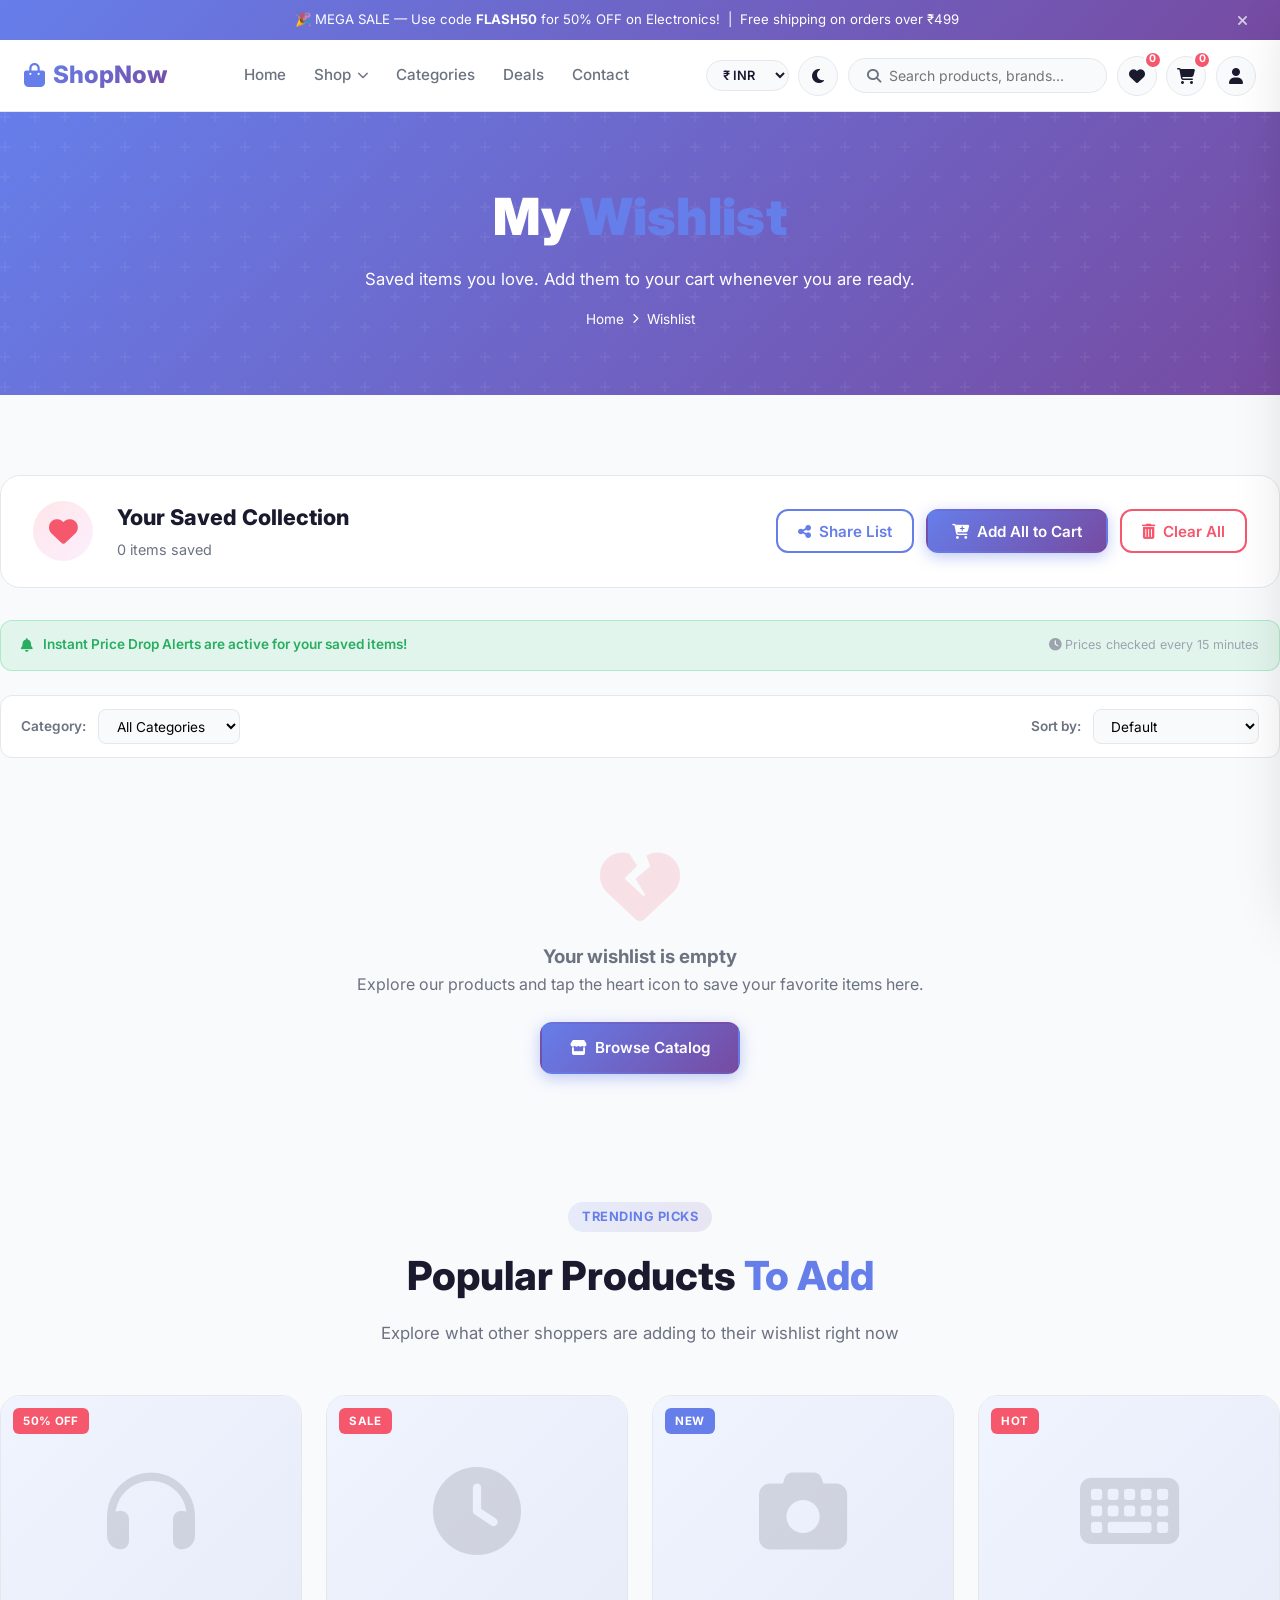
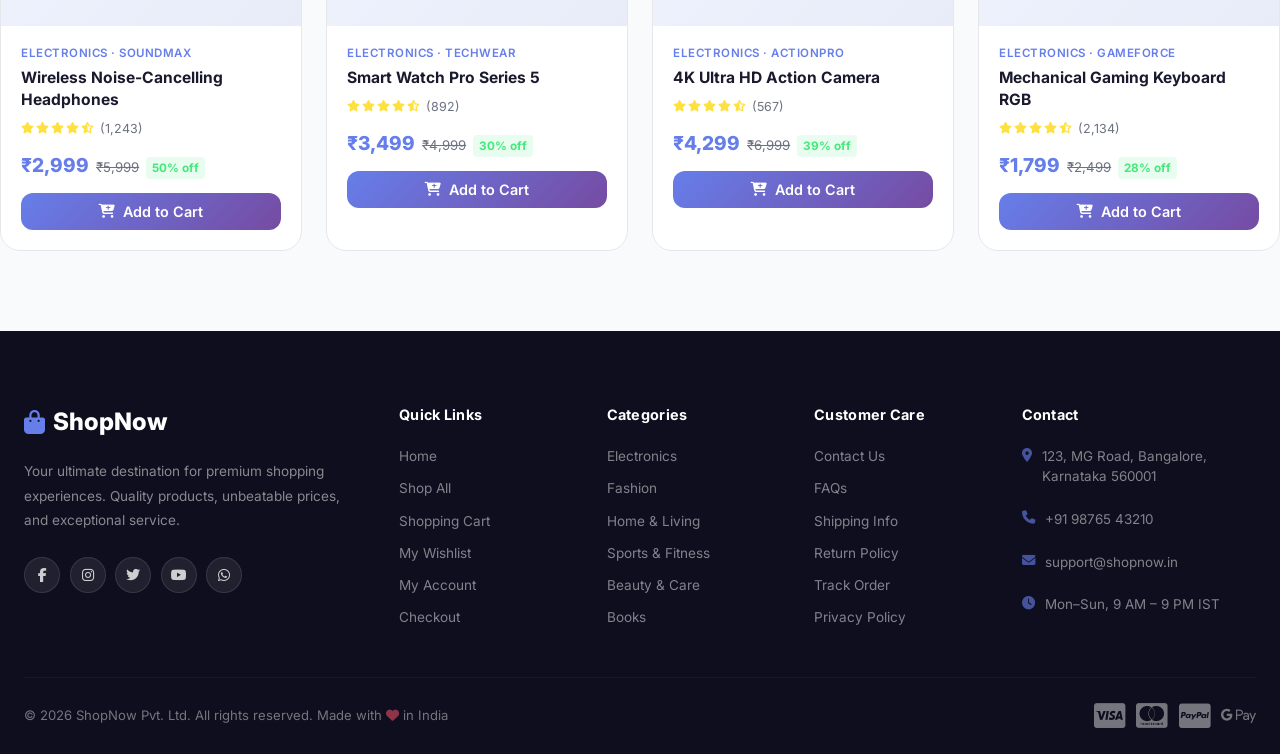
<file: wishlist.html>
<!DOCTYPE html>
<html lang="en">
<head>
  <meta charset="UTF-8"/>
  <meta name="viewport" content="width=device-width, initial-scale=1.0"/>
  <meta name="description" content="View and manage your saved items on ShopNow. Move items to cart, share your wishlist, and track price drops."/>
  <meta name="theme-color" content="#667eea"/>
  <title>My Wishlist – ShopNow</title>
  <link rel="stylesheet" href="css/style.css"/>
  <link rel="stylesheet" href="css/animations.css"/>
  <link rel="stylesheet" href="https://cdnjs.cloudflare.com/ajax/libs/font-awesome/6.5.0/css/all.min.css"/>
  <link href="https://fonts.googleapis.com/css2?family=Inter:wght@300;400;500;600;700;800;900&display=swap" rel="stylesheet"/>
</head>
<body>

  <!-- ===== ANNOUNCEMENT BAR ===== -->
  <div class="announcement-bar" id="announcementBar">
    <div class="announcement-inner">
      <span>🎉 MEGA SALE — Use code <strong>FLASH50</strong> for 50% OFF on Electronics! &nbsp;|&nbsp; Free shipping on orders over ₹499</span>
    </div>
    <button class="announcement-close" id="closeAnnouncement" title="Close"><i class="fas fa-times"></i></button>
  </div>

  <!-- ===== NAVBAR ===== -->
  <header class="navbar" id="navbar">
    <div class="nav-container">
      <a href="index.html" class="logo">
        <i class="fas fa-shopping-bag"></i>
        <span>ShopNow</span>
      </a>

      <nav class="nav-links" id="navLinks">
        <a href="index.html">Home</a>
        <div class="nav-dropdown">
          <a href="shop.html" class="dropdown-trigger">Shop <i class="fas fa-chevron-down fa-xs"></i></a>
          <div class="dropdown-menu">
            <a href="shop.html?cat=electronics"><i class="fas fa-laptop"></i> Electronics</a>
            <a href="shop.html?cat=fashion"><i class="fas fa-tshirt"></i> Fashion</a>
            <a href="shop.html?cat=home"><i class="fas fa-couch"></i> Home &amp; Living</a>
            <a href="shop.html?cat=sports"><i class="fas fa-dumbbell"></i> Sports</a>
            <a href="shop.html?cat=beauty"><i class="fas fa-spray-can-sparkles"></i> Beauty</a>
            <a href="shop.html?cat=books"><i class="fas fa-book-open"></i> Books</a>
          </div>
        </div>
        <a href="index.html#categories">Categories</a>
        <a href="index.html#deals">Deals</a>
        <a href="contact.html">Contact</a>
      </nav>

      <div class="nav-actions">
        <div class="currency-select-wrap">
          <select class="currency-select" aria-label="Select Currency">
            <option value="INR">₹ INR</option>
            <option value="USD">$ USD</option>
            <option value="EUR">€ EUR</option>
            <option value="GBP">£ GBP</option>
          </select>
        </div>
        <button class="theme-toggle-btn" title="Toggle Theme" aria-label="Toggle Dark/Light Mode">
          <i class="fas fa-moon"></i>
        </button>
        <div class="search-bar" id="searchBarDesktop">
          <i class="fas fa-search"></i>
          <input type="text" id="searchInput" placeholder="Search products, brands…" autocomplete="off"/>
          <div class="search-suggestions" id="searchSuggestions"></div>
        </div>
        <button class="icon-btn search-mobile-btn" id="searchMobileBtn" title="Search">
          <i class="fas fa-search"></i>
        </button>
        <a href="wishlist.html" class="icon-btn active" title="Wishlist">
          <i class="fas fa-heart"></i>
          <span class="badge" id="wishlistBadge">0</span>
        </a>
        <a href="cart.html" class="icon-btn cart-icon-btn" title="Cart" id="cartNavBtn">
          <i class="fas fa-shopping-cart"></i>
          <span class="badge" id="cartBadge">0</span>
        </a>
        <a href="account.html" class="icon-btn" title="Account">
          <i class="fas fa-user"></i>
        </a>
        <button class="hamburger" id="hamburger" aria-label="Menu">
          <span></span><span></span><span></span>
        </button>
      </div>
    </div>

    <!-- Mobile Search Bar -->
    <div class="mobile-search-bar" id="mobileSearchBar">
      <input type="text" id="mobileSearchInput" placeholder="Search products…"/>
      <button id="mobileSearchSubmit"><i class="fas fa-search"></i></button>
      <button id="mobileSearchClose"><i class="fas fa-times"></i></button>
    </div>
  </header>

  <!-- ===== PAGE HERO ===== -->
  <div class="page-hero">
    <h1>My <span class="highlight">Wishlist</span></h1>
    <p>Saved items you love. Add them to your cart whenever you are ready.</p>
    <nav class="breadcrumb">
      <a href="index.html">Home</a>
      <i class="fas fa-chevron-right"></i>
      <span>Wishlist</span>
    </nav>
  </div>

  <!-- ===== MAIN WISHLIST SECTION ===== -->
  <section class="container section">

    <!-- Wishlist Metric Banner -->
    <div style="background:var(--white);border-radius:var(--radius-lg);padding:1.5rem 2rem;border:1.5px solid var(--border);margin-bottom:2rem;display:flex;justify-content:space-between;align-items:center;flex-wrap:wrap;gap:1.5rem;">
      <div style="display:flex;align-items:center;gap:1.5rem;">
        <div style="width:60px;height:60px;border-radius:50%;background:linear-gradient(135deg,rgba(245,87,108,.15),rgba(240,147,251,.15));display:flex;align-items:center;justify-content:center;font-size:1.8rem;color:var(--accent);">
          <i class="fas fa-heart"></i>
        </div>
        <div>
          <h2 style="font-size:1.35rem;font-weight:800;margin-bottom:.2rem;">Your Saved Collection</h2>
          <span id="wishlistCount" style="color:var(--text-light);font-size:.9rem;">0 items saved</span>
          <span id="wishlistTotalValue" style="margin-left:1rem;font-weight:700;color:var(--primary);font-size:.9rem;"></span>
        </div>
      </div>

      <div style="display:flex;gap:.75rem;flex-wrap:wrap;">
        <button id="shareWishlistBtn" class="btn btn-outline" style="padding:.65rem 1.25rem;">
          <i class="fas fa-share-nodes"></i> Share List
        </button>
        <button id="addAllToCart" class="btn btn-primary" style="padding:.65rem 1.5rem;">
          <i class="fas fa-cart-plus"></i> Add All to Cart
        </button>
        <button id="clearWishlistBtn" class="btn btn-outline" style="padding:.65rem 1.25rem;color:var(--accent);border-color:var(--accent);">
          <i class="fas fa-trash-alt"></i> Clear All
        </button>
      </div>
    </div>

    <!-- Price Drop Alert Banner -->
    <div style="background:rgba(46,204,113,0.1);border:1px solid rgba(46,204,113,0.3);border-radius:var(--radius);padding:.85rem 1.25rem;margin-bottom:1.5rem;display:flex;align-items:center;justify-content:space-between;flex-wrap:wrap;gap:.75rem;">
      <div style="display:flex;align-items:center;gap:.6rem;font-size:.85rem;color:#27ae60;font-weight:600;">
        <i class="fas fa-bell"></i> Instant Price Drop Alerts are active for your saved items!
      </div>
      <span style="font-size:.78rem;color:var(--text-muted);"><i class="fas fa-clock"></i> Prices checked every 15 minutes</span>
    </div>

    <!-- Wishlist Filter/Sort Bar -->
    <div style="display:flex;justify-content:space-between;align-items:center;margin-bottom:1.5rem;flex-wrap:wrap;gap:1rem;background:var(--white);padding:.85rem 1.25rem;border-radius:var(--radius);border:1.5px solid var(--border);">
      <div style="display:flex;align-items:center;gap:.75rem;">
        <label for="wishlistCatFilter" style="font-size:.85rem;font-weight:600;color:var(--text-light);">Category:</label>
        <select id="wishlistCatFilter" style="padding:.45rem .85rem;border:1.5px solid var(--border);border-radius:var(--radius-sm);font-size:.85rem;background:var(--bg);">
          <option value="all">All Categories</option>
          <option value="electronics">Electronics</option>
          <option value="fashion">Fashion</option>
          <option value="home">Home &amp; Living</option>
          <option value="sports">Sports</option>
          <option value="beauty">Beauty</option>
          <option value="books">Books</option>
        </select>
      </div>

      <div style="display:flex;align-items:center;gap:.75rem;">
        <label for="wishlistSort" style="font-size:.85rem;font-weight:600;color:var(--text-light);">Sort by:</label>
        <select id="wishlistSort" style="padding:.45rem .85rem;border:1.5px solid var(--border);border-radius:var(--radius-sm);font-size:.85rem;background:var(--bg);">
          <option value="default">Default</option>
          <option value="price-asc">Price: Low to High</option>
          <option value="price-desc">Price: High to Low</option>
          <option value="rating">Highest Rating</option>
        </select>
      </div>
    </div>

    <!-- Products Grid -->
    <div class="products-grid" id="wishlistGrid"></div>

    <!-- Recommendations Section (Shown if empty or bottom) -->
    <div id="wishlistRecsSection" style="margin-top:4rem;">
      <div class="section-header">
        <span class="section-tag">Trending Picks</span>
        <h2>Popular Products <span class="highlight">To Add</span></h2>
        <p>Explore what other shoppers are adding to their wishlist right now</p>
      </div>
      <div class="products-grid" id="wishlistRecsGrid"></div>
    </div>
  </section>

  <!-- ===== CART SIDEBAR (fly-out) ===== -->
  <div class="cart-sidebar-overlay" id="cartOverlay"></div>
  <aside class="cart-sidebar" id="cartSidebarEl">
    <div class="cart-sidebar-header">
      <h3><i class="fas fa-shopping-cart"></i> My Cart (<span id="sideCartCount">0</span>)</h3>
      <button id="closeSideCart"><i class="fas fa-times"></i></button>
    </div>
    <div class="cart-sidebar-items" id="sideCartItems"></div>
    <div class="cart-sidebar-footer">
      <div class="side-cart-total">Total: <strong id="sideCartTotal">₹0</strong></div>
      <a href="cart.html" class="btn btn-outline full-width" style="margin-bottom:.5rem">View Full Cart</a>
      <a href="checkout.html" class="btn btn-primary full-width">Checkout <i class="fas fa-arrow-right"></i></a>
    </div>
  </aside>

  <!-- ===== FOOTER ===== -->
  <footer class="footer">
    <div class="container">
      <div class="footer-grid">
        <div class="footer-brand">
          <a href="index.html" class="logo"><i class="fas fa-shopping-bag"></i> ShopNow</a>
          <p>Your ultimate destination for premium shopping experiences. Quality products, unbeatable prices, and exceptional service.</p>
          <div class="social-links">
            <a href="#" title="Facebook"><i class="fab fa-facebook-f"></i></a>
            <a href="#" title="Instagram"><i class="fab fa-instagram"></i></a>
            <a href="#" title="Twitter"><i class="fab fa-twitter"></i></a>
            <a href="#" title="YouTube"><i class="fab fa-youtube"></i></a>
            <a href="#" title="WhatsApp"><i class="fab fa-whatsapp"></i></a>
          </div>
        </div>
        <div class="footer-links">
          <h4>Quick Links</h4>
          <ul>
            <li><a href="index.html">Home</a></li>
            <li><a href="shop.html">Shop All</a></li>
            <li><a href="cart.html">Shopping Cart</a></li>
            <li><a href="wishlist.html">My Wishlist</a></li>
            <li><a href="account.html">My Account</a></li>
            <li><a href="checkout.html">Checkout</a></li>
          </ul>
        </div>
        <div class="footer-links">
          <h4>Categories</h4>
          <ul>
            <li><a href="shop.html?cat=electronics">Electronics</a></li>
            <li><a href="shop.html?cat=fashion">Fashion</a></li>
            <li><a href="shop.html?cat=home">Home &amp; Living</a></li>
            <li><a href="shop.html?cat=sports">Sports &amp; Fitness</a></li>
            <li><a href="shop.html?cat=beauty">Beauty &amp; Care</a></li>
            <li><a href="shop.html?cat=books">Books</a></li>
          </ul>
        </div>
        <div class="footer-links">
          <h4>Customer Care</h4>
          <ul>
            <li><a href="contact.html">Contact Us</a></li>
            <li><a href="#">FAQs</a></li>
            <li><a href="#">Shipping Info</a></li>
            <li><a href="#">Return Policy</a></li>
            <li><a href="#">Track Order</a></li>
            <li><a href="#">Privacy Policy</a></li>
          </ul>
        </div>
        <div class="footer-links">
          <h4>Contact</h4>
          <ul class="contact-list">
            <li><i class="fas fa-map-marker-alt"></i> 123, MG Road, Bangalore, Karnataka 560001</li>
            <li><i class="fas fa-phone"></i> +91 98765 43210</li>
            <li><i class="fas fa-envelope"></i> support@shopnow.in</li>
            <li><i class="fas fa-clock"></i> Mon–Sun, 9 AM – 9 PM IST</li>
          </ul>
        </div>
      </div>
      <div class="footer-bottom">
        <p>© 2026 ShopNow Pvt. Ltd. All rights reserved. Made with <i class="fas fa-heart" style="color:#f5576c"></i> in India</p>
        <div class="payment-icons">
          <i class="fab fa-cc-visa" title="Visa"></i>
          <i class="fab fa-cc-mastercard" title="Mastercard"></i>
          <i class="fab fa-cc-paypal" title="PayPal"></i>
          <i class="fab fa-google-pay" title="Google Pay"></i>
        </div>
      </div>
    </div>
  </footer>

  <!-- ===== QUICK VIEW MODAL CONTAINER ===== -->
  <div class="modal-overlay" id="quickViewModal"></div>

  <!-- ===== COMPARE DOCK CONTAINER ===== -->
  <div class="compare-dock" id="compareDock"></div>

  <!-- ===== TOAST ===== -->
  <div class="toast" id="toast"><i class="fas fa-check-circle"></i> <span id="toastMsg"></span></div>

  <!-- ===== BACK TO TOP ===== -->
  <button class="back-to-top" id="backToTop" title="Back to top"><i class="fas fa-arrow-up"></i></button>

  <script src="js/data.js"></script>
  <script src="js/utils.js"></script>
  <script src="js/wishlist.js"></script>
</body>
</html>
</file>
<file: css/style.css>
/* ============================
   SHOPNOW – MASTER STYLESHEET
   v2.0 — Full Featured
   ============================ */

/* ── RESET & BASE ── */
*, *::before, *::after { box-sizing: border-box; margin: 0; padding: 0; }

:root {
  --primary:       #667eea;
  --primary-dark:  #5a6fd6;
  --secondary:     #764ba2;
  --accent:        #f5576c;
  --success:       #43e97b;
  --warning:       #fee140;
  --info:          #4facfe;
  --text:          #1a1a2e;
  --text-light:    #6b7280;
  --text-muted:    #9ca3af;
  --bg:            #f8fafc;
  --bg-alt:        #f1f5f9;
  --white:         #ffffff;
  --border:        #e5e7eb;
  --border-light:  #f3f4f6;
  --shadow-sm:     0 2px 8px rgba(0,0,0,.06);
  --shadow:        0 4px 20px rgba(0,0,0,.08);
  --shadow-lg:     0 10px 40px rgba(0,0,0,.15);
  --shadow-xl:     0 20px 60px rgba(0,0,0,.2);
  --radius-sm:     8px;
  --radius:        12px;
  --radius-lg:     20px;
  --radius-xl:     28px;
  --transition:    all .3s ease;
  --transition-fast: all .15s ease;
  --nav-h:         72px;
  --announce-h:    40px;
  --font:          'Inter', sans-serif;
  --grad-primary:  linear-gradient(135deg, #667eea, #764ba2);
  --grad-accent:   linear-gradient(135deg, #f093fb, #f5576c);
  --grad-info:     linear-gradient(135deg, #4facfe, #00f2fe);
  --grad-success:  linear-gradient(135deg, #43e97b, #38f9d7);
}

html { scroll-behavior: smooth; font-size: 16px; }
body { font-family: var(--font); color: var(--text); background: var(--bg); line-height: 1.6; overflow-x: hidden; }
a { text-decoration: none; color: inherit; }
ul { list-style: none; }
img { max-width: 100%; display: block; }
input, select, textarea, button { font-family: inherit; outline: none; border: none; }
button { cursor: pointer; }
s { opacity: .6; }

/* ── SCROLLBAR ── */
::-webkit-scrollbar { width: 6px; height: 6px; }
::-webkit-scrollbar-track { background: var(--bg); }
::-webkit-scrollbar-thumb { background: var(--primary); border-radius: 3px; }
::-webkit-scrollbar-thumb:hover { background: var(--secondary); }

/* ── UTILITY ── */
.container { max-width: 1320px; margin: 0 auto; padding: 0 1.5rem; }
.section { padding: 5rem 0; }
.hidden { display: none !important; }
.text-green { color: var(--success); }
.text-red { color: var(--accent); }
.full-width { width: 100%; }
.link { color: var(--primary); text-decoration: underline; }
.section-tag {
  display: inline-block; background: linear-gradient(135deg,rgba(102,126,234,.12),rgba(118,75,162,.12));
  color: var(--primary); border-radius: 30px; padding: .3rem .9rem;
  font-size: .8rem; font-weight: 700; letter-spacing: .5px; text-transform: uppercase;
  margin-bottom: .75rem;
}

/* ── BUTTONS ── */
.btn {
  display: inline-flex; align-items: center; gap: .5rem;
  padding: .75rem 1.75rem; border-radius: var(--radius); font-weight: 600; font-size: .95rem;
  cursor: pointer; transition: var(--transition); border: 2px solid transparent;
  position: relative; overflow: hidden;
}
.btn-primary {
  background: var(--grad-primary); color: #fff;
  box-shadow: 0 4px 15px rgba(102,126,234,.4);
}
.btn-primary:hover { transform: translateY(-2px); box-shadow: 0 8px 25px rgba(102,126,234,.5); }
.btn-outline { background: transparent; color: var(--primary); border-color: var(--primary); }
.btn-outline:hover { background: var(--primary); color: #fff; }
.btn-outline-hero { background: rgba(255,255,255,.18); color: #fff; border: 2px solid rgba(255,255,255,.5); backdrop-filter: blur(8px); }
.btn-outline-hero:hover { background: rgba(255,255,255,.3); border-color: #fff; }
.btn-text { background: none; color: var(--primary); font-size: .875rem; font-weight: 500; padding: 0; border: none; }
.btn::after { content:''; position:absolute; inset:50%; background:rgba(255,255,255,.3); border-radius:50%; width:0; height:0; opacity:0; transition: width .6s,height .6s,inset .6s,opacity .6s; }
.btn:active::after { width:200%; height:200%; inset:-50%; opacity:1; transition:0s; }

/* ── SECTION HEADER ── */
.section-header { text-align: center; margin-bottom: 3rem; }
.section-header h2 { font-size: clamp(1.75rem, 4vw, 2.5rem); font-weight: 800; margin-bottom: .75rem; }
.section-header p { color: var(--text-light); font-size: 1.05rem; max-width: 540px; margin: 0 auto 1.5rem; }
.highlight { color: var(--primary); }
.gradient-text { background: linear-gradient(135deg,#fff,#ffd6ff); -webkit-background-clip:text; -webkit-text-fill-color:transparent; background-clip:text; }

/* ============================
   ANNOUNCEMENT BAR
   ============================ */
.announcement-bar {
  background: var(--grad-primary); color: #fff;
  min-height: var(--announce-h); display: flex; align-items: center;
  padding: 0 1.5rem; font-size: .825rem; position: relative;
  overflow: hidden;
}
.announcement-bar.hidden { display: none; }
.announcement-inner { flex: 1; text-align: center; }
.announcement-close { background: none; color: rgba(255,255,255,.7); font-size: .875rem; padding: .25rem .5rem; flex-shrink: 0; }
.announcement-close:hover { color: #fff; }

/* ============================
   NAVBAR
   ============================ */
.navbar {
  position: fixed; top: 0; left: 0; right: 0; z-index: 1000;
  background: rgba(255,255,255,.97); backdrop-filter: blur(16px);
  border-bottom: 1px solid var(--border);
  transition: var(--transition); height: var(--nav-h);
}
.navbar.announced { top: var(--announce-h); }
.navbar.scrolled { box-shadow: var(--shadow-lg); }
.nav-container {
  display: flex; align-items: center; justify-content: space-between;
  height: 100%; max-width: 1320px; margin: 0 auto; padding: 0 1.5rem;
}
.logo { display: flex; align-items: center; gap: .5rem; font-size: 1.5rem; font-weight: 800; }
.logo i { color: var(--primary); }
.logo span { background: var(--grad-primary); -webkit-background-clip: text; -webkit-text-fill-color: transparent; background-clip: text; }

.nav-links { display: flex; align-items: center; gap: 1.75rem; }
.nav-links a { font-weight: 500; color: var(--text-light); transition: var(--transition); position: relative; font-size: .95rem; }
.nav-links a::after { content:''; position:absolute; bottom:-4px; left:0; width:0; height:2px; background:var(--primary); transition:var(--transition); border-radius:1px; }
.nav-links a:hover::after, .nav-links a.active::after { width: 100%; }
.nav-links a:hover, .nav-links a.active { color: var(--primary); }

/* Nav Dropdown */
.nav-dropdown { position: relative; }
.dropdown-trigger { display: flex; align-items: center; gap: .35rem; }
.dropdown-trigger i { transition: var(--transition); }
.nav-dropdown:hover .dropdown-trigger i { transform: rotate(180deg); }
.dropdown-menu {
  position: absolute; top: calc(100% + 1rem); left: 50%; transform: translateX(-50%) translateY(10px);
  background: var(--white); border-radius: var(--radius-lg); min-width: 220px;
  box-shadow: var(--shadow-xl); border: 1px solid var(--border);
  opacity: 0; pointer-events: none; transition: var(--transition); z-index: 100;
  padding: .75rem;
}
.nav-dropdown:hover .dropdown-menu { opacity: 1; pointer-events: auto; transform: translateX(-50%) translateY(0); }
.dropdown-menu a { display: flex; align-items: center; gap: .75rem; padding: .65rem 1rem; border-radius: var(--radius-sm); font-size: .9rem; color: var(--text-light); transition: var(--transition); }
.dropdown-menu a i { width: 18px; color: var(--primary); }
.dropdown-menu a:hover { background: var(--bg); color: var(--primary); }
.dropdown-menu a::after { display: none; }

.nav-actions { display: flex; align-items: center; gap: .6rem; }
.search-bar {
  display: flex; align-items: center; gap: .5rem; position: relative;
  background: var(--bg); border: 1.5px solid var(--border);
  border-radius: 30px; padding: .5rem 1.1rem; transition: var(--transition);
}
.search-bar:focus-within { border-color: var(--primary); box-shadow: 0 0 0 3px rgba(102,126,234,.15); }
.search-bar i { color: var(--text-light); font-size: .875rem; }
.search-bar input { background: none; width: 200px; font-size: .875rem; color: var(--text); }

/* Search Suggestions */
.search-suggestions {
  position: absolute; top: calc(100% + .5rem); left: 0; right: 0;
  background: var(--white); border: 1px solid var(--border); border-radius: var(--radius);
  box-shadow: var(--shadow-lg); display: none; z-index: 200; max-height: 320px; overflow-y: auto;
}
.search-suggestions.show { display: block; }
.suggestion-item { padding: .75rem 1rem; display: flex; align-items: center; gap: .75rem; cursor: pointer; transition: var(--transition); font-size: .9rem; }
.suggestion-item:hover { background: var(--bg); color: var(--primary); }
.suggestion-item i { color: var(--primary); width: 16px; }
.suggestion-cat { font-size: .75rem; color: var(--text-muted); margin-left: auto; }

.icon-btn {
  position: relative; width: 40px; height: 40px; border-radius: 50%;
  display: flex; align-items: center; justify-content: center;
  background: var(--bg); border: 1.5px solid var(--border);
  color: var(--text); transition: var(--transition); font-size: 1rem;
}
.icon-btn:hover { background: var(--primary); color: #fff; border-color: var(--primary); transform: translateY(-1px); }
.badge {
  position: absolute; top: -6px; right: -6px;
  background: var(--accent); color: #fff; font-size: .65rem; font-weight: 700;
  width: 18px; height: 18px; border-radius: 50%; display: flex; align-items: center; justify-content: center;
  border: 2px solid #fff; min-width: 18px;
}

.search-mobile-btn { display: none; }
.hamburger { display: none; flex-direction: column; gap: 5px; background: none; padding: .5rem; }
.hamburger span { display: block; width: 22px; height: 2px; background: var(--text); transition: var(--transition); border-radius: 2px; }
.hamburger.open span:nth-child(1) { transform: translateY(7px) rotate(45deg); }
.hamburger.open span:nth-child(2) { opacity: 0; }
.hamburger.open span:nth-child(3) { transform: translateY(-7px) rotate(-45deg); }

/* Mobile search bar */
.mobile-search-bar {
  display: none; padding: .75rem 1rem; background: var(--bg); border-top: 1px solid var(--border);
  gap: .5rem; align-items: center;
}
.mobile-search-bar.show { display: flex; }
.mobile-search-bar input { flex: 1; padding: .6rem .85rem; border: 1.5px solid var(--border); border-radius: 30px; font-size: .9rem; }
.mobile-search-bar button { width: 38px; height: 38px; border-radius: 50%; background: var(--primary); color: #fff; font-size: .9rem; }
#mobileSearchClose { background: var(--bg); color: var(--text-light); border: 1px solid var(--border); }

/* ============================
   HERO SLIDER
   ============================ */
.hero {
  position: relative; height: 100vh; min-height: 620px;
  overflow: hidden; margin-top: var(--nav-h);
}
.hero.with-bar { margin-top: calc(var(--nav-h) + var(--announce-h)); }
.hero-slides { height: 100%; }
.slide {
  position: absolute; inset: 0; display: flex; align-items: center;
  padding: 0 5vw; opacity: 0; transition: opacity .8s ease; pointer-events: none;
}
.slide.active { opacity: 1; pointer-events: auto; }
.slide-content { flex: 1; max-width: 580px; color: #fff; z-index: 1; padding-right: 2rem; }
.badge-tag {
  display: inline-block; background: rgba(255,255,255,.2); color: #fff;
  padding: .35rem 1rem; border-radius: 30px; font-size: .825rem; font-weight: 600;
  margin-bottom: 1.25rem; backdrop-filter: blur(10px); border: 1px solid rgba(255,255,255,.3);
}
.slide-content h1 { font-size: clamp(2.2rem, 5.5vw, 3.8rem); font-weight: 900; line-height: 1.15; margin-bottom: 1.1rem; }
.slide-content p { font-size: 1.05rem; opacity: .88; margin-bottom: 1.75rem; max-width: 460px; line-height: 1.7; }
.hero-btns { display: flex; gap: 1rem; flex-wrap: wrap; margin-bottom: 2.5rem; }
.hero-stats { display: flex; align-items: center; gap: 1.5rem; }
.hero-stat { text-align: center; }
.hero-stat strong { display: block; font-size: 1.3rem; font-weight: 800; }
.hero-stat span { font-size: .75rem; opacity: .75; }
.hero-stat-divider { width: 1px; height: 32px; background: rgba(255,255,255,.3); }

.slide-visual {
  flex: 1; display: flex; align-items: center; justify-content: center;
  position: relative; height: 420px; min-width: 400px;
}
.hero-image-circle {
  width: 340px; height: 340px; border-radius: 50%;
  background: rgba(255,255,255,.12); border: 2px solid rgba(255,255,255,.25);
  display: flex; align-items: center; justify-content: center;
  backdrop-filter: blur(12px); box-shadow: 0 0 80px rgba(255,255,255,.1);
}
.hero-icon { font-size: 7.5rem; color: rgba(255,255,255,.75); }
.floating-card {
  position: absolute; background: rgba(255,255,255,.95);
  border-radius: var(--radius); padding: .6rem 1rem; font-size: .8rem;
  font-weight: 600; color: var(--text); box-shadow: var(--shadow-lg);
  display: flex; align-items: center; gap: .45rem;
  animation: floatCard 3s ease-in-out infinite;
}
.floating-card i { color: var(--primary); }
.card-1 { top: 10%; right: 5%; animation-delay: 0s; }
.card-2 { bottom: 22%; right: 8%; animation-delay: 1.5s; }
.card-3 { top: 50%; left: 2%; animation-delay: .75s; }

.slide-dots {
  position: absolute; bottom: 2rem; left: 50%; transform: translateX(-50%);
  display: flex; gap: .5rem; z-index: 10;
}
.dot {
  width: 10px; height: 10px; border-radius: 50%; background: rgba(255,255,255,.45);
  border: none; cursor: pointer; transition: var(--transition);
}
.dot.active { background: #fff; width: 28px; border-radius: 5px; }
.slide-arrow {
  position: absolute; top: 50%; transform: translateY(-50%); z-index: 10;
  width: 46px; height: 46px; border-radius: 50%;
  background: rgba(255,255,255,.18); border: 1.5px solid rgba(255,255,255,.3);
  color: #fff; font-size: 1.1rem; display: flex; align-items: center; justify-content: center;
  cursor: pointer; backdrop-filter: blur(8px); transition: var(--transition);
}
.slide-arrow:hover { background: rgba(255,255,255,.35); transform: translateY(-50%) scale(1.05); }
.slide-arrow.prev { left: 1.5rem; }
.slide-arrow.next { right: 1.5rem; }

/* ============================
   TRUST BAR
   ============================ */
.trust-bar { background: var(--white); border-bottom: 1px solid var(--border); padding: 1.5rem 0; }
.trust-bar .container { display: flex; justify-content: space-around; flex-wrap: wrap; gap: 1rem; }
.trust-item { display: flex; align-items: center; gap: 1rem; }
.trust-item > i { font-size: 1.85rem; color: var(--primary); }
.trust-item strong { display: block; font-weight: 700; font-size: .9rem; }
.trust-item span { font-size: .775rem; color: var(--text-light); }

/* ============================
   CATEGORIES
   ============================ */
.categories-grid {
  display: grid; grid-template-columns: repeat(auto-fit, minmax(170px, 1fr)); gap: 1.5rem;
}
.cat-card {
  background: var(--white); border-radius: var(--radius-lg); padding: 2rem 1.25rem 1.5rem;
  text-align: center; border: 1.5px solid var(--border);
  transition: var(--transition); display: block; position: relative; overflow: hidden;
}
.cat-card::before {
  content:''; position:absolute; inset:0; background:var(--grad-primary); opacity:0; transition:var(--transition);
}
.cat-card:hover { transform: translateY(-8px); box-shadow: var(--shadow-xl); border-color: var(--primary); }
.cat-card:hover::before { opacity: .04; }
.cat-icon {
  width: 72px; height: 72px; border-radius: 50%; display: flex; align-items: center;
  justify-content: center; margin: 0 auto 1rem; font-size: 1.8rem; color: #fff;
  transition: var(--transition);
}
.cat-card:hover .cat-icon { transform: scale(1.1) rotate(-5deg); }
.cat-card h3 { font-weight: 700; margin-bottom: .3rem; font-size: 1.05rem; }
.cat-card span { color: var(--text-light); font-size: .8rem; }
.cat-arrow {
  position: absolute; bottom: 1rem; right: 1rem; width: 26px; height: 26px;
  border-radius: 50%; background: var(--bg); display: flex; align-items: center; justify-content: center;
  font-size: .75rem; color: var(--primary); opacity: 0; transition: var(--transition);
}
.cat-card:hover .cat-arrow { opacity: 1; }

/* ============================
   BANNER STRIP
   ============================ */
.banner-strip { padding: 2rem 0; }
.banner-cards { display: grid; grid-template-columns: repeat(3, 1fr); gap: 1.5rem; }
.banner-card {
  border-radius: var(--radius-lg); padding: 2rem 1.75rem; color: #fff;
  display: flex; align-items: center; justify-content: space-between;
  position: relative; overflow: hidden; min-height: 160px;
}
.banner-card-text h4 { font-size: 1.3rem; font-weight: 800; margin-bottom: .3rem; }
.banner-card-text p { opacity: .85; font-size: .9rem; margin-bottom: 1rem; }
.btn-banner {
  display: inline-flex; align-items: center; gap: .4rem;
  background: rgba(255,255,255,.25); color: #fff; padding: .45rem 1rem;
  border-radius: 30px; font-size: .85rem; font-weight: 600;
  border: 1px solid rgba(255,255,255,.4); transition: var(--transition);
}
.btn-banner:hover { background: rgba(255,255,255,.4); }
.banner-card-icon { font-size: 5rem; opacity: .2; }

/* ============================
   PRODUCT CARDS
   ============================ */
.products-grid {
  display: grid; grid-template-columns: repeat(auto-fill, minmax(240px, 1fr)); gap: 1.5rem;
}
.product-card {
  background: var(--white); border-radius: var(--radius-lg); overflow: hidden;
  border: 1.5px solid var(--border); transition: var(--transition); position: relative;
}
.product-card:hover { transform: translateY(-6px); box-shadow: var(--shadow-xl); border-color: rgba(102,126,234,.3); }
.product-image {
  position: relative; height: 230px; background: linear-gradient(135deg, #f0f4ff, #e8ecf8);
  display: flex; align-items: center; justify-content: center; overflow: hidden;
}
.product-image .prod-icon { font-size: 5.5rem; opacity: .13; transition: var(--transition); }
.product-card:hover .prod-icon { transform: scale(1.08); opacity: .2; }
.product-badge {
  position: absolute; top: .75rem; left: .75rem;
  background: var(--accent); color: #fff; padding: .22rem .65rem;
  border-radius: 6px; font-size: .72rem; font-weight: 700; letter-spacing: .3px;
}
.product-badge.new-badge { background: var(--primary); }
.product-badge.bestseller-badge { background: var(--warning); color: var(--text); }
.product-actions {
  position: absolute; top: .75rem; right: .75rem;
  display: flex; flex-direction: column; gap: .45rem;
  opacity: 0; transform: translateX(12px); transition: var(--transition);
}
.product-card:hover .product-actions { opacity: 1; transform: translateX(0); }
.action-btn {
  width: 36px; height: 36px; border-radius: 50%; background: var(--white);
  border: 1.5px solid var(--border); display: flex; align-items: center; justify-content: center;
  font-size: .875rem; color: var(--text-light); transition: var(--transition); cursor: pointer;
}
.action-btn:hover { background: var(--primary); color: #fff; border-color: var(--primary); transform: scale(1.1); }
.action-btn.wishlisted { background: #fee; color: var(--accent); border-color: var(--accent); }

.product-info { padding: 1.1rem 1.25rem .75rem; }
.product-cat { font-size: .72rem; color: var(--primary); font-weight: 600; text-transform: uppercase; letter-spacing: .5px; margin-bottom: .3rem; }
.product-name { font-weight: 700; font-size: .975rem; margin-bottom: .5rem; line-height: 1.4; }
.product-name a:hover { color: var(--primary); }
.product-rating { display: flex; align-items: center; gap: .35rem; margin-bottom: .7rem; }
.stars { display: flex; gap: 2px; }
.stars i { font-size: .72rem; color: var(--warning); }
.rating-count { font-size: .78rem; color: var(--text-light); }
.product-price { display: flex; align-items: baseline; gap: .45rem; flex-wrap: wrap; }
.price-current { font-size: 1.2rem; font-weight: 800; color: var(--primary); }
.price-original { font-size: .83rem; color: var(--text-light); text-decoration: line-through; }
.price-off { font-size: .73rem; color: var(--success); font-weight: 700; background: rgba(67,233,123,.12); padding: .1rem .35rem; border-radius: 4px; }
.product-footer { padding: 0 1.25rem 1.25rem; }
.add-to-cart-btn {
  width: 100%; background: var(--grad-primary); color: #fff;
  padding: .65rem; border-radius: var(--radius); font-weight: 600; font-size: .9rem;
  transition: var(--transition); display: flex; align-items: center; justify-content: center; gap: .5rem;
  border: none; cursor: pointer;
}
.add-to-cart-btn:hover { transform: translateY(-2px); box-shadow: 0 4px 15px rgba(102,126,234,.4); }
.out-of-stock-btn {
  width: 100%; background: var(--bg-alt); color: var(--text-muted);
  padding: .65rem; border-radius: var(--radius); font-weight: 600; cursor: not-allowed;
  border: 1px solid var(--border);
}

/* Filter Tabs */
.filter-tabs { display: flex; gap: .6rem; flex-wrap: wrap; justify-content: center; margin-top: 1.5rem; }
.tab {
  padding: .5rem 1.25rem; border-radius: 30px; font-size: .85rem; font-weight: 600;
  border: 1.5px solid var(--border); background: var(--white); color: var(--text-light);
  cursor: pointer; transition: var(--transition);
}
.tab.active, .tab:hover { background: var(--primary); color: #fff; border-color: var(--primary); box-shadow: 0 4px 12px rgba(102,126,234,.3); }

/* ============================
   DEALS BANNER
   ============================ */
.deal-card {
  background: linear-gradient(135deg, #1a1a2e, #16213e);
  border-radius: var(--radius-xl); padding: 3.5rem 4rem; color: #fff;
  display: flex; align-items: center; gap: 3rem;
  position: relative; overflow: hidden;
}
.deal-card::before {
  content:''; position:absolute; top:-50%; right:-10%;
  width:500px; height:500px; border-radius:50%;
  background:radial-gradient(circle,rgba(102,126,234,.25) 0%,transparent 70%);
  pointer-events: none;
}
.deal-card::after {
  content:''; position:absolute; bottom:-30%; left:-5%;
  width:300px; height:300px; border-radius:50%;
  background:radial-gradient(circle,rgba(245,87,108,.15) 0%,transparent 70%);
  pointer-events: none;
}
.deal-tag { display: inline-block; background: var(--accent); color: #fff; padding: .3rem .85rem; border-radius: 20px; font-size: .8rem; font-weight: 700; margin-bottom: 1.1rem; }
.deal-content h2 { font-size: clamp(1.75rem, 3.5vw, 2.75rem); font-weight: 900; margin-bottom: .75rem; }
.deal-content p { opacity: .8; margin-bottom: 1.5rem; font-size: 1rem; }
.countdown { display: flex; align-items: center; gap: 1rem; margin-bottom: 2rem; }
.time-block { text-align: center; }
.time-block span {
  display: block; font-size: 2.25rem; font-weight: 800;
  background: rgba(255,255,255,.1); border-radius: var(--radius);
  padding: .6rem 1.1rem; min-width: 76px; border: 1px solid rgba(255,255,255,.15);
  font-variant-numeric: tabular-nums;
}
.time-block label { font-size: .7rem; opacity: .65; margin-top: .4rem; display: block; text-transform: uppercase; letter-spacing: .5px; }
.time-sep { font-size: 2rem; font-weight: 800; opacity: .5; padding-bottom: 1.5rem; }
.deal-actions { display: flex; align-items: center; gap: 1.5rem; flex-wrap: wrap; }
.deal-note { font-size: .8rem; opacity: .65; }
.deal-image { flex: 1; display: flex; align-items: center; justify-content: center; position: relative; }
.deal-icon-wrap { position: relative; }
.deal-icon { font-size: 9rem; opacity: .12; }
.deal-badge-big {
  position: absolute; top: -10px; right: -20px;
  background: var(--accent); color: #fff; border-radius: 50%; width: 80px; height: 80px;
  display: flex; align-items: center; justify-content: center; font-weight: 900; font-size: .85rem;
  text-align: center; line-height: 1.2; box-shadow: 0 4px 20px rgba(245,87,108,.5);
  animation: pulse 2s ease infinite;
}

/* ============================
   BRANDS MARQUEE
   ============================ */
.brands-section { padding: 3rem 0; background: var(--white); border-top: 1px solid var(--border); border-bottom: 1px solid var(--border); }
.brands-marquee { overflow: hidden; position: relative; margin-top: 2rem; }
.brands-marquee::before, .brands-marquee::after {
  content:''; position:absolute; top:0; bottom:0; width:80px; z-index:2;
}
.brands-marquee::before { left:0; background:linear-gradient(to right,var(--white),transparent); }
.brands-marquee::after { right:0; background:linear-gradient(to left,var(--white),transparent); }
.brands-track { display: flex; gap: 3rem; animation: marqueeScroll 22s linear infinite; width: max-content; }
.brands-track:hover { animation-play-state: paused; }
.brand-logo {
  display: flex; align-items: center; gap: .5rem;
  font-weight: 700; font-size: 1rem; color: var(--text-light); opacity: .6;
  transition: var(--transition); white-space: nowrap; padding: .75rem 1.5rem;
  border: 1px solid var(--border); border-radius: var(--radius); background: var(--bg);
}
.brand-logo:hover { opacity: 1; color: var(--primary); border-color: var(--primary); }
.brand-logo i { font-size: 1.3rem; color: var(--primary); }

/* ============================
   TESTIMONIALS
   ============================ */
.testimonials-grid { display: grid; grid-template-columns: repeat(auto-fit, minmax(300px, 1fr)); gap: 1.5rem; }
.testimonial-card {
  background: var(--white); border-radius: var(--radius-lg); padding: 1.75rem;
  border: 1.5px solid var(--border); transition: var(--transition); position: relative;
}
.testimonial-card::before {
  content: '\201C'; position: absolute; top: 1rem; right: 1.5rem;
  font-size: 5rem; color: var(--primary); opacity: .08; font-family: serif; line-height: 1;
}
.testimonial-card:hover { box-shadow: var(--shadow-lg); border-color: rgba(102,126,234,.25); transform: translateY(-3px); }
.testimonial-card .stars { margin-bottom: .85rem; }
.testimonial-card p { color: var(--text-light); font-size: .925rem; line-height: 1.75; margin-bottom: 1.25rem; font-style: italic; }
.reviewer { display: flex; align-items: center; gap: .75rem; margin-bottom: .75rem; }
.avatar {
  width: 44px; height: 44px; border-radius: 50%;
  color: #fff; display: flex; align-items: center; justify-content: center;
  font-weight: 700; font-size: 1.1rem; flex-shrink: 0;
}
.reviewer strong { display: block; font-size: .92rem; }
.reviewer span { font-size: .775rem; color: var(--text-light); }
.review-meta { font-size: .75rem; color: var(--text-muted); display: flex; align-items: center; gap: .4rem; padding-top: .75rem; border-top: 1px solid var(--border-light); }
.review-meta i { color: var(--success); }

/* Overall rating */
.overall-rating { display: flex; align-items: center; gap: 1rem; justify-content: center; background: var(--white); border: 1.5px solid var(--border); border-radius: var(--radius-lg); padding: 1rem 2rem; display: inline-flex; margin-top: 1rem; }
.big-rating { font-size: 3rem; font-weight: 900; color: var(--primary); line-height: 1; }
.big-stars { display: flex; gap: 3px; font-size: 1.3rem; color: var(--warning); }
.overall-rating span { font-size: .85rem; color: var(--text-light); }

/* ============================
   APP SECTION
   ============================ */
.app-section { background: var(--bg-alt); }
.app-layout { display: grid; grid-template-columns: 1fr 1fr; gap: 5rem; align-items: center; }
.app-content .section-tag { margin-bottom: .75rem; display: inline-block; }
.app-content h2 { font-size: clamp(1.75rem, 3.5vw, 2.5rem); font-weight: 800; margin-bottom: 1rem; }
.app-content > p { color: var(--text-light); margin-bottom: 1.75rem; line-height: 1.8; font-size: 1rem; }
.app-features { display: flex; flex-direction: column; gap: .75rem; margin-bottom: 2rem; }
.app-features li { display: flex; align-items: center; gap: .75rem; font-size: .95rem; color: var(--text-light); }
.app-features i { color: var(--success); font-size: 1rem; }
.app-buttons { display: flex; gap: 1rem; flex-wrap: wrap; }
.app-btn {
  display: flex; align-items: center; gap: .85rem;
  background: var(--text); color: #fff; border-radius: var(--radius);
  padding: .85rem 1.5rem; transition: var(--transition);
}
.app-btn:hover { background: var(--primary); transform: translateY(-2px); }
.app-btn i { font-size: 1.75rem; }
.app-btn div span { display: block; font-size: .7rem; opacity: .7; }
.app-btn div strong { display: block; font-size: .95rem; }

/* Phone Mockup */
.app-mockup { display: flex; justify-content: center; }
.phone-mockup {
  width: 240px; background: #1a1a2e; border-radius: 36px;
  padding: 1.5rem 1rem; box-shadow: var(--shadow-xl), 0 0 0 8px rgba(26,26,46,.3);
  position: relative; border: 2px solid rgba(255,255,255,.1);
}
.phone-screen { background: var(--white); border-radius: 24px; padding: 1.25rem 1rem; overflow: hidden; }
.phone-header { font-size: .85rem; font-weight: 800; color: var(--primary); display: flex; align-items: center; gap: .4rem; margin-bottom: 1rem; border-bottom: 1px solid var(--border); padding-bottom: .75rem; }
.phone-product { height: 100px; display: flex; align-items: center; justify-content: center; font-size: 3.5rem; color: var(--primary); opacity: .25; margin-bottom: .75rem; background: var(--bg); border-radius: var(--radius); }
.phone-price { font-size: 1.1rem; font-weight: 800; color: var(--primary); margin-bottom: .3rem; }
.phone-rating { font-size: .75rem; color: var(--warning); margin-bottom: .75rem; }
.phone-btn {
  background: var(--grad-primary); color: #fff; text-align: center;
  padding: .55rem; border-radius: var(--radius-sm); font-size: .8rem; font-weight: 700;
}

/* ============================
   NEWSLETTER
   ============================ */
.newsletter { background: var(--grad-primary); padding: 5rem 0; text-align: center; color: #fff; }
.newsletter-content > i { font-size: 3rem; margin-bottom: 1.5rem; opacity: .85; display: block; }
.newsletter h2 { font-size: clamp(1.5rem, 3.5vw, 2.2rem); font-weight: 800; margin-bottom: .75rem; }
.newsletter p { opacity: .88; margin-bottom: 2rem; font-size: 1rem; }
.newsletter-form { display: flex; gap: .75rem; max-width: 500px; margin: 0 auto 1rem; }
.newsletter-form input {
  flex: 1; padding: .9rem 1.25rem; border-radius: var(--radius);
  border: 2px solid rgba(255,255,255,.25); background: rgba(255,255,255,.15);
  color: #fff; font-size: .95rem;
}
.newsletter-form input::placeholder { color: rgba(255,255,255,.6); }
.newsletter-form input:focus { border-color: #fff; background: rgba(255,255,255,.2); }
.newsletter-form .btn-primary { background: #fff; color: var(--primary); box-shadow: none; white-space: nowrap; }
.newsletter-form .btn-primary:hover { background: rgba(255,255,255,.92); }
.newsletter-note { font-size: .78rem; opacity: .65; }

/* ============================
   FOOTER
   ============================ */
.footer { background: #0e0e1e; color: rgba(255,255,255,.78); padding: 4.5rem 0 0; }
.footer-grid { display: grid; grid-template-columns: 2fr 1fr 1fr 1fr 1.4fr; gap: 2.5rem; padding-bottom: 3rem; }
.footer-brand .logo { color: #fff; margin-bottom: 1.1rem; }
.footer-brand p { font-size: .85rem; line-height: 1.8; opacity: .65; margin-bottom: 1.5rem; }
.social-links { display: flex; gap: .6rem; }
.social-links a {
  width: 36px; height: 36px; border-radius: 50%;
  background: rgba(255,255,255,.08); border: 1px solid rgba(255,255,255,.1);
  display: flex; align-items: center; justify-content: center; font-size: .875rem;
  transition: var(--transition);
}
.social-links a:hover { background: var(--primary); border-color: var(--primary); transform: translateY(-3px); }
.footer-links h4 { color: #fff; margin-bottom: 1.25rem; font-size: .9rem; letter-spacing: .3px; }
.footer-links ul { display: flex; flex-direction: column; gap: .65rem; }
.footer-links a { font-size: .85rem; opacity: .62; transition: var(--transition); display: flex; align-items: center; gap: .4rem; }
.footer-links a:hover { opacity: 1; color: var(--primary); padding-left: .3rem; }
.contact-list li { display: flex; align-items: flex-start; gap: .65rem; font-size: .84rem; opacity: .62; margin-bottom: .75rem; line-height: 1.5; }
.contact-list i { color: var(--primary); margin-top: .15rem; flex-shrink: 0; }
.footer-bottom {
  border-top: 1px solid rgba(255,255,255,.08); padding: 1.5rem 0;
  display: flex; justify-content: space-between; align-items: center;
  font-size: .82rem; opacity: .55;
}
.payment-icons { display: flex; gap: .65rem; font-size: 1.75rem; }

/* ============================
   PAGE HERO (Inner Pages)
   ============================ */
.page-hero {
  margin-top: var(--nav-h); padding: 4rem 1.5rem; text-align: center;
  background: var(--grad-primary); color: #fff; position: relative; overflow: hidden;
}
.page-hero::before {
  content:''; position:absolute; inset:0;
  background: url("data:image/svg+xml,%3Csvg width='60' height='60' viewBox='0 0 60 60' xmlns='http://www.w3.org/2000/svg'%3E%3Cg fill='none' fill-rule='evenodd'%3E%3Cg fill='%23ffffff' fill-opacity='0.05'%3E%3Cpath d='M36 34v-4h-2v4h-4v2h4v4h2v-4h4v-2h-4zm0-30V0h-2v4h-4v2h4v4h2V6h4V4h-4zM6 34v-4H4v4H0v2h4v4h2v-4h4v-2H6zM6 4V0H4v4H0v2h4v4h2V6h4V4H6z'/%3E%3C/g%3E%3C/g%3E%3C/svg%3E");
}
.page-hero h1 { font-size: clamp(2rem, 5vw, 3.2rem); font-weight: 900; margin-bottom: .5rem; position: relative; }
.page-hero p { opacity: .88; font-size: 1.05rem; margin-bottom: 1rem; position: relative; }
.breadcrumb { display: flex; align-items: center; justify-content: center; gap: .5rem; font-size: .85rem; opacity: .75; position: relative; }
.breadcrumb a:hover { opacity: 1; text-decoration: underline; }
.breadcrumb i { font-size: .65rem; }

/* ============================
   SHOP PAGE
   ============================ */
.shop-layout { display: grid; grid-template-columns: 270px 1fr; gap: 2rem; padding-top: 2.5rem; padding-bottom: 3rem; align-items: start; }
.shop-sidebar {
  background: var(--white); border-radius: var(--radius-lg); padding: 1.5rem;
  border: 1.5px solid var(--border); position: sticky; top: calc(var(--nav-h) + 1rem);
  max-height: calc(100vh - var(--nav-h) - 2rem); overflow-y: auto;
}
.sidebar-header { display: flex; justify-content: space-between; align-items: center; margin-bottom: 1.5rem; padding-bottom: 1rem; border-bottom: 1px solid var(--border); }
.sidebar-header h3 { font-weight: 700; font-size: 1.05rem; display: flex; align-items: center; gap: .5rem; }
.sidebar-header h3 i { color: var(--primary); }
.filter-group { margin-bottom: 1.5rem; padding-bottom: 1.5rem; border-bottom: 1px solid var(--border-light); }
.filter-group:last-child { border-bottom: none; margin-bottom: 0; padding-bottom: 0; }
.filter-group h4 { font-weight: 600; margin-bottom: .85rem; font-size: .9rem; color: var(--text); }
.filter-check { display: flex; align-items: center; gap: .5rem; cursor: pointer; font-size: .875rem; color: var(--text-light); padding: .3rem 0; transition: var(--transition); }
.filter-check:hover { color: var(--primary); }
.filter-check input { accent-color: var(--primary); width: 15px; height: 15px; cursor: pointer; }
.price-range { display: flex; flex-direction: column; gap: .75rem; }
.price-range input[type="range"] { width: 100%; accent-color: var(--primary); cursor: pointer; }
.price-labels { display: flex; justify-content: space-between; font-size: .8rem; color: var(--text-light); }

.shop-toolbar {
  display: flex; justify-content: space-between; align-items: center;
  background: var(--white); border-radius: var(--radius); padding: 1rem 1.25rem;
  border: 1.5px solid var(--border); margin-bottom: 1.5rem; flex-wrap: wrap; gap: .75rem;
}
.results-info { font-size: .875rem; color: var(--text-light); }
.results-info strong { color: var(--text); font-weight: 700; }
.toolbar-right { display: flex; align-items: center; gap: .65rem; }
.toolbar-right select {
  padding: .5rem .9rem; border: 1.5px solid var(--border); border-radius: var(--radius);
  font-size: .875rem; background: var(--bg); color: var(--text); cursor: pointer;
}
.toolbar-right select:focus { border-color: var(--primary); }
.view-btn {
  width: 36px; height: 36px; border-radius: var(--radius-sm);
  background: var(--bg); border: 1.5px solid var(--border);
  color: var(--text-light); display: flex; align-items: center; justify-content: center;
  transition: var(--transition); font-size: .875rem;
}
.view-btn.active, .view-btn:hover { background: var(--primary); color: #fff; border-color: var(--primary); }
.filter-toggle-btn {
  display: none; padding: .5rem .9rem; border-radius: var(--radius);
  background: var(--primary); color: #fff; font-size: .85rem; font-weight: 600;
  border: none; align-items: center; gap: .4rem;
}

/* Pagination */
.pagination { display: flex; justify-content: center; gap: .5rem; margin-top: 2.5rem; flex-wrap: wrap; }
.page-btn {
  width: 38px; height: 38px; border-radius: var(--radius-sm);
  border: 1.5px solid var(--border); background: var(--white);
  color: var(--text-light); font-size: .875rem; font-weight: 600; cursor: pointer; transition: var(--transition);
}
.page-btn.active, .page-btn:hover { background: var(--primary); color: #fff; border-color: var(--primary); }
.page-btn.dots { cursor: default; border: none; background: none; }
.page-btn.dots:hover { background: none; color: var(--text-light); }

/* List View */
.products-grid.list-view { grid-template-columns: 1fr; }
.products-grid.list-view .product-card { display: flex; flex-direction: row; max-height: 175px; }
.products-grid.list-view .product-image { width: 175px; flex-shrink: 0; height: auto; }
.products-grid.list-view .product-info { flex: 1; padding: 1.25rem; }
.products-grid.list-view .product-footer { display: flex; align-items: flex-end; padding: 0 1.25rem 1.25rem; }
.products-grid.list-view .add-to-cart-btn { width: auto; padding: .55rem 1.25rem; }

/* ============================
   CART PAGE
   ============================ */
.cart-layout { display: grid; grid-template-columns: 1fr 370px; gap: 2rem; padding-top: 3rem; padding-bottom: 3rem; align-items: start; }
.cart-item {
  background: var(--white); border-radius: var(--radius-lg); padding: 1.25rem;
  border: 1.5px solid var(--border); display: flex; gap: 1.25rem; margin-bottom: 1rem;
  transition: var(--transition); position: relative;
}
.cart-item:hover { box-shadow: var(--shadow); border-color: rgba(102,126,234,.2); }
.cart-item-img {
  width: 90px; height: 90px; border-radius: var(--radius);
  background: linear-gradient(135deg,#f0f4ff,#e8ecf8);
  display: flex; align-items: center; justify-content: center;
  flex-shrink: 0; font-size: 2.5rem; color: var(--primary); opacity: .4;
}
.cart-item-details { flex: 1; }
.cart-item-name { font-weight: 700; margin-bottom: .2rem; font-size: .975rem; }
.cart-item-name a:hover { color: var(--primary); }
.cart-item-cat { font-size: .78rem; color: var(--primary); margin-bottom: .5rem; font-weight: 600; }
.cart-item-price { font-size: 1.1rem; font-weight: 800; color: var(--primary); }
.cart-item-actions { display: flex; align-items: center; gap: .85rem; margin-top: .75rem; flex-wrap: wrap; }
.qty-control { display: flex; align-items: center; border: 1.5px solid var(--border); border-radius: var(--radius-sm); overflow: hidden; }
.qty-btn { width: 32px; height: 32px; background: var(--bg); font-size: 1rem; font-weight: 700; transition: var(--transition); color: var(--text); }
.qty-btn:hover { background: var(--primary); color: #fff; }
.qty-num { width: 36px; text-align: center; font-weight: 700; font-size: .95rem; }
.remove-btn { color: var(--accent); font-size: .82rem; font-weight: 600; cursor: pointer; background: none; border: none; display: flex; align-items: center; gap: .3rem; }
.remove-btn:hover { text-decoration: underline; }
.item-total { font-size: .85rem; color: var(--text-light); }
.item-total strong { color: var(--text); }

.summary-card {
  background: var(--white); border-radius: var(--radius-lg); padding: 1.75rem;
  border: 1.5px solid var(--border); position: sticky; top: calc(var(--nav-h) + 1rem);
}
.summary-card h3 { font-weight: 700; margin-bottom: 1.5rem; font-size: 1.1rem; padding-bottom: 1rem; border-bottom: 1px solid var(--border); }
.summary-row { display: flex; justify-content: space-between; margin-bottom: .85rem; font-size: .92rem; }
.summary-row.total { font-size: 1.2rem; font-weight: 800; color: var(--primary); padding-top: .5rem; }
.summary-divider { height: 1px; background: var(--border); margin: 1rem 0; }
.coupon-wrap { display: flex; gap: .5rem; margin-top: 1.25rem; margin-bottom: .5rem; }
.coupon-wrap input { flex: 1; padding: .65rem .85rem; border: 1.5px solid var(--border); border-radius: var(--radius-sm); font-size: .875rem; }
.coupon-wrap input:focus { border-color: var(--primary); }
#couponMsg { font-size: .8rem; min-height: 1.2rem; margin-bottom: .5rem; }
.secure-badge { text-align: center; margin-top: 1rem; font-size: .78rem; color: var(--text-muted); display: flex; align-items: center; justify-content: center; gap: .4rem; }
.secure-badge i { color: var(--success); }

/* Empty states */
.empty-cart, .empty-state { text-align: center; padding: 4rem 2rem; color: var(--text-light); grid-column: 1/-1; }
.empty-cart i, .empty-state > i { font-size: 5rem; opacity: .18; margin-bottom: 1rem; display: block; color: var(--primary); }
.empty-cart h2, .empty-state h2 { margin-bottom: .75rem; font-size: 1.5rem; }
.empty-cart p, .empty-state p { margin-bottom: 1.5rem; }

/* ============================
   CART SIDEBAR (fly-out)
   ============================ */
.cart-sidebar-overlay {
  position: fixed; inset: 0; background: rgba(0,0,0,.5);
  z-index: 1500; opacity: 0; pointer-events: none; transition: var(--transition);
  backdrop-filter: blur(3px);
}
.cart-sidebar-overlay.show { opacity: 1; pointer-events: auto; }
.cart-sidebar {
  position: fixed; top: 0; right: -400px; width: 380px; height: 100vh;
  background: var(--white); z-index: 1600; box-shadow: var(--shadow-xl);
  display: flex; flex-direction: column; transition: right .35s cubic-bezier(.4,0,.2,1);
}
.cart-sidebar.open { right: 0; }
.cart-sidebar-header {
  display: flex; justify-content: space-between; align-items: center;
  padding: 1.25rem 1.5rem; border-bottom: 1px solid var(--border);
  background: var(--white); flex-shrink: 0;
}
.cart-sidebar-header h3 { font-size: 1.1rem; font-weight: 700; display: flex; align-items: center; gap: .5rem; }
.cart-sidebar-header h3 i { color: var(--primary); }
#closeSideCart { width: 32px; height: 32px; border-radius: 50%; background: var(--bg); border: 1px solid var(--border); display: flex; align-items: center; justify-content: center; font-size: .875rem; color: var(--text-light); transition: var(--transition); }
#closeSideCart:hover { background: var(--accent); color: #fff; border-color: var(--accent); }
.cart-sidebar-items { flex: 1; overflow-y: auto; padding: 1rem 1.5rem; }
.side-cart-item { display: flex; gap: .85rem; padding: .85rem 0; border-bottom: 1px solid var(--border-light); }
.side-cart-item:last-child { border-bottom: none; }
.side-cart-img { width: 56px; height: 56px; border-radius: var(--radius-sm); background: var(--bg); display: flex; align-items: center; justify-content: center; font-size: 1.5rem; color: var(--primary); opacity: .4; flex-shrink: 0; }
.side-cart-info { flex: 1; }
.side-cart-name { font-size: .875rem; font-weight: 600; margin-bottom: .2rem; }
.side-cart-price { font-size: .875rem; font-weight: 700; color: var(--primary); }
.side-cart-qty { font-size: .78rem; color: var(--text-muted); }
.side-cart-remove { background: none; color: var(--text-muted); font-size: .8rem; cursor: pointer; padding: 0; transition: var(--transition); }
.side-cart-remove:hover { color: var(--accent); }
.cart-sidebar-footer { padding: 1.25rem 1.5rem; border-top: 1px solid var(--border); background: var(--white); flex-shrink: 0; }
.side-cart-total { font-size: 1.1rem; font-weight: 700; margin-bottom: 1rem; display: flex; justify-content: space-between; }
.cart-sidebar-empty { text-align: center; padding: 3rem 1rem; color: var(--text-light); }
.cart-sidebar-empty i { font-size: 3rem; opacity: .2; margin-bottom: 1rem; display: block; }

/* ============================
   WISHLIST
   ============================ */
.wishlist-header { display: flex; justify-content: space-between; align-items: center; margin-bottom: 2rem; flex-wrap: wrap; gap: 1rem; }
.wishlist-header span { font-size: 1rem; color: var(--text-light); }

/* ============================
   CHECKOUT PAGE
   ============================ */
.checkout-steps {
  display: flex; align-items: center; justify-content: center;
  padding: 2rem 1.5rem; max-width: 600px; margin: 0 auto;
}
.step { display: flex; flex-direction: column; align-items: center; gap: .4rem; flex-shrink: 0; }
.step-num {
  width: 40px; height: 40px; border-radius: 50%; background: var(--border);
  color: var(--text-light); font-weight: 700; display: flex; align-items: center; justify-content: center;
  font-size: .9rem; transition: var(--transition); position: relative;
}
.step span { font-size: .8rem; color: var(--text-light); font-weight: 500; white-space: nowrap; }
.step.active .step-num { background: var(--grad-primary); color: #fff; box-shadow: 0 4px 12px rgba(102,126,234,.4); }
.step.active span { color: var(--primary); font-weight: 600; }
.step.done .step-num { background: var(--success); color: #fff; }
.step.done span { color: var(--success); }
.step-line { flex: 1; max-width: 120px; height: 2px; background: var(--border); margin: 0 .5rem; margin-bottom: 1.25rem; transition: var(--transition); }
.step-line.done { background: var(--success); }

.checkout-layout { display: grid; grid-template-columns: 1fr 350px; gap: 2rem; padding-bottom: 3rem; align-items: start; }
.checkout-section { display: none; }
.checkout-section.active { display: block; }
.checkout-section > h3 { font-size: 1.15rem; font-weight: 700; margin-bottom: 1.5rem; display: flex; align-items: center; gap: .75rem; }
.checkout-section > h3 i { color: var(--primary); }

.checkout-form { background: var(--white); border-radius: var(--radius-lg); padding: 2rem; border: 1.5px solid var(--border); }
.form-group { margin-bottom: 1.25rem; }
.form-group label { display: block; font-weight: 600; font-size: .85rem; margin-bottom: .45rem; color: var(--text); }
.form-group input, .form-group select, .form-group textarea {
  width: 100%; padding: .75rem 1rem; border: 1.5px solid var(--border);
  border-radius: var(--radius-sm); font-size: .925rem; transition: var(--transition); background: var(--white); color: var(--text);
}
.form-group input:focus, .form-group select:focus, .form-group textarea:focus {
  border-color: var(--primary); box-shadow: 0 0 0 3px rgba(102,126,234,.1); outline: none;
}
.form-group input.error { border-color: var(--accent); }
.field-error { color: var(--accent); font-size: .78rem; margin-top: .3rem; display: block; }
.form-row { display: grid; grid-template-columns: 1fr 1fr; gap: 1rem; }
.checkout-btn-row { display: flex; gap: 1rem; margin-top: 1.5rem; }

.payment-methods { display: flex; flex-direction: column; gap: .65rem; margin-bottom: 1.25rem; background: var(--white); border-radius: var(--radius-lg); padding: 1.5rem; border: 1.5px solid var(--border); }
.payment-option {
  display: flex; align-items: center; gap: .85rem; padding: .85rem 1.1rem;
  border: 1.5px solid var(--border); border-radius: var(--radius-sm); cursor: pointer; font-weight: 500;
  transition: var(--transition); background: var(--bg); font-size: .9rem;
}
.payment-option:hover, .payment-option.selected { border-color: var(--primary); background: #f0f4ff; color: var(--primary); }
.payment-option input { accent-color: var(--primary); }
.payment-option i { font-size: 1.15rem; color: var(--primary); width: 20px; }
.card-form, .upi-form, .netbanking-form {
  background: var(--white); border-radius: var(--radius-lg); padding: 1.5rem;
  border: 1.5px solid var(--border); margin-bottom: 1rem;
}

.checkout-items-list { display: flex; flex-direction: column; gap: .65rem; margin-bottom: 1rem; }
.checkout-item { display: flex; justify-content: space-between; align-items: center; font-size: .875rem; padding: .5rem 0; border-bottom: 1px dashed var(--border-light); }
.checkout-item:last-child { border-bottom: none; }
.checkout-item-name { flex: 1; padding-right: .5rem; }
.checkout-item-qty { color: var(--text-muted); font-size: .8rem; }

/* Order Success */
.order-success { text-align: center; padding: 3rem 2rem; background: var(--white); border-radius: var(--radius-lg); border: 1.5px solid var(--border); }
.success-icon { font-size: 5.5rem; color: var(--success); margin-bottom: 1.5rem; animation: scaleIn .5s cubic-bezier(.175,.885,.32,1.275) both; }
.order-success h2 { font-size: 1.85rem; font-weight: 800; margin-bottom: .75rem; }
.order-success p { color: var(--text-light); margin-bottom: 1.5rem; font-size: 1rem; }
.order-id { background: var(--bg); border-radius: var(--radius); padding: .75rem 1.5rem; display: inline-block; margin-bottom: 2rem; font-size: .9rem; border: 1px dashed var(--border); }
.success-actions { display: flex; gap: 1rem; justify-content: center; flex-wrap: wrap; }
.order-details-card { background: var(--bg); border-radius: var(--radius); padding: 1rem 1.5rem; margin-bottom: 1.5rem; text-align: left; }
.order-details-card div { display: flex; justify-content: space-between; font-size: .875rem; padding: .3rem 0; border-bottom: 1px solid var(--border-light); }
.order-details-card div:last-child { border-bottom: none; }

/* ============================
   PRODUCT DETAIL PAGE
   ============================ */
.product-detail { display: grid; grid-template-columns: 1fr 1fr; gap: 4rem; padding-top: 3rem; padding-bottom: 3rem; }
.product-gallery { position: sticky; top: calc(var(--nav-h) + 1rem); }
.gallery-main {
  background: linear-gradient(135deg,#f0f4ff,#e8ecf8); border-radius: var(--radius-xl);
  height: 440px; display: flex; align-items: center; justify-content: center;
  font-size: 10rem; color: var(--primary); opacity: .2; margin-bottom: 1rem;
  position: relative; overflow: hidden; cursor: zoom-in;
}
.gallery-main:hover { opacity: .3; }
.gallery-main .zoom-hint { position:absolute; bottom:.75rem; right:.75rem; font-size:.75rem; color:var(--text-muted); background:rgba(255,255,255,.8); padding:.25rem .5rem; border-radius:4px; }
.gallery-thumbs { display: flex; gap: .75rem; flex-wrap: wrap; }
.thumb {
  width: 74px; height: 74px; border-radius: var(--radius);
  background: linear-gradient(135deg,#f0f4ff,#e8ecf8);
  display: flex; align-items: center; justify-content: center;
  font-size: 1.6rem; color: var(--primary); opacity: .3;
  cursor: pointer; border: 2px solid transparent; transition: var(--transition);
}
.thumb.active, .thumb:hover { border-color: var(--primary); opacity: .65; }

.product-detail-info .product-cat { font-size: .875rem; }
.product-detail-info h1.product-name { font-size: 1.8rem; font-weight: 800; line-height: 1.3; }
.share-btns { display: flex; gap: .5rem; margin-bottom: 1rem; }
.share-btn { width: 32px; height: 32px; border-radius: 50%; display: flex; align-items: center; justify-content: center; font-size: .8rem; border: 1px solid var(--border); color: var(--text-light); transition: var(--transition); }
.share-btn:hover { background: var(--primary); color: #fff; border-color: var(--primary); }
.product-desc { color: var(--text-light); line-height: 1.85; margin-bottom: 1.5rem; font-size: .95rem; }
.product-meta { display: flex; flex-direction: column; gap: .5rem; margin-bottom: 1.5rem; font-size: .875rem; }
.product-meta span { color: var(--text-light); }
.product-meta strong { color: var(--text); }
.size-selector { margin-bottom: 1.5rem; }
.size-selector h4 { font-weight: 600; margin-bottom: .75rem; font-size: .9rem; }
.size-options { display: flex; gap: .5rem; flex-wrap: wrap; }
.size-btn {
  min-width: 44px; height: 44px; border-radius: var(--radius-sm); border: 1.5px solid var(--border);
  background: var(--white); font-size: .875rem; font-weight: 600; cursor: pointer;
  transition: var(--transition); padding: 0 .75rem;
}
.size-btn.active, .size-btn:hover { border-color: var(--primary); background: var(--primary); color: #fff; }
.size-btn:disabled { opacity: .4; cursor: not-allowed; }
.qty-wrapper { display: flex; align-items: center; gap: 1rem; margin-bottom: 1.5rem; }
.qty-wrapper h4 { font-weight: 600; font-size: .9rem; }
.qty-wrapper .qty-control { border: 1.5px solid var(--border); border-radius: var(--radius-sm); }
.detail-actions { display: flex; gap: .75rem; flex-wrap: wrap; align-items: center; }
.detail-actions .btn { flex: 1; justify-content: center; min-width: 140px; }
.wishlist-detail-btn {
  width: 48px; height: 48px; border-radius: var(--radius); border: 1.5px solid var(--border);
  background: var(--white); font-size: 1.1rem; color: var(--text-light);
  flex-shrink: 0; transition: var(--transition); display: flex; align-items: center; justify-content: center;
}
.wishlist-detail-btn:hover, .wishlist-detail-btn.wishlisted { color: var(--accent); border-color: var(--accent); background: #fff0f2; }
.product-badges { display: flex; gap: .5rem; flex-wrap: wrap; margin-top: 1.5rem; }
.info-badge {
  background: var(--bg); border-radius: var(--radius-sm); padding: .45rem .85rem;
  font-size: .8rem; font-weight: 600; color: var(--text-light);
  display: flex; align-items: center; gap: .4rem; border: 1px solid var(--border);
}
.info-badge i { color: var(--primary); }

/* Product Tabs */
.product-tabs { margin-top: 2rem; }
.product-tab-links { display: flex; border-bottom: 2px solid var(--border); gap: 0; }
.product-tab-btn { padding: .85rem 1.5rem; font-weight: 600; font-size: .9rem; color: var(--text-light); border-bottom: 2px solid transparent; margin-bottom: -2px; cursor: pointer; transition: var(--transition); background: none; }
.product-tab-btn.active { color: var(--primary); border-bottom-color: var(--primary); }
.product-tab-panel { display: none; padding: 1.5rem 0; }
.product-tab-panel.active { display: block; }
.feature-list { display: flex; flex-direction: column; gap: .65rem; }
.feature-list li { display: flex; align-items: center; gap: .65rem; font-size: .925rem; color: var(--text-light); }
.feature-list i { color: var(--success); }
.review-list { display: flex; flex-direction: column; gap: 1.5rem; }
.review-item { padding-bottom: 1.5rem; border-bottom: 1px solid var(--border-light); }
.review-item:last-child { border-bottom: none; }
.review-header { display: flex; align-items: center; gap: 1rem; margin-bottom: .75rem; }
.review-name { font-weight: 600; font-size: .9rem; }
.review-date { font-size: .78rem; color: var(--text-muted); margin-left: auto; }
.review-text { color: var(--text-light); font-size: .9rem; line-height: 1.7; }

/* ============================
   CONTACT PAGE
   ============================ */
.contact-layout { display: grid; grid-template-columns: 1fr 1.5fr; gap: 4rem; }
.contact-info h2 { font-size: 2rem; font-weight: 800; margin-bottom: 1rem; }
.contact-info > p { color: var(--text-light); line-height: 1.85; margin-bottom: 2rem; }
.contact-item { display: flex; align-items: flex-start; gap: 1.1rem; margin-bottom: 1.75rem; }
.contact-icon { width: 48px; height: 48px; border-radius: 50%; flex-shrink: 0; background: var(--grad-primary); color: #fff; display: flex; align-items: center; justify-content: center; font-size: 1.1rem; }
.contact-item strong { display: block; font-weight: 700; margin-bottom: .2rem; }
.contact-item p { color: var(--text-light); font-size: .9rem; margin: 0; }
.contact-form-wrap { background: var(--white); border-radius: var(--radius-xl); padding: 2.5rem; border: 1.5px solid var(--border); }
.contact-form h3 { font-size: 1.5rem; font-weight: 700; margin-bottom: 1.5rem; }
.form-group textarea { resize: vertical; min-height: 130px; }

/* FAQ */
.faq-list { display: flex; flex-direction: column; gap: .75rem; max-width: 820px; margin: 0 auto; }
.faq-item { background: var(--white); border-radius: var(--radius); border: 1.5px solid var(--border); overflow: hidden; transition: var(--transition); }
.faq-item:hover { border-color: rgba(102,126,234,.3); }
.faq-question { width: 100%; display: flex; justify-content: space-between; align-items: center; padding: 1.1rem 1.5rem; background: none; font-weight: 600; font-size: .95rem; transition: var(--transition); color: var(--text); }
.faq-question:hover { color: var(--primary); }
.faq-question i { transition: var(--transition); color: var(--text-muted); }
.faq-item.open { border-color: var(--primary); box-shadow: 0 0 0 3px rgba(102,126,234,.08); }
.faq-item.open .faq-question i { transform: rotate(180deg); color: var(--primary); }
.faq-item.open .faq-question { color: var(--primary); }
.faq-answer { display: none; padding: 0 1.5rem 1.25rem; color: var(--text-light); line-height: 1.75; font-size: .92rem; }
.faq-item.open .faq-answer { display: block; }

/* ============================
   ACCOUNT / DASHBOARD
   ============================ */
.auth-tabs { display: flex; max-width: 480px; margin: 0 auto 0; border: 1.5px solid var(--border); border-radius: var(--radius-lg); overflow: hidden; }
.auth-tab { flex: 1; padding: .9rem; font-weight: 600; background: var(--white); color: var(--text-light); border: none; transition: var(--transition); font-size: .9rem; }
.auth-tab.active { background: var(--grad-primary); color: #fff; }
.auth-form-wrap { max-width: 480px; margin: 1.5rem auto 0; background: var(--white); border-radius: var(--radius-lg); padding: 2rem; border: 1.5px solid var(--border); }
.password-wrap { position: relative; }
.password-wrap input { padding-right: 3rem; }
.eye-btn { position: absolute; right: .85rem; top: 50%; transform: translateY(-50%); background: none; color: var(--text-light); padding: .25rem; transition: var(--transition); }
.eye-btn:hover { color: var(--primary); }
.form-check-row { display: flex; justify-content: space-between; align-items: center; margin-bottom: 1.25rem; font-size: .875rem; }
.auth-switch { text-align: center; margin-top: 1rem; font-size: .875rem; color: var(--text-light); }
.auth-switch a { color: var(--primary); font-weight: 600; }
.password-strength { margin-top: .5rem; }
.strength-bar { height: 4px; border-radius: 2px; background: var(--border); overflow: hidden; margin-bottom: .3rem; }
.strength-fill { height: 100%; border-radius: 2px; transition: var(--transition); }
.strength-text { font-size: .75rem; color: var(--text-muted); }

.dashboard-layout { display: grid; grid-template-columns: 260px 1fr; gap: 2rem; }
.dashboard-sidebar { background: var(--white); border-radius: var(--radius-lg); padding: 2rem; border: 1.5px solid var(--border); text-align: center; position: sticky; top: calc(var(--nav-h) + 1rem); }
.user-avatar-big {
  width: 80px; height: 80px; border-radius: 50%; background: var(--grad-primary);
  color: #fff; font-size: 2rem; font-weight: 700;
  display: flex; align-items: center; justify-content: center; margin: 0 auto 1rem;
  box-shadow: 0 4px 20px rgba(102,126,234,.4);
}
.user-name-big { font-weight: 700; font-size: 1.1rem; margin-bottom: .3rem; }
.user-email-small { font-size: .8rem; color: var(--text-muted); margin-bottom: 1.5rem; }
.user-badge { display: inline-block; background: linear-gradient(135deg,#fee140,#fa709a); color: #fff; padding: .2rem .75rem; border-radius: 20px; font-size: .72rem; font-weight: 700; margin-bottom: 1.5rem; }
.dashboard-nav { display: flex; flex-direction: column; gap: .35rem; text-align: left; }
.dash-tab { display: flex; align-items: center; gap: .75rem; padding: .75rem 1rem; border-radius: var(--radius-sm); background: none; font-weight: 500; font-size: .9rem; color: var(--text-light); transition: var(--transition); }
.dash-tab:hover, .dash-tab.active { background: var(--grad-primary); color: #fff; }
.dash-tab.logout { margin-top: 1rem; border-top: 1px solid var(--border); padding-top: 1.25rem; }
.dash-tab.logout:hover { background: #fee; color: var(--accent); }
.dashboard-main { background: var(--white); border-radius: var(--radius-lg); padding: 2rem; border: 1.5px solid var(--border); min-height: 400px; }
.dash-panel { display: none; }
.dash-panel.active { display: block; }
.dash-panel h3 { font-size: 1.2rem; font-weight: 700; margin-bottom: 1.5rem; padding-bottom: 1rem; border-bottom: 1px solid var(--border); }
.order-status-badge { padding: .25rem .75rem; border-radius: 20px; font-size: .78rem; font-weight: 700; }
.status-processing { background: #fff7e6; color: #d97706; }
.status-shipped { background: #eff6ff; color: #2563eb; }
.status-delivered { background: #f0fdf4; color: #16a34a; }
.status-cancelled { background: #fef2f2; color: #dc2626; }

/* ============================
   TOAST
   ============================ */
.toast {
  position: fixed; bottom: 2rem; right: 2rem; z-index: 9999;
  background: #1a1a2e; color: #fff; padding: .9rem 1.5rem; border-radius: var(--radius);
  display: flex; align-items: center; gap: .75rem; font-size: .875rem; font-weight: 500;
  transform: translateY(120px); opacity: 0; transition: all .4s cubic-bezier(.175,.885,.32,1.275);
  box-shadow: var(--shadow-xl); max-width: 360px;
}
.toast.show { transform: translateY(0); opacity: 1; }
.toast i { color: var(--success); font-size: 1.1rem; flex-shrink: 0; }
.toast.error i { color: var(--accent); }
.toast.warning i { color: var(--warning); }

/* ============================
   BACK TO TOP
   ============================ */
.back-to-top {
  position: fixed; bottom: 2rem; left: 2rem; z-index: 999;
  width: 44px; height: 44px; border-radius: 50%;
  background: var(--grad-primary); color: #fff; border: none; font-size: 1rem;
  box-shadow: var(--shadow-lg); opacity: 0; transform: scale(0); transition: var(--transition);
  display: flex; align-items: center; justify-content: center;
}
.back-to-top.show { opacity: 1; transform: scale(1); }
.back-to-top:hover { transform: scale(1.1); box-shadow: var(--shadow-xl); }

/* ============================
   COOKIE BAR
   ============================ */
.cookie-bar {
  position: fixed; bottom: 0; left: 0; right: 0; z-index: 990;
  background: #1a1a2e; color: rgba(255,255,255,.85);
  display: flex; align-items: center; gap: 1rem; padding: 1rem 1.5rem;
  transform: translateY(100%); transition: transform .4s ease;
  flex-wrap: wrap;
}
.cookie-bar.show { transform: translateY(0); }
.cookie-bar i { color: var(--warning); font-size: 1.3rem; flex-shrink: 0; }
.cookie-bar p { flex: 1; font-size: .85rem; min-width: 200px; }
.cookie-bar a { color: var(--primary); text-decoration: underline; }

/* ============================
   PROGRESS BAR (top loader)
   ============================ */
.progress-bar {
  position: fixed; top: 0; left: 0; height: 3px; z-index: 9999;
  background: var(--grad-primary); transition: width .2s ease; width: 0%;
}

/* ============================
   RESPONSIVE
   ============================ */
@media (max-width: 1200px) {
  .footer-grid { grid-template-columns: 1fr 1fr 1fr; }
  .footer-grid .footer-brand { grid-column: 1/-1; }
  .deal-card { padding: 2.5rem; }
}

@media (max-width: 1024px) {
  .shop-layout { grid-template-columns: 1fr; }
  .shop-sidebar {
    display: none; position: fixed; top: 0; left: 0; height: 100vh; z-index: 2000;
    border-radius: 0; padding: 2rem; overflow-y: auto; width: 300px;
    transform: translateX(-100%); transition: transform .3s ease;
    box-shadow: var(--shadow-xl); max-height: 100vh;
  }
  .shop-sidebar.open { display: block; transform: translateX(0); }
  .filter-toggle-btn { display: flex !important; }
  .checkout-layout { grid-template-columns: 1fr; }
  .contact-layout { grid-template-columns: 1fr; }
  .dashboard-layout { grid-template-columns: 1fr; }
  .product-detail { grid-template-columns: 1fr; }
  .product-gallery { position: static; }
  .app-layout { grid-template-columns: 1fr; text-align: center; }
  .app-features { align-items: center; }
  .app-buttons { justify-content: center; }
  .banner-cards { grid-template-columns: 1fr; }
}

@media (max-width: 768px) {
  :root { --nav-h: 64px; }
  .nav-links {
    display: none; position: fixed; top: var(--nav-h); left: 0; right: 0;
    background: var(--white); padding: 1.5rem; flex-direction: column; gap: 1rem;
    border-bottom: 1px solid var(--border); box-shadow: var(--shadow-lg); z-index: 999;
    max-height: calc(100vh - var(--nav-h)); overflow-y: auto;
  }
  .nav-links.open { display: flex; }
  .nav-dropdown { width: 100%; }
  .dropdown-menu { position: static; transform: none; opacity: 1; pointer-events: auto; box-shadow: none; border: none; background: var(--bg); border-radius: var(--radius-sm); }
  .hamburger { display: flex; }
  .search-bar { display: none; }
  .search-mobile-btn { display: flex; }
  .hero { height: auto; min-height: 100svh; }
  .slide { flex-direction: column; padding: 2.5rem 1.5rem; text-align: center; justify-content: center; }
  .slide-visual { display: none; }
  .hero-btns { justify-content: center; }
  .hero-stats { justify-content: center; }
  .trust-bar .container { gap: 1.5rem; justify-content: flex-start; }
  .cart-layout { grid-template-columns: 1fr; }
  .cart-summary { order: -1; }
  .newsletter-form { flex-direction: column; }
  .footer-grid { grid-template-columns: 1fr 1fr; }
  .footer-grid .footer-brand { grid-column: 1/-1; }
  .footer-bottom { flex-direction: column; gap: 1rem; text-align: center; }
  .checkout-steps { padding: 1.5rem .5rem; gap: 0; }
  .step-line { max-width: 40px; }
  .form-row { grid-template-columns: 1fr; }
  .deal-card { flex-direction: column; gap: 2rem; padding: 2rem; }
  .countdown { gap: .65rem; }
  .time-block span { font-size: 1.75rem; min-width: 60px; }
  .product-detail { gap: 2rem; }
  .detail-actions { flex-direction: column; }
  .detail-actions .btn { flex: none; width: 100%; }
  .app-mockup { display: none; }
  .cart-sidebar { width: 100%; right: -100%; }
}

@media (max-width: 640px) {
  .categories-grid { grid-template-columns: repeat(2, 1fr); }
  .products-grid { grid-template-columns: repeat(2, 1fr); gap: 1rem; }
  .product-image { height: 170px; }
  .deal-actions { flex-direction: column; }
  .success-actions { flex-direction: column; }
  .testimonials-grid { grid-template-columns: 1fr; }
  .overall-rating { flex-direction: column; gap: .5rem; }
}

@media (max-width: 400px) {
  .products-grid { grid-template-columns: 1fr; }
  .categories-grid { grid-template-columns: 1fr 1fr; }
}


/* ============================================================
   ENTERPRISE SUITE v3.0 ADDITIONS
   Dark Theme, Compare Matrix, Quick View, Live Purchases, EMI
   ============================================================ */

/* ── DARK THEME SYSTEM ── */
[data-theme="dark"] {
  --text:          #f1f5f9;
  --text-light:    #94a3b8;
  --text-muted:    #64748b;
  --bg:            #0f172a;
  --bg-alt:        #1e293b;
  --white:         #1e293b;
  --border:        #334155;
  --border-light:  #1e293b;
  --shadow-sm:     0 2px 8px rgba(0,0,0,.35);
  --shadow:        0 4px 20px rgba(0,0,0,.45);
  --shadow-lg:     0 10px 40px rgba(0,0,0,.6);
  --shadow-xl:     0 20px 60px rgba(0,0,0,.75);
}

[data-theme="dark"] body {
  background-color: var(--bg);
  color: var(--text);
}

[data-theme="dark"] .navbar {
  background: rgba(15, 23, 42, 0.95);
  border-bottom-color: var(--border);
}

[data-theme="dark"] .product-card,
[data-theme="dark"] .cat-card,
[data-theme="dark"] .summary-card,
[data-theme="dark"] .cart-item,
[data-theme="dark"] .checkout-form,
[data-theme="dark"] .contact-form-wrap,
[data-theme="dark"] .dashboard-sidebar,
[data-theme="dark"] .dashboard-main,
[data-theme="dark"] .testimonial-card,
[data-theme="dark"] .faq-item,
[data-theme="dark"] .modal-box,
[data-theme="dark"] .cart-sidebar {
  background: var(--white);
  border-color: var(--border);
  color: var(--text);
}

[data-theme="dark"] .product-image,
[data-theme="dark"] .gallery-main,
[data-theme="dark"] .thumb {
  background: linear-gradient(135deg, #1e293b, #0f172a);
}

[data-theme="dark"] .search-bar,
[data-theme="dark"] .icon-btn,
[data-theme="dark"] .view-btn,
[data-theme="dark"] .tab,
[data-theme="dark"] .form-group input,
[data-theme="dark"] .form-group select,
[data-theme="dark"] .form-group textarea,
[data-theme="dark"] .coupon-wrap input {
  background: var(--bg-alt);
  border-color: var(--border);
  color: var(--text);
}

[data-theme="dark"] .tab.active,
[data-theme="dark"] .view-btn.active {
  background: var(--primary);
  color: #fff;
}

[data-theme="dark"] .trust-bar,
[data-theme="dark"] .brands-section {
  background: var(--bg-alt);
  border-color: var(--border);
}

[data-theme="dark"] .brand-logo {
  background: var(--bg);
  border-color: var(--border);
  color: var(--text-light);
}

[data-theme="dark"] .dropdown-menu,
[data-theme="dark"] .search-suggestions {
  background: var(--bg-alt);
  border-color: var(--border);
}

[data-theme="dark"] .dropdown-menu a:hover,
[data-theme="dark"] .suggestion-item:hover {
  background: var(--border);
}

[data-theme="dark"] .card-form,
[data-theme="dark"] .upi-form,
[data-theme="dark"] .netbanking-form,
[data-theme="dark"] .payment-methods,
[data-theme="dark"] .payment-option {
  background: var(--bg-alt);
  border-color: var(--border);
  color: var(--text);
}

[data-theme="dark"] .payment-option.selected {
  background: rgba(102, 126, 234, 0.15);
  border-color: var(--primary);
}

/* ── THEME & CURRENCY TOGGLE BUTTONS ── */
.theme-toggle-btn {
  background: var(--bg);
  border: 1.5px solid var(--border);
  color: var(--text);
  width: 40px;
  height: 40px;
  border-radius: 50%;
  display: flex;
  align-items: center;
  justify-content: center;
  cursor: pointer;
  transition: var(--transition);
  font-size: 1rem;
}
.theme-toggle-btn:hover {
  background: var(--primary);
  color: #fff;
  border-color: var(--primary);
}

.currency-select-wrap {
  display: flex;
  align-items: center;
  gap: .3rem;
  font-size: .85rem;
}
.currency-select-wrap select {
  background: var(--bg);
  color: var(--text);
  border: 1.5px solid var(--border);
  border-radius: 20px;
  padding: .35rem .75rem;
  font-size: .8rem;
  font-weight: 600;
  cursor: pointer;
  outline: none;
  transition: var(--transition);
}
.currency-select-wrap select:focus {
  border-color: var(--primary);
}

/* ── QUICK VIEW MODAL ── */
.modal-overlay {
  display: none;
  position: fixed;
  inset: 0;
  background: rgba(0, 0, 0, 0.65);
  backdrop-filter: blur(5px);
  z-index: 3000;
  align-items: center;
  justify-content: center;
  padding: 1.5rem;
}
.modal-overlay.active {
  display: flex;
}
.modal-box {
  background: var(--white);
  border-radius: var(--radius-xl);
  max-width: 850px;
  width: 100%;
  max-height: 90vh;
  overflow-y: auto;
  position: relative;
  box-shadow: var(--shadow-xl);
  border: 1.5px solid var(--border);
  padding: 2.25rem;
}
.modal-close {
  position: absolute;
  top: 1.25rem;
  right: 1.25rem;
  background: var(--bg);
  border: 1px solid var(--border);
  width: 36px;
  height: 36px;
  border-radius: 50%;
  display: flex;
  align-items: center;
  justify-content: center;
  color: var(--text-light);
  font-size: 1rem;
  cursor: pointer;
  transition: var(--transition);
  z-index: 10;
}
.modal-close:hover {
  background: var(--accent);
  color: #fff;
  border-color: var(--accent);
}
.quick-view-grid {
  display: grid;
  grid-template-columns: 1fr 1.2fr;
  gap: 2.5rem;
  align-items: center;
}
.quick-view-img {
  background: linear-gradient(135deg, #f0f4ff, #e8ecf8);
  height: 320px;
  border-radius: var(--radius-lg);
  display: flex;
  align-items: center;
  justify-content: center;
  font-size: 7rem;
  color: var(--primary);
  opacity: .3;
}

/* ── PRODUCT COMPARE FLOATING DOCK ── */
.compare-dock {
  position: fixed;
  bottom: 2rem;
  left: 50%;
  transform: translateX(-50%);
  background: var(--white);
  border: 1.5px solid var(--primary);
  border-radius: 40px;
  padding: .6rem 1.5rem;
  box-shadow: 0 10px 40px rgba(102, 126, 234, 0.35);
  display: none;
  align-items: center;
  gap: 1.25rem;
  z-index: 1400;
  backdrop-filter: blur(8px);
}
.compare-dock.show {
  display: flex;
}
.compare-dock-thumbs {
  display: flex;
  align-items: center;
  gap: .5rem;
}
.compare-thumb-item {
  width: 38px;
  height: 38px;
  border-radius: 50%;
  background: var(--bg);
  border: 1.5px solid var(--border);
  display: flex;
  align-items: center;
  justify-content: center;
  color: var(--primary);
  font-size: 1rem;
  position: relative;
}
.compare-thumb-remove {
  position: absolute;
  top: -4px;
  right: -4px;
  width: 16px;
  height: 16px;
  border-radius: 50%;
  background: var(--accent);
  color: #fff;
  font-size: .6rem;
  display: flex;
  align-items: center;
  justify-content: center;
  cursor: pointer;
  border: none;
}

/* ── COMPARE MATRIX TABLE ── */
.compare-table-wrap {
  overflow-x: auto;
  margin-top: 1.5rem;
}
.compare-table {
  width: 100%;
  border-collapse: collapse;
  text-align: left;
  font-size: .9rem;
}
.compare-table th,
.compare-table td {
  padding: 1rem;
  border: 1px solid var(--border);
  vertical-align: middle;
}
.compare-table th {
  background: var(--bg);
  font-weight: 700;
  width: 180px;
}
.compare-product-col {
  text-align: center;
}
.compare-product-col .compare-icon {
  font-size: 3rem;
  color: var(--primary);
  margin-bottom: .5rem;
}

/* ── LIVE PURCHASE NOTIFICATION POPUP ── */
.live-purchase-popup {
  position: fixed;
  bottom: 2rem;
  left: 2rem;
  background: var(--white);
  border: 1.5px solid var(--border);
  border-radius: var(--radius-lg);
  padding: .85rem 1.25rem;
  box-shadow: var(--shadow-xl);
  display: flex;
  align-items: center;
  gap: 1rem;
  z-index: 1250;
  max-width: 350px;
  transform: translateY(120px);
  opacity: 0;
  transition: all .4s cubic-bezier(0.175, 0.885, 0.32, 1.275);
}
.live-purchase-popup.show {
  transform: translateY(0);
  opacity: 1;
}
.live-purchase-icon {
  width: 48px;
  height: 48px;
  border-radius: var(--radius-sm);
  background: linear-gradient(135deg, rgba(102,126,234,.15), rgba(118,75,162,.15));
  color: var(--primary);
  display: flex;
  align-items: center;
  justify-content: center;
  font-size: 1.5rem;
  flex-shrink: 0;
}
.live-purchase-info strong {
  display: block;
  font-size: .85rem;
  color: var(--text);
  line-height: 1.3;
}
.live-purchase-info span {
  font-size: .75rem;
  color: var(--text-muted);
}
.live-purchase-close {
  background: none;
  border: none;
  color: var(--text-muted);
  cursor: pointer;
  font-size: .8rem;
  padding: 0 .2rem;
  align-self: flex-start;
}

/* ── DEAL OF THE DAY PROGRESS BAR ── */
.deal-stock-progress {
  margin: 1.25rem 0;
}
.deal-stock-bar-outer {
  height: 8px;
  background: rgba(255, 255, 255, 0.2);
  border-radius: 4px;
  overflow: hidden;
  margin-top: .4rem;
}
.deal-stock-bar-inner {
  height: 100%;
  background: linear-gradient(90deg, #fee140, #fa709a);
  border-radius: 4px;
  width: 78%;
  transition: width 1s ease;
}

/* ── RATINGS BREAKDOWN PROGRESS BARS ── */
.rating-breakdown {
  display: flex;
  flex-direction: column;
  gap: .5rem;
  margin: 1.5rem 0;
}
.rating-bar-row {
  display: flex;
  align-items: center;
  gap: .75rem;
  font-size: .82rem;
}
.rating-bar-star {
  width: 45px;
  font-weight: 600;
  display: flex;
  align-items: center;
  gap: .25rem;
}
.rating-bar-bg {
  flex: 1;
  height: 8px;
  background: var(--border);
  border-radius: 4px;
  overflow: hidden;
}
.rating-bar-fill {
  height: 100%;
  background: var(--warning);
  border-radius: 4px;
}
.rating-bar-pct {
  width: 35px;
  text-align: right;
  color: var(--text-muted);
}

/* ── PINCODE DELIVERY ESTIMATOR ── */
.pincode-checker {
  background: var(--bg);
  border: 1.5px solid var(--border);
  border-radius: var(--radius);
  padding: 1rem 1.25rem;
  margin: 1.25rem 0;
}
.pincode-input-group {
  display: flex;
  gap: .5rem;
  margin-top: .5rem;
}
.pincode-input-group input {
  flex: 1;
  padding: .55rem .85rem;
  border: 1.5px solid var(--border);
  border-radius: var(--radius-sm);
  background: var(--white);
  color: var(--text);
  font-size: .875rem;
}
.pincode-res {
  font-size: .8rem;
  margin-top: .5rem;
  min-height: 1.2rem;
}

/* ── EMI CALCULATOR BOX ── */
.emi-card-box {
  background: linear-gradient(135deg, rgba(102,126,234,.08), rgba(118,75,162,.08));
  border: 1.5px solid rgba(102,126,234,.25);
  border-radius: var(--radius);
  padding: .85rem 1.25rem;
  margin: 1rem 0;
  display: flex;
  align-items: center;
  justify-content: space-between;
  gap: 1rem;
}
.emi-card-box strong {
  color: var(--primary);
  font-size: .95rem;
}

/* ── 3D FLIPPABLE CREDIT CARD (CHECKOUT) ── */
.credit-card-3d-wrap {
  perspective: 1000px;
  margin: 1.5rem auto 2rem;
  width: 320px;
  height: 190px;
}
.credit-card-3d-inner {
  position: relative;
  width: 100%;
  height: 100%;
  text-align: left;
  transition: transform 0.6s cubic-bezier(0.4, 0.2, 0.2, 1);
  transform-style: preserve-3d;
}
.credit-card-3d-inner.flipped {
  transform: rotateY(180deg);
}
.credit-card-face {
  position: absolute;
  width: 100%;
  height: 100%;
  -webkit-backface-visibility: hidden;
  backface-visibility: hidden;
  border-radius: 18px;
  padding: 1.5rem;
  box-shadow: 0 15px 35px rgba(0,0,0,.25);
  color: #fff;
}
.credit-card-front {
  background: linear-gradient(135deg, #1f2937, #111827);
  display: flex;
  flex-direction: column;
  justify-content: space-between;
}
.credit-card-back {
  background: linear-gradient(135deg, #111827, #030712);
  transform: rotateY(180deg);
  padding: 1.5rem 0;
  display: flex;
  flex-direction: column;
  justify-content: space-between;
}
.credit-card-stripe {
  height: 40px;
  background: #000;
  width: 100%;
}
.credit-card-cvv-box {
  background: #fff;
  color: #000;
  padding: .4rem .75rem;
  border-radius: 4px;
  width: 80%;
  margin: 0 auto;
  text-align: right;
  font-family: monospace;
  font-weight: 700;
  letter-spacing: 2px;
}

@media (max-width: 640px) {
  .quick-view-grid {
    grid-template-columns: 1fr;
  }
  .compare-dock {
    width: 90%;
    flex-direction: column;
    gap: .75rem;
    border-radius: 20px;
  }
}

@media (max-width: 540px) {
  .nav-actions { gap: .35rem; }
  .icon-btn, .theme-toggle-btn { width: 34px; height: 34px; font-size: .85rem; }
  .currency-select-wrap select { padding: .25rem .45rem; font-size: .75rem; }
}

/* ── BRAND CHECKLIST & FILTER ENHANCEMENTS ── */
.brand-checklist {
  max-height: 180px;
  overflow-y: auto;
  padding-right: .3rem;
  display: flex;
  flex-direction: column;
  gap: .35rem;
}
.brand-checklist::-webkit-scrollbar {
  width: 4px;
}
.brand-checklist::-webkit-scrollbar-thumb {
  background: var(--border);
  border-radius: 4px;
}
.brand-checklist-search {
  width: 100%;
  padding: .4rem .75rem;
  border: 1.5px solid var(--border);
  border-radius: var(--radius-sm);
  background: var(--bg);
  color: var(--text);
  font-size: .8rem;
  margin-bottom: .6rem;
}

/* ── ACTIVE FILTER CHIPS ── */
.filter-chip {
  display: inline-flex;
  align-items: center;
  gap: .35rem;
  padding: .25rem .65rem;
  background: var(--bg);
  border: 1px solid var(--border);
  border-radius: 20px;
  font-size: .75rem;
  font-weight: 600;
  color: var(--primary);
  animation: fadeIn .2s ease;
}
.filter-chip button {
  background: none;
  border: none;
  color: var(--text-muted);
  cursor: pointer;
  font-size: .85rem;
  line-height: 1;
}
.filter-chip button:hover {
  color: var(--accent);
}

/* ── GIFT WRAP BOX (CART) ── */
.gift-wrap-card {
  background: linear-gradient(135deg, rgba(240,147,251,.08), rgba(245,87,108,.08));
  border: 1.5px dashed rgba(245,87,108,.35);
  border-radius: var(--radius);
  padding: 1rem 1.25rem;
  margin: 1rem 0;
  transition: var(--transition);
}
.gift-wrap-card.active {
  background: linear-gradient(135deg, rgba(240,147,251,.18), rgba(245,87,108,.18));
  border-style: solid;
  border-color: #f5576c;
}

/* ── PRINTABLE INVOICE / RECEIPT ── */
@media print {
  body * {
    visibility: hidden;
  }
  #printInvoiceArea, #printInvoiceArea * {
    visibility: visible;
  }
  #printInvoiceArea {
    position: absolute;
    left: 0;
    top: 0;
    width: 100%;
    margin: 0;
    padding: 20px;
    background: #fff !important;
    color: #000 !important;
  }
  .no-print {
    display: none !important;
  }
}



/* ── STICKY ADD TO CART BOTTOM BAR (PRODUCT PAGE) ── */
.sticky-atc-bar {
  position: fixed;
  bottom: 0;
  left: 0;
  right: 0;
  background: var(--bg-card);
  border-top: 2px solid var(--border);
  box-shadow: 0 -8px 24px rgba(0,0,0,0.12);
  padding: .75rem 1.5rem;
  z-index: 998;
  display: flex;
  align-items: center;
  justify-content: space-between;
  transform: translateY(120%);
  transition: transform .35s cubic-bezier(.25,.8,.25,1);
}
.sticky-atc-bar.visible {
  transform: translateY(0);
}
.sticky-atc-info {
  display: flex;
  align-items: center;
  gap: 1rem;
}
.sticky-atc-img {
  width: 48px;
  height: 48px;
  border-radius: var(--radius-sm);
  object-fit: cover;
  border: 1px solid var(--border);
}
.sticky-atc-title {
  font-weight: 700;
  font-size: .95rem;
  color: var(--text);
  max-width: 320px;
  white-space: nowrap;
  overflow: hidden;
  text-overflow: ellipsis;
}
.sticky-atc-price {
  font-weight: 800;
  color: var(--primary);
  font-size: 1.1rem;
}
.sticky-atc-actions {
  display: flex;
  align-items: center;
  gap: .75rem;
}

/* ── FREQUENTLY BOUGHT TOGETHER WIDGET ── */
.fbt-section {
  background: var(--bg-card);
  border: 1px solid var(--border);
  border-radius: var(--radius);
  padding: 1.75rem;
  margin: 2.5rem 0;
  box-shadow: var(--shadow);
}
.fbt-section h3 {
  font-size: 1.25rem;
  font-weight: 700;
  margin-bottom: 1.25rem;
  display: flex;
  align-items: center;
  gap: .5rem;
}
.fbt-bundle-wrap {
  display: flex;
  align-items: center;
  flex-wrap: wrap;
  gap: 1.25rem;
  margin-bottom: 1.25rem;
}
.fbt-card {
  display: flex;
  flex-direction: column;
  align-items: center;
  text-align: center;
  width: 140px;
  background: var(--bg);
  border: 1px solid var(--border);
  border-radius: var(--radius-sm);
  padding: .75rem;
  transition: transform .2s ease;
}
.fbt-card:hover {
  transform: translateY(-3px);
  border-color: var(--primary);
}
.fbt-card img {
  width: 80px;
  height: 80px;
  object-fit: cover;
  border-radius: var(--radius-sm);
  margin-bottom: .5rem;
}
.fbt-card-title {
  font-size: .78rem;
  font-weight: 600;
  color: var(--text);
  display: -webkit-box;
  -webkit-line-clamp: 2;
  -webkit-box-orient: vertical;
  overflow: hidden;
  height: 2.2rem;
}
.fbt-card-price {
  font-size: .88rem;
  font-weight: 700;
  color: var(--primary);
  margin-top: .25rem;
}
.fbt-plus-icon {
  font-size: 1.2rem;
  font-weight: 900;
  color: var(--text-muted);
}
.fbt-pricing-box {
  background: rgba(255,107,53,0.06);
  border: 1px dashed var(--primary);
  border-radius: var(--radius-sm);
  padding: 1rem 1.5rem;
  display: flex;
  align-items: center;
  justify-content: space-between;
  flex-wrap: wrap;
  gap: 1rem;
}
.fbt-total-price {
  font-size: 1.3rem;
  font-weight: 800;
  color: var(--primary);
}

/* ── TOOLTIPS ── */
[data-tooltip] {
  position: relative;
  cursor: pointer;
}
[data-tooltip]::after {
  content: attr(data-tooltip);
  position: absolute;
  bottom: 125%;
  left: 50%;
  transform: translateX(-50%) translateY(4px);
  background: #1e293b;
  color: #fff;
  padding: 5px 10px;
  font-size: .75rem;
  white-space: nowrap;
  border-radius: 4px;
  pointer-events: none;
  opacity: 0;
  visibility: hidden;
  transition: opacity .2s ease, transform .2s ease;
  z-index: 1000;
  box-shadow: 0 4px 12px rgba(0,0,0,0.18);
}
[data-tooltip]:hover::after {
  opacity: 1;
  visibility: visible;
  transform: translateX(-50%) translateY(0);
}

/* ── RECENTLY VIEWED SHELF ── */
.recently-viewed-shelf {
  margin: 3.5rem 0 2rem;
}
.recently-viewed-shelf .shelf-header {
  display: flex;
  align-items: center;
  justify-content: space-between;
  margin-bottom: 1.25rem;
  border-bottom: 2px solid var(--border);
  padding-bottom: .75rem;
}
.recently-viewed-shelf .shelf-title {
  font-size: 1.3rem;
  font-weight: 800;
  display: flex;
  align-items: center;
  gap: .6rem;
  color: var(--text);
}
.recently-viewed-grid {
  display: grid;
  grid-template-columns: repeat(auto-fill, minmax(180px, 1fr));
  gap: 1.25rem;
}
.recent-mini-card {
  background: var(--bg-card);
  border: 1px solid var(--border);
  border-radius: var(--radius-sm);
  padding: .75rem;
  display: flex;
  flex-direction: column;
  transition: all .25s ease;
}
.recent-mini-card:hover {
  transform: translateY(-4px);
  box-shadow: var(--shadow);
  border-color: var(--primary);
}
.recent-mini-card img {
  width: 100%;
  height: 120px;
  object-fit: cover;
  border-radius: var(--radius-sm);
  margin-bottom: .5rem;
}
.recent-mini-title {
  font-size: .85rem;
  font-weight: 600;
  color: var(--text);
  white-space: nowrap;
  overflow: hidden;
  text-overflow: ellipsis;
}
.recent-mini-price {
  font-weight: 800;
  color: var(--primary);
  font-size: .95rem;
  margin-top: .25rem;
}

/* ── LOYALTY & REWARDS PANEL ── */
.loyalty-banner {
  background: linear-gradient(135deg, #1e3c72 0%, #2a5298 100%);
  color: #fff;
  border-radius: var(--radius);
  padding: 1.75rem;
  margin-bottom: 2rem;
  position: relative;
  overflow: hidden;
  box-shadow: 0 10px 25px rgba(30,60,114,0.25);
}
.loyalty-banner::before {
  content: '★ ★ ★';
  position: absolute;
  right: -15px;
  bottom: -20px;
  font-size: 5rem;
  opacity: .12;
  font-weight: 900;
  letter-spacing: 15px;
}
.loyalty-header {
  display: flex;
  justify-content: space-between;
  align-items: center;
  flex-wrap: wrap;
  gap: 1rem;
}
.loyalty-points-pill {
  background: rgba(255,255,255,0.2);
  backdrop-filter: blur(8px);
  border: 1px solid rgba(255,255,255,0.3);
  padding: .5rem 1.25rem;
  border-radius: 50px;
  font-weight: 800;
  font-size: 1.2rem;
}

/* ── SOCIAL PROOF & LIVE COUNTERS ── */
.live-sales-counter {
  display: inline-flex;
  align-items: center;
  gap: .5rem;
  background: rgba(46, 204, 113, 0.12);
  border: 1px solid rgba(46, 204, 113, 0.3);
  color: #27ae60;
  padding: .35rem .75rem;
  border-radius: 50px;
  font-size: .8rem;
  font-weight: 600;
  margin: .5rem 0 1rem;
}

/* ── CART UNDO BAR ── */
.cart-undo-toast {
  position: fixed;
  bottom: 24px;
  left: 50%;
  transform: translateX(-50%) translateY(100px);
  background: #1f2937;
  color: #fff;
  padding: 12px 20px;
  border-radius: 8px;
  box-shadow: 0 10px 30px rgba(0,0,0,0.35);
  display: flex;
  align-items: center;
  gap: 14px;
  z-index: 10000;
  transition: transform .3s cubic-bezier(.175,.885,.32,1.275);
}
.cart-undo-toast.show {
  transform: translateX(-50%) translateY(0);
}
.cart-undo-btn {
  background: var(--primary);
  border: none;
  color: #fff;
  font-weight: 700;
  padding: 5px 12px;
  border-radius: 4px;
  cursor: pointer;
  font-size: .85rem;
  transition: background .2s ease;
}
.cart-undo-btn:hover {
  background: var(--primary-dark);
}

/* ── SUPPORT TICKET TABLE ── */
.ticket-table-wrap {
  width: 100%;
  overflow-x: auto;
  border-radius: var(--radius);
  border: 1px solid var(--border);
  margin-top: 1.5rem;
}
.ticket-table {
  width: 100%;
  border-collapse: collapse;
  text-align: left;
  font-size: .9rem;
}
.ticket-table th {
  background: var(--bg);
  padding: 12px 16px;
  font-weight: 700;
  color: var(--text);
  border-bottom: 2px solid var(--border);
}
.ticket-table td {
  padding: 12px 16px;
  border-bottom: 1px solid var(--border);
  color: var(--text-muted);
}
.ticket-table tr:hover td {
  background: rgba(255,107,53,0.03);
}

/* ── STORE LOCATOR CARDS ── */
.store-grid {
  display: grid;
  grid-template-columns: repeat(auto-fill, minmax(260px, 1fr));
  gap: 1.25rem;
  margin-top: 1.5rem;
}
.store-card {
  background: var(--bg-card);
  border: 1px solid var(--border);
  border-radius: var(--radius);
  padding: 1.25rem;
  cursor: pointer;
  transition: all .25s ease;
}
.store-card:hover, .store-card.selected {
  border-color: var(--primary);
  box-shadow: 0 6px 18px rgba(255,107,53,0.15);
  transform: translateY(-2px);
}
.store-card-city {
  font-size: 1.1rem;
  font-weight: 800;
  color: var(--text);
  margin-bottom: .35rem;
}
.store-card-address {
  font-size: .85rem;
  color: var(--text-muted);
  line-height: 1.4;
  margin-bottom: .75rem;
}
.store-card-timing {
  font-size: .78rem;
  font-weight: 600;
  color: var(--primary);
}


/* ── SPIN THE WHEEL LUCKY COUPON MODAL ── */
.wheel-modal-overlay {
  position: fixed;
  inset: 0;
  background: rgba(0,0,0,0.65);
  backdrop-filter: blur(5px);
  z-index: 10000;
  display: flex;
  align-items: center;
  justify-content: center;
  opacity: 0;
  visibility: hidden;
  transition: all 0.3s ease;
}
.wheel-modal-overlay.active {
  opacity: 1;
  visibility: visible;
}
.wheel-box {
  background: var(--bg-card);
  border-radius: var(--radius-lg);
  border: 1px solid var(--border);
  padding: 2rem;
  max-width: 440px;
  width: 90%;
  text-align: center;
  position: relative;
  box-shadow: 0 20px 40px rgba(0,0,0,0.3);
  transform: scale(0.9);
  transition: transform 0.3s cubic-bezier(0.175, 0.885, 0.32, 1.275);
}
.wheel-modal-overlay.active .wheel-box {
  transform: scale(1);
}
.wheel-canvas-wrap {
  position: relative;
  width: 260px;
  height: 260px;
  margin: 1.5rem auto;
}
.wheel-canvas {
  width: 100%;
  height: 100%;
  border-radius: 50%;
  box-shadow: 0 4px 16px rgba(0,0,0,0.18);
  border: 4px solid var(--border);
}
.wheel-pointer {
  position: absolute;
  top: -12px;
  left: 50%;
  transform: translateX(-50%);
  width: 0;
  height: 0;
  border-left: 12px solid transparent;
  border-right: 12px solid transparent;
  border-top: 24px solid var(--primary);
  z-index: 10;
  filter: drop-shadow(0 2px 4px rgba(0,0,0,0.3));
}

/* ── LIVE ORDER TRACKING TIMELINE STEPPER ── */
.order-tracker-timeline {
  display: flex;
  justify-content: space-between;
  align-items: center;
  position: relative;
  margin: 2rem 0 1.5rem;
  padding: 0 1rem;
}
.order-tracker-timeline::before {
  content: '';
  position: absolute;
  top: 24px;
  left: 3rem;
  right: 3rem;
  height: 4px;
  background: var(--border);
  z-index: 1;
}
.tracker-progress-line {
  position: absolute;
  top: 24px;
  left: 3rem;
  height: 4px;
  background: var(--primary);
  z-index: 2;
  transition: width 0.6s ease;
}
.tracker-step {
  position: relative;
  z-index: 3;
  display: flex;
  flex-direction: column;
  align-items: center;
  text-align: center;
}
.tracker-step-icon {
  width: 48px;
  height: 48px;
  border-radius: 50%;
  background: var(--bg);
  border: 3px solid var(--border);
  display: flex;
  align-items: center;
  justify-content: center;
  font-size: 1.1rem;
  color: var(--text-muted);
  transition: all 0.3s ease;
}
.tracker-step.completed .tracker-step-icon {
  background: var(--primary);
  border-color: var(--primary);
  color: #fff;
}
.tracker-step.active .tracker-step-icon {
  background: var(--bg-card);
  border-color: var(--primary);
  color: var(--primary);
  box-shadow: 0 0 0 6px rgba(255,107,53,0.2);
}
.tracker-step-label {
  font-size: 0.8rem;
  font-weight: 700;
  margin-top: 0.5rem;
  color: var(--text);
}
.tracker-step-time {
  font-size: 0.72rem;
  color: var(--text-muted);
}

/* ── VOICE SEARCH MODAL & OVERLAY ── */
.voice-modal-overlay {
  position: fixed;
  inset: 0;
  background: rgba(0,0,0,0.6);
  backdrop-filter: blur(4px);
  z-index: 10001;
  display: flex;
  align-items: center;
  justify-content: center;
  opacity: 0;
  visibility: hidden;
  transition: all 0.25s ease;
}
.voice-modal-overlay.active {
  opacity: 1;
  visibility: visible;
}
.voice-modal-card {
  background: var(--bg-card);
  padding: 2.5rem;
  border-radius: var(--radius-lg);
  border: 1px solid var(--border);
  text-align: center;
  max-width: 380px;
  width: 85%;
  box-shadow: 0 16px 36px rgba(0,0,0,0.25);
}
.voice-mic-circle {
  width: 76px;
  height: 76px;
  border-radius: 50%;
  background: var(--grad-primary);
  display: flex;
  align-items: center;
  justify-content: center;
  margin: 0 auto 1.5rem;
  color: #fff;
  font-size: 2rem;
  box-shadow: 0 8px 24px rgba(255,107,53,0.35);
}
.voice-waves-container {
  display: flex;
  align-items: center;
  justify-content: center;
  gap: 6px;
  height: 36px;
  margin-bottom: 1rem;
}

/* ── BANK OFFERS ACCORDION & CHIPS ── */
.bank-offers-container {
  background: linear-gradient(135deg, rgba(79, 172, 254, 0.08), rgba(0, 242, 254, 0.08));
  border: 1px solid rgba(79, 172, 254, 0.3);
  border-radius: var(--radius);
  padding: 1.25rem;
  margin: 1.25rem 0;
}
.bank-offer-row {
  display: flex;
  align-items: flex-start;
  gap: 0.75rem;
  margin-bottom: 0.75rem;
  font-size: 0.85rem;
  color: var(--text);
}
.bank-offer-row:last-child {
  margin-bottom: 0;
}
.bank-badge {
  background: #0284c7;
  color: #fff;
  padding: 2px 7px;
  border-radius: 4px;
  font-size: 0.72rem;
  font-weight: 800;
  text-transform: uppercase;
  letter-spacing: 0.5px;
  white-space: nowrap;
}

/* ── DELIVERY TIME SLOT SELECTOR ── */
.delivery-slots-grid {
  display: grid;
  grid-template-columns: repeat(auto-fit, minmax(140px, 1fr));
  gap: 0.75rem;
  margin: 1rem 0;
}
.slot-card {
  border: 1.5px solid var(--border);
  border-radius: var(--radius-sm);
  padding: 0.75rem;
  text-align: center;
  cursor: pointer;
  background: var(--bg);
  transition: all 0.2s ease;
}
.slot-card:hover, .slot-card.selected {
  border-color: var(--primary);
  background: rgba(255,107,53,0.06);
}
.slot-title {
  font-weight: 700;
  font-size: 0.85rem;
  color: var(--text);
}
.slot-time {
  font-size: 0.75rem;
  color: var(--text-muted);
  margin-top: 0.25rem;
}

/* ── STOCK URGENCY BADGE ── */
.stock-urgency-pill {
  display: inline-flex;
  align-items: center;
  gap: 0.4rem;
  padding: 4px 10px;
  border-radius: 20px;
  font-size: 0.78rem;
  font-weight: 700;
  background: #fee2e2;
  color: #b91c1c;
  border: 1px solid #fca5a5;
  margin-bottom: 0.75rem;
}

/* ── PRICE PRESETS BUTTONS ── */
.price-preset-group {
  display: flex;
  gap: 0.4rem;
  flex-wrap: wrap;
  margin-top: 0.6rem;
}
.price-preset-btn {
  background: var(--bg);
  border: 1px solid var(--border);
  border-radius: 16px;
  padding: 3px 9px;
  font-size: 0.75rem;
  color: var(--text-muted);
  cursor: pointer;
  transition: all 0.2s ease;
}
.price-preset-btn:hover, .price-preset-btn.active {
  background: var(--primary);
  color: #fff;
  border-color: var(--primary);
}

/* ── PRODUCT Q&A ACCORDION ── */
.qa-container {
  margin-top: 2rem;
  border-top: 1px solid var(--border);
  padding-top: 1.5rem;
}
.qa-card {
  background: var(--bg);
  border: 1px solid var(--border);
  border-radius: var(--radius-sm);
  padding: 1rem 1.25rem;
  margin-bottom: 0.75rem;
}
.qa-q {
  font-weight: 700;
  font-size: 0.9rem;
  color: var(--text);
  margin-bottom: 0.35rem;
  display: flex;
  align-items: center;
  gap: 0.5rem;
}
.qa-a {
  font-size: 0.85rem;
  color: var(--text-light);
  line-height: 1.5;
  padding-left: 1.4rem;
}
</file>
<file: css/animations.css>
/* ============================
   ANIMATIONS v3.0 – Enterprise Suite
   Keyframes, Micro-interactions, Transitions & Layout FX
   ============================ */

/* ── CORE KEYFRAMES ── */
@keyframes floatCard {
  0%, 100% { transform: translateY(0px) rotate(0deg); }
  33%       { transform: translateY(-10px) rotate(1deg); }
  66%       { transform: translateY(-6px) rotate(-1deg); }
}
@keyframes floatCompare {
  0%, 100% { transform: translateY(0); box-shadow: 0 10px 30px rgba(102,126,234,.3); }
  50%       { transform: translateY(-6px); box-shadow: 0 18px 40px rgba(102,126,234,.45); }
}
@keyframes fadeInUp {
  from { opacity: 0; transform: translateY(32px); }
  to   { opacity: 1; transform: translateY(0); }
}
@keyframes fadeInDown {
  from { opacity: 0; transform: translateY(-20px); }
  to   { opacity: 1; transform: translateY(0); }
}
@keyframes fadeInLeft {
  from { opacity: 0; transform: translateX(-30px); }
  to   { opacity: 1; transform: translateX(0); }
}
@keyframes fadeInRight {
  from { opacity: 0; transform: translateX(30px); }
  to   { opacity: 1; transform: translateX(0); }
}
@keyframes fadeIn {
  from { opacity: 0; }
  to   { opacity: 1; }
}
@keyframes scaleIn {
  from { opacity: 0; transform: scale(.85); }
  to   { opacity: 1; transform: scale(1); }
}
@keyframes scaleInBounce {
  0%   { opacity: 0; transform: scale(0.3); }
  60%  { transform: scale(1.1); }
  80%  { transform: scale(0.97); }
  100% { opacity: 1; transform: scale(1); }
}
@keyframes pulse {
  0%, 100% { transform: scale(1); }
  50%       { transform: scale(1.08); }
}
@keyframes pulseShadow {
  0%, 100% { box-shadow: 0 0 0 0 rgba(102,126,234,.5); }
  50%       { box-shadow: 0 0 0 12px rgba(102,126,234,0); }
}
@keyframes liveBadgePing {
  0%   { transform: scale(0.95); box-shadow: 0 0 0 0 rgba(67, 233, 123, 0.7); }
  70%  { transform: scale(1); box-shadow: 0 0 0 8px rgba(67, 233, 123, 0); }
  100% { transform: scale(0.95); box-shadow: 0 0 0 0 rgba(67, 233, 123, 0); }
}
@keyframes shimmer {
  0%   { background-position: -800px 0; }
  100% { background-position: 800px 0; }
}
@keyframes slideDown {
  from { opacity: 0; transform: translateY(-14px); }
  to   { opacity: 1; transform: translateY(0); }
}
@keyframes slideUp {
  from { opacity: 0; transform: translateY(20px); }
  to   { opacity: 1; transform: translateY(0); }
}
@keyframes slideInRight {
  from { transform: translateX(100%); }
  to   { transform: translateX(0); }
}
@keyframes slideInLeft {
  from { transform: translateX(-100%); }
  to   { transform: translateX(0); }
}
@keyframes drawerSlideUp {
  from { transform: translateY(100%); }
  to   { transform: translateY(0); }
}
@keyframes spin {
  to { transform: rotate(360deg); }
}
@keyframes bounce {
  0%, 100% { transform: translateY(0); }
  25%       { transform: translateY(-20px); }
  75%       { transform: translateY(-10px); }
}
@keyframes wobble {
  0%, 100% { transform: rotate(0deg); }
  25%       { transform: rotate(-6deg); }
  75%       { transform: rotate(6deg); }
}
@keyframes cartBounce {
  0%   { transform: scale(1); }
  30%  { transform: scale(1.6); }
  60%  { transform: scale(.85); }
  100% { transform: scale(1); }
}
@keyframes marqueeScroll {
  from { transform: translateX(0); }
  to   { transform: translateX(-50%); }
}
@keyframes gradientShift {
  0%   { background-position: 0% 50%; }
  50%  { background-position: 100% 50%; }
  100% { background-position: 0% 50%; }
}
@keyframes ripple {
  0%   { transform: scale(0); opacity: .6; }
  100% { transform: scale(4); opacity: 0; }
}
@keyframes numberCount {
  from { opacity: 0; transform: translateY(10px); }
  to   { opacity: 1; transform: translateY(0); }
}
@keyframes heartbeat {
  0%, 100% { transform: scale(1); }
  14%       { transform: scale(1.3); }
  28%       { transform: scale(1); }
  42%       { transform: scale(1.3); }
  70%       { transform: scale(1); }
}
@keyframes glowPulse {
  0%, 100% { filter: drop-shadow(0 0 4px rgba(102,126,234,.4)); }
  50%       { filter: drop-shadow(0 0 16px rgba(102,126,234,.8)); }
}
@keyframes flipCard {
  0%   { transform: rotateY(0deg); }
  100% { transform: rotateY(180deg); }
}
@keyframes quickViewPop {
  0%   { opacity: 0; transform: scale(0.9) translateY(20px); }
  100% { opacity: 1; transform: scale(1) translateY(0); }
}

/* ── SCROLL REVEAL OBSERVER CLASSES ── */
.reveal {
  opacity: 0;
  transform: translateY(35px);
  transition: opacity .65s cubic-bezier(.25,1,.5,1), transform .65s cubic-bezier(.25,1,.5,1);
}
.reveal.visible {
  opacity: 1;
  transform: translateY(0);
}
.reveal-left {
  opacity: 0;
  transform: translateX(-40px);
  transition: opacity .65s cubic-bezier(.25,1,.5,1), transform .65s cubic-bezier(.25,1,.5,1);
}
.reveal-left.visible {
  opacity: 1;
  transform: translateX(0);
}
.reveal-right {
  opacity: 0;
  transform: translateX(40px);
  transition: opacity .65s cubic-bezier(.25,1,.5,1), transform .65s cubic-bezier(.25,1,.5,1);
}
.reveal-right.visible {
  opacity: 1;
  transform: translateX(0);
}
.reveal-scale {
  opacity: 0;
  transform: scale(.92);
  transition: opacity .65s cubic-bezier(.25,1,.5,1), transform .65s cubic-bezier(.25,1,.5,1);
}
.reveal-scale.visible {
  opacity: 1;
  transform: scale(1);
}

/* ── HERO SLIDER KEYFRAME BINDINGS ── */
.slide.active .badge-tag    { animation: fadeInDown .6s ease .1s both; }
.slide.active h1            { animation: fadeInUp .7s ease .2s both; }
.slide.active p             { animation: fadeInUp .6s ease .35s both; }
.slide.active .hero-btns    { animation: fadeInUp .6s ease .45s both; }
.slide.active .hero-stats   { animation: fadeInUp .6s ease .55s both; }
.slide.active .slide-visual { animation: scaleIn .7s ease .3s both; }
.floating-card { animation: floatCard 4s ease-in-out infinite; }
.card-1 { animation-delay: 0s; }
.card-2 { animation-delay: 1.3s; }
.card-3 { animation-delay: 2.6s; }

/* ── PRODUCT CARD HOVER FX ── */
.product-card {
  animation: fadeInUp .45s ease both;
}
.cat-card {
  animation: scaleIn .4s ease both;
}
.page-hero h1          { animation: fadeInUp .6s ease both; }
.page-hero p           { animation: fadeInUp .6s ease .15s both; }
.page-hero .breadcrumb { animation: fadeInUp .6s ease .3s both; }
.trust-item            { animation: fadeInUp .5s ease both; }
.testimonial-card      { animation: fadeInUp .5s ease both; }
.badge                 { animation: pulse 2.5s ease infinite; }
.badge.bounce          { animation: cartBounce .45s ease; }
.deal-badge-big        { animation: pulse 2s ease infinite; }
.success-icon          { animation: scaleInBounce .65s cubic-bezier(.175,.885,.32,1.275) both; }
.brands-track          { animation: marqueeScroll 25s linear infinite; }
.brands-track:hover    { animation-play-state: paused; }
.cart-sidebar.open     { animation: slideInRight .35s ease; }

/* ── SKELETON LOADERS ── */
.skeleton {
  background: linear-gradient(90deg, var(--border) 25%, var(--border-light) 50%, var(--border) 75%);
  background-size: 800px 100%;
  animation: shimmer 1.8s ease-in-out infinite;
  border-radius: var(--radius);
}

/* ── SPINNERS ── */
.spinner {
  width: 38px; height: 38px;
  border: 3px solid var(--border);
  border-top-color: var(--primary);
  border-radius: 50%;
  animation: spin .75s linear infinite;
  margin: 2rem auto;
}
.spinner-sm {
  width: 18px; height: 18px;
  border: 2px solid var(--border);
  border-top-color: currentColor;
  border-radius: 50%;
  animation: spin .7s linear infinite;
  display: inline-block;
  vertical-align: middle;
}

/* ── MICRO-ANIMATIONS ── */
.nav-links.open    { animation: slideDown .3s ease both; }
.dropdown-menu     { animation: slideDown .2s ease; }
.toast.show        { animation: slideUp .4s cubic-bezier(.175,.885,.32,1.275); }
.modal-box         { animation: quickViewPop .35s cubic-bezier(.2,.8,.2,1); }
.online-dot        { animation: liveBadgePing 2s infinite cubic-bezier(0, 0, 0.2, 1); }
.heart-beat:hover  { animation: heartbeat .8s ease; }

/* ── STAGGER DELAYS FOR GRIDS ── */
.products-grid .product-card:nth-child(1) { animation-delay: .04s; }
.products-grid .product-card:nth-child(2) { animation-delay: .08s; }
.products-grid .product-card:nth-child(3) { animation-delay: .12s; }
.products-grid .product-card:nth-child(4) { animation-delay: .16s; }
.products-grid .product-card:nth-child(5) { animation-delay: .20s; }
.products-grid .product-card:nth-child(6) { animation-delay: .24s; }
.products-grid .product-card:nth-child(7) { animation-delay: .28s; }
.products-grid .product-card:nth-child(8) { animation-delay: .32s; }
.products-grid .product-card:nth-child(9) { animation-delay: .36s; }

/* ── COMPARED DOCK FLOATING DOCK FX ── */
.compare-dock {
  animation: floatCompare 3s ease-in-out infinite;
}

/* ── TOP LOADING PROGRESS BAR ── */
.top-progress {
  position: fixed; top: 0; left: 0; height: 3px; z-index: 99999;
  background: var(--grad-primary); transition: width .2s ease, opacity .3s ease;
  pointer-events: none;
}

/* ── RIPPLE EFFECT ── */
.ripple-effect {
  position: absolute; border-radius: 50%;
  background: rgba(255,255,255,.35);
  pointer-events: none;
  animation: ripple .6s ease-out;
}


/* ── ADDITIONAL MODERN ANIMATIONS & FX ── */
@keyframes neonGlow {
  0%, 100% { box-shadow: 0 0 5px rgba(255,107,53,.3), 0 0 15px rgba(255,107,53,.2); }
  50% { box-shadow: 0 0 18px rgba(255,107,53,.6), 0 0 30px rgba(255,107,53,.35); }
}
@keyframes pulseRing {
  0% { transform: scale(.95); box-shadow: 0 0 0 0 rgba(46, 204, 113, 0.7); }
  70% { transform: scale(1); box-shadow: 0 0 0 12px rgba(46, 204, 113, 0); }
  100% { transform: scale(.95); box-shadow: 0 0 0 0 rgba(46, 204, 113, 0); }
}
@keyframes badgeJiggle {
  0%, 100% { transform: rotate(0deg); }
  25% { transform: rotate(-8deg) scale(1.05); }
  75% { transform: rotate(8deg) scale(1.05); }
}
@keyframes slideInUpFade {
  from { opacity: 0; transform: translateY(30px) scale(.98); }
  to { opacity: 1; transform: translateY(0) scale(1); }
}
@keyframes slideInLeftFade {
  from { opacity: 0; transform: translateX(-40px); }
  to { opacity: 1; transform: translateX(0); }
}
@keyframes slideInRightFade {
  from { opacity: 0; transform: translateX(40px); }
  to { opacity: 1; transform: translateX(0); }
}
@keyframes rotateGradient {
  0% { filter: hue-rotate(0deg); }
  50% { filter: hue-rotate(45deg); }
  100% { filter: hue-rotate(0deg); }
}
@keyframes confettiFall {
  0% { transform: translateY(-20px) rotate(0deg) scale(1); opacity: 1; }
  100% { transform: translateY(180px) rotate(480deg) scale(0.4); opacity: 0; }
}
@keyframes stripedProgress {
  0% { background-position: 1rem 0; }
  100% { background-position: 0 0; }
}
@keyframes rubberBandEffect {
  0% { transform: scale3d(1, 1, 1); }
  30% { transform: scale3d(1.25, 0.75, 1); }
  40% { transform: scale3d(0.75, 1.25, 1); }
  50% { transform: scale3d(1.15, 0.85, 1); }
  65% { transform: scale3d(0.95, 1.05, 1); }
  75% { transform: scale3d(1.05, 0.95, 1); }
  100% { transform: scale3d(1, 1, 1); }
}
@keyframes floatGentle {
  0%, 100% { transform: translateY(0); }
  50% { transform: translateY(-8px); }
}
@keyframes countUpPop {
  0% { transform: scale(.8); opacity: 0; }
  80% { transform: scale(1.1); }
  100% { transform: scale(1); opacity: 1; }
}

/* ── ANIMATION UTILITIES ── */
.anim-neon-glow { animation: neonGlow 2.5s infinite; }
.anim-pulse-ring { animation: pulseRing 2s infinite; }
.anim-jiggle:hover { animation: badgeJiggle .35s ease; }
.anim-slide-up { animation: slideInUpFade .4s ease forwards; }
.anim-slide-left { animation: slideInLeftFade .4s ease forwards; }
.anim-slide-right { animation: slideInRightFade .4s ease forwards; }
.anim-hue-shift { animation: rotateGradient 6s ease-in-out infinite; }
.anim-rubber { animation: rubberBandEffect .8s ease; }
.anim-float { animation: floatGentle 3s ease-in-out infinite; }
.anim-count-pop { animation: countUpPop .5s ease forwards; }

/* ── STRIPED PROGRESS ── */
.progress-bar-striped {
  background-image: linear-gradient(45deg, rgba(255,255,255,.18) 25%, transparent 25%, transparent 50%, rgba(255,255,255,.18) 50%, rgba(255,255,255,.18) 75%, transparent 75%, transparent);
  background-size: 1rem 1rem;
  animation: stripedProgress 1s linear infinite;
}

/* ── CONFETTI PIECE ── */
.confetti-piece {
  position: absolute;
  width: 9px;
  height: 9px;
  border-radius: 2px;
  pointer-events: none;
  animation: confettiFall 2.2s cubic-bezier(.25, .46, .45, .94) forwards;
}


/* ── INTERACTIVE 3D & MICRO-INTERACTIONS ── */
@keyframes spinWheel {
  from { transform: rotate(0deg); }
  to { transform: rotate(1800deg); }
}
@keyframes typingBounce {
  0%, 80%, 100% { transform: scale(0.6); opacity: 0.4; }
  40% { transform: scale(1.1); opacity: 1; }
}
@keyframes trackerRadar {
  0% { transform: scale(0.9); box-shadow: 0 0 0 0 rgba(102, 126, 234, 0.7); }
  70% { transform: scale(1.1); box-shadow: 0 0 0 14px rgba(102, 126, 234, 0); }
  100% { transform: scale(0.9); box-shadow: 0 0 0 0 rgba(102, 126, 234, 0); }
}
@keyframes soundWave {
  0%, 100% { height: 6px; }
  50% { height: 24px; }
}
@keyframes urgencyBlink {
  0%, 100% { background-color: #fee2e2; color: #dc2626; }
  50% { background-color: #fca5a5; color: #7f1d1d; }
}
@keyframes goldShine {
  0% { background-position: -200% 0; }
  100% { background-position: 200% 0; }
}
@keyframes flipCardX {
  0% { transform: perspective(800px) rotateX(90deg); opacity: 0; }
  100% { transform: perspective(800px) rotateX(0deg); opacity: 1; }
}
@keyframes heartFloatUp {
  0% { transform: translateY(0) scale(1); opacity: 1; }
  100% { transform: translateY(-70px) scale(1.4); opacity: 0; }
}

/* ── CLASS UTILITIES FOR NEW ANIMATIONS ── */
.anim-spin-wheel { animation: spinWheel 4s cubic-bezier(0.15, 0.9, 0.2, 1) forwards; }
.anim-tracker-radar { animation: trackerRadar 2s infinite; }
.anim-urgency { animation: urgencyBlink 1.4s ease infinite; }
.anim-flip-in { animation: flipCardX 0.45s cubic-bezier(0.2, 0.8, 0.2, 1) forwards; }
.anim-gold-shine {
  background: linear-gradient(90deg, #d4af37 0%, #fff7cc 50%, #d4af37 100%);
  background-size: 200% 100%;
  animation: goldShine 3s linear infinite;
  -webkit-background-clip: text;
  -webkit-text-fill-color: transparent;
}
.typing-dots {
  display: inline-flex;
  gap: 4px;
  align-items: center;
  padding: 6px 12px;
}
.typing-dot {
  width: 6px;
  height: 6px;
  background-color: var(--text-muted);
  border-radius: 50%;
  animation: typingBounce 1.4s infinite ease-in-out both;
}
.typing-dot:nth-child(1) { animation-delay: -0.32s; }
.typing-dot:nth-child(2) { animation-delay: -0.16s; }
.typing-dot:nth-child(3) { animation-delay: 0s; }

.voice-wave-bar {
  width: 3px;
  background: var(--primary);
  border-radius: 3px;
  animation: soundWave 0.6s ease-in-out infinite alternate;
}
.voice-wave-bar:nth-child(2) { animation-delay: 0.15s; }
.voice-wave-bar:nth-child(3) { animation-delay: 0.3s; }
.voice-wave-bar:nth-child(4) { animation-delay: 0.45s; }
</file>
